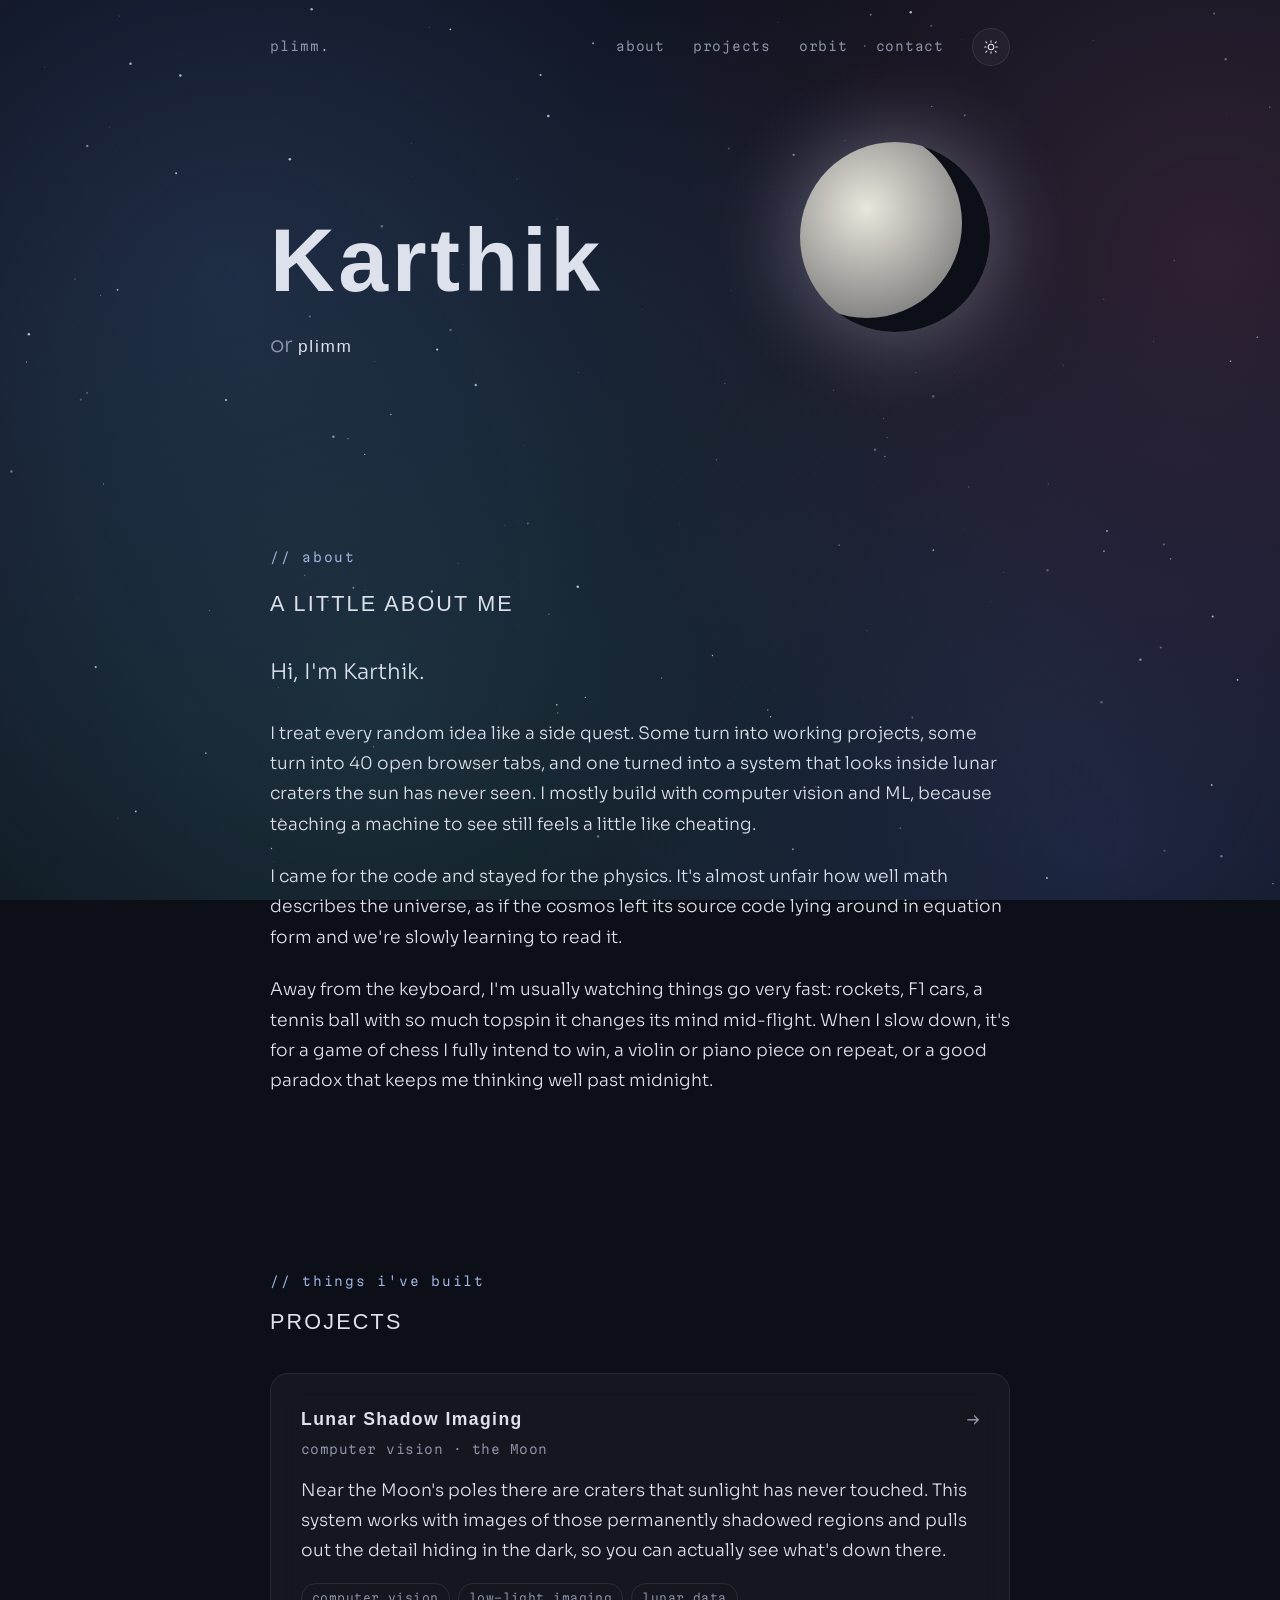
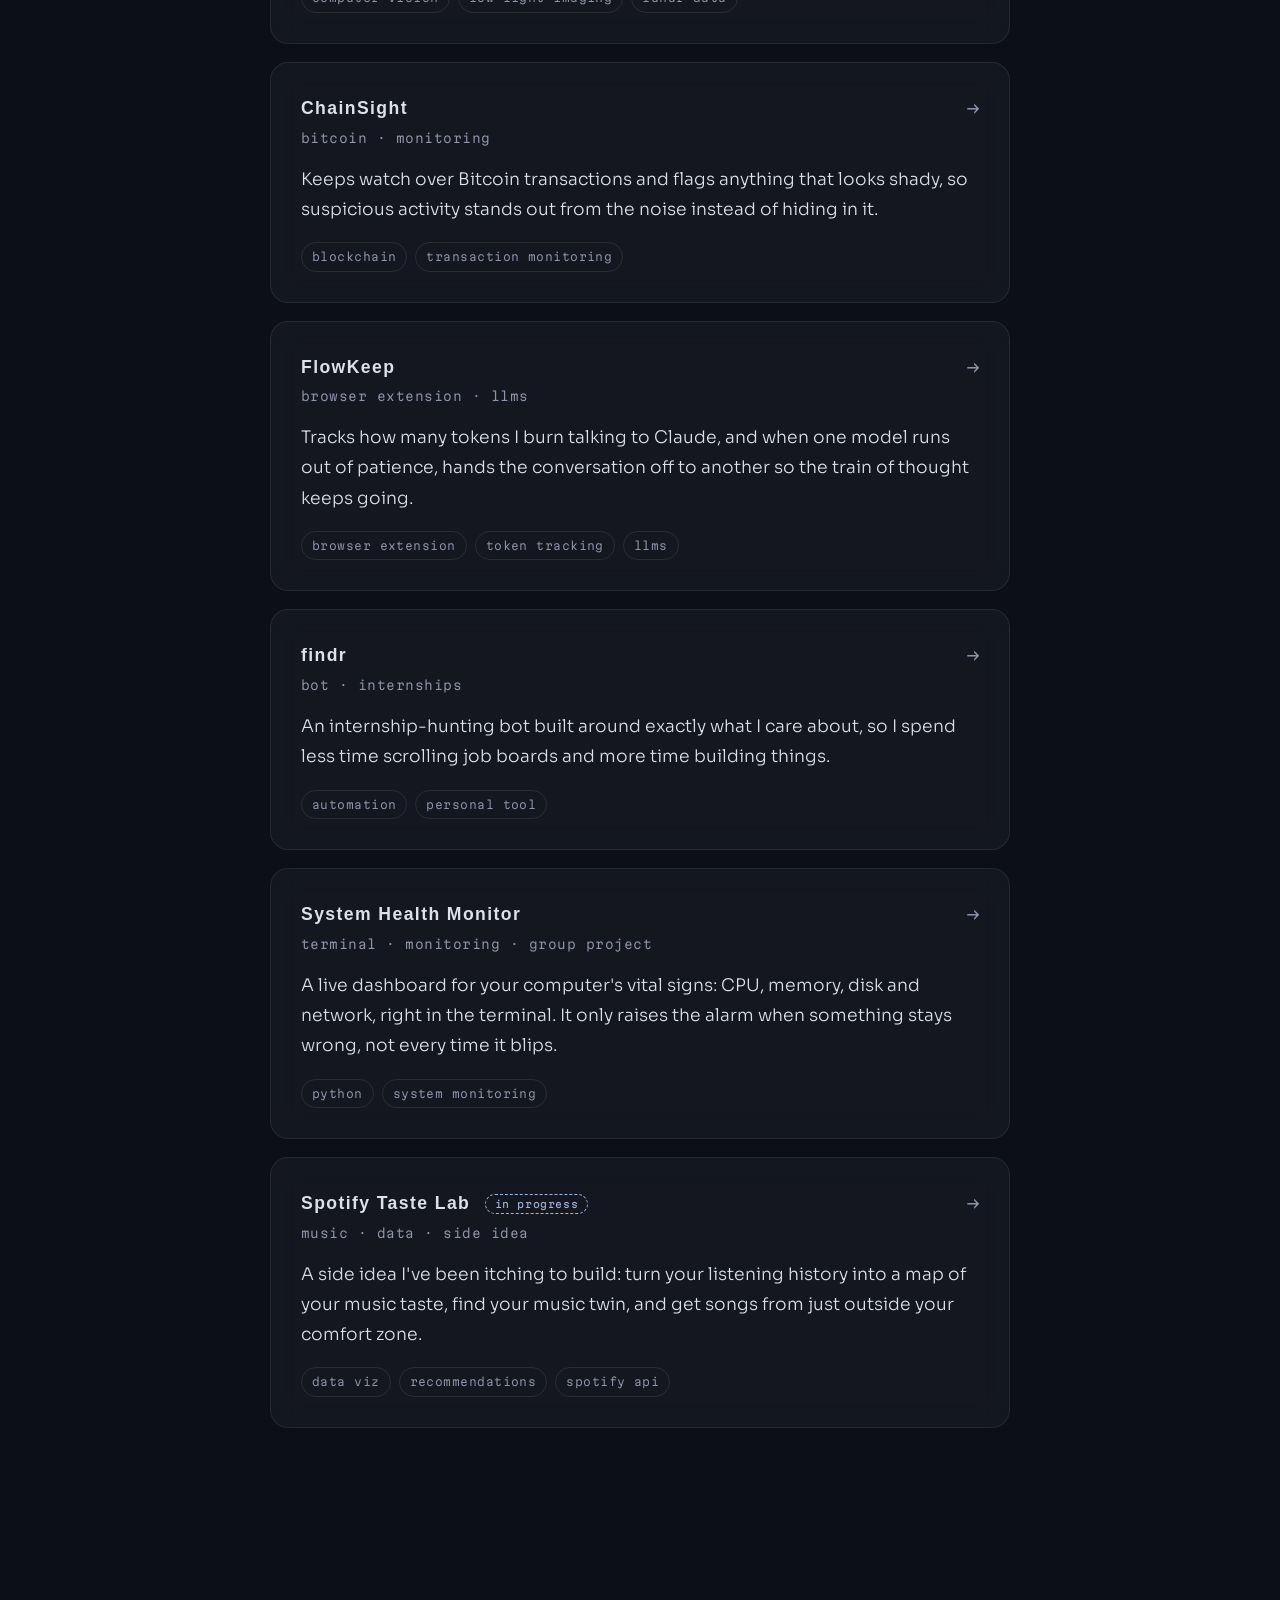
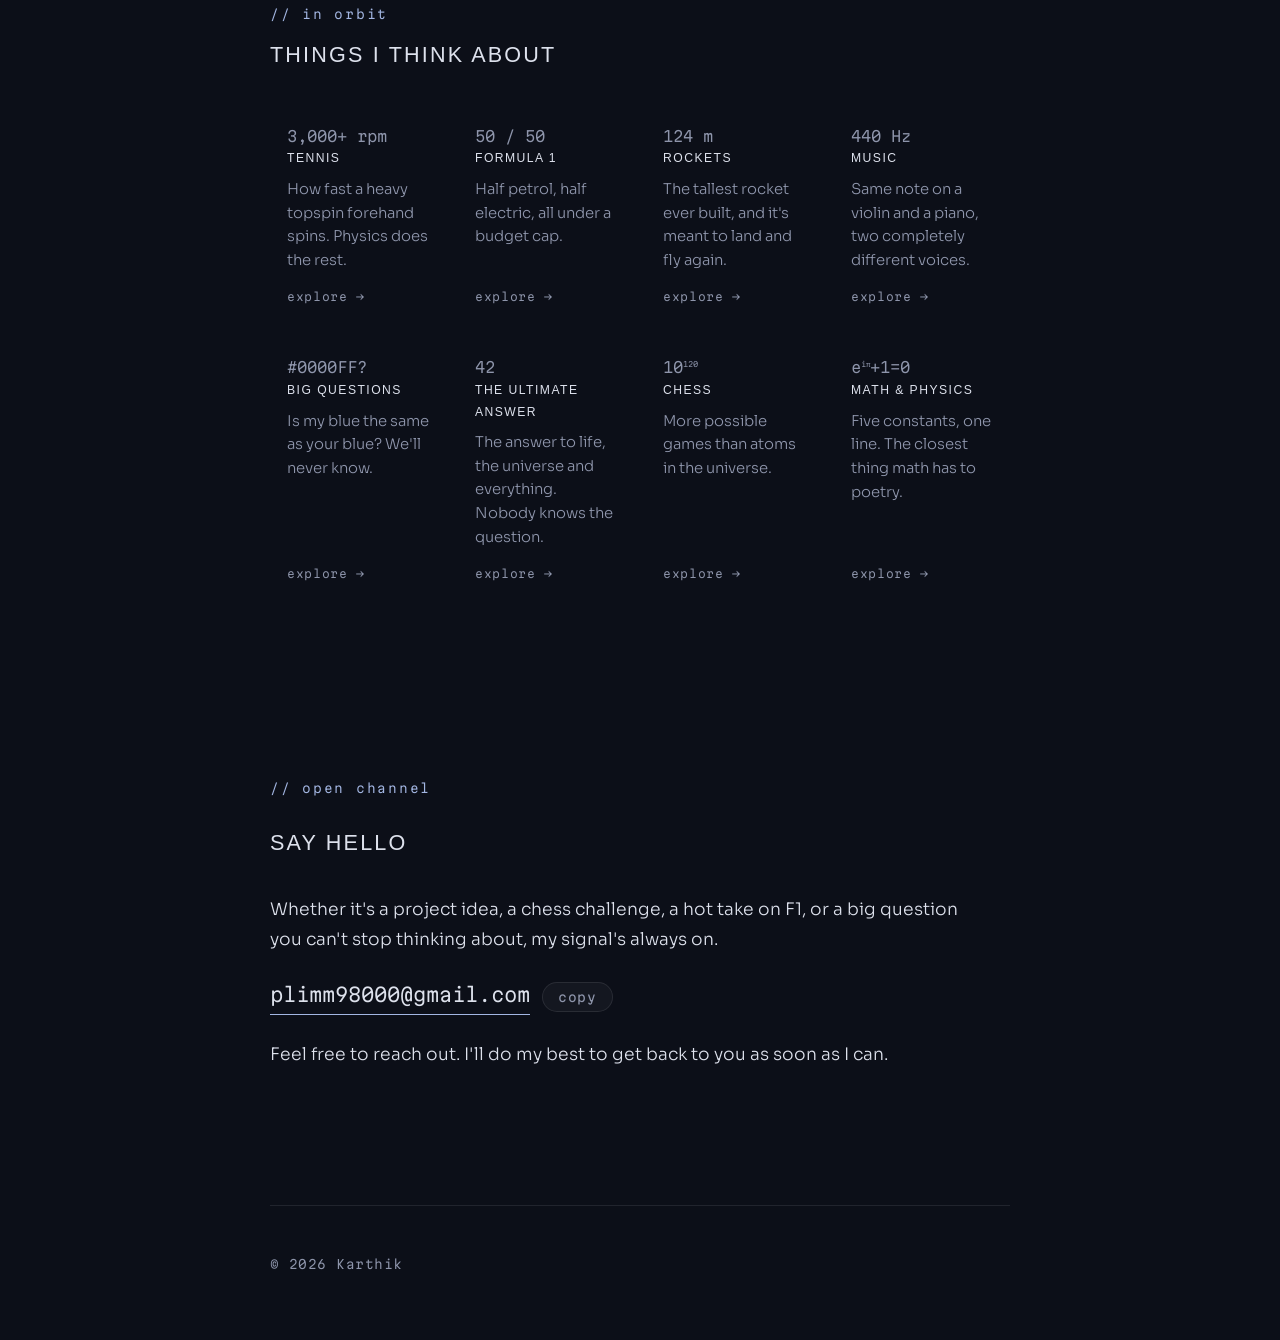
<file: index.html>
<!doctype html>
<html lang="en" data-theme="dark">
<head>
<meta charset="utf-8">
<meta name="viewport" content="width=device-width, initial-scale=1, viewport-fit=cover">
<title>Karthik · plimm</title>
<meta name="claude:viewport-fit-sides" content="cover">
<meta name="description" content="Karthik (plimm). Projects in computer vision and ML, and a few things I can't stop thinking about.">
<link rel="preconnect" href="https://fonts.googleapis.com">
<link rel="preconnect" href="https://fonts.gstatic.com" crossorigin>
<link rel="stylesheet" href="https://fonts.googleapis.com/css2?family=Syncopate:wght@400;700&family=Sora:wght@300;400;500&family=Martian+Mono:wght@300;400&display=swap">
<link rel="stylesheet" href="style.css">
</head>
<body>
<canvas id="haze" aria-hidden="true"></canvas>
<div class="wrap">
  <nav class="top" aria-label="Main">
    <a class="mark" href="#top">plimm<span>.</span></a>
    <div class="links">
      <a href="#about" class="hide-sm">about</a>
      <a href="#projects">projects</a>
      <a href="#orbit">orbit</a>
      <a href="#contact">contact</a>
      <button id="theme" type="button" aria-label="Switch to light mode">
        <svg class="i-sun" viewBox="0 0 24 24" fill="none" stroke="currentColor" stroke-width="1.6" stroke-linecap="round"><circle cx="12" cy="12" r="4.2"/><path d="M12 2.5v2.2M12 19.3v2.2M4.2 4.2l1.6 1.6M18.2 18.2l1.6 1.6M2.5 12h2.2M19.3 12h2.2M4.2 19.8l1.6-1.6M18.2 5.8l1.6-1.6"/></svg>
        <svg class="i-moon" viewBox="0 0 24 24" fill="none" stroke="currentColor" stroke-width="1.6" stroke-linecap="round" stroke-linejoin="round"><path d="M20 14.5A8 8 0 1 1 9.5 4a6.5 6.5 0 0 0 10.5 10.5z"/></svg>
      </button>
    </div>
  </nav>
<header class="hero" id="top">
    <div class="moon" aria-hidden="true"></div>
    <h1 class="name">Karthik</h1>
    <p class="aka">or <b>plimm</b></p>
  </header>

  <main>
    <section class="about prose" id="about">
      <p class="label">// about</p>
      <h2>A little about me</h2>
      <p>Hi, I'm Karthik.</p>
      <p>I treat every random idea like a side quest. Some turn into working projects, some turn into 40 open browser tabs, and one turned into a system that looks inside lunar craters the sun has never seen. I mostly build with computer vision and ML, because teaching a machine to see still feels a little like cheating.</p>
      <p>I came for the code and stayed for the physics. It's almost unfair how well math describes the universe, as if the cosmos left its source code lying around in equation form and we're slowly learning to read it.</p>
      <p>Away from the keyboard, I'm usually watching things go very fast: rockets, F1 cars, a tennis ball with so much topspin it changes its mind mid-flight. When I slow down, it's for a game of chess I fully intend to win, a violin or piano piece on repeat, or a good paradox that keeps me thinking well past midnight.</p>
    </section>

    <section id="projects">
      <p class="label">// things i've built</p>
      <h2>Projects</h2>
      <div class="projects">
        <a class="card" href="project-lunar.html">
          <span class="arrow" aria-hidden="true">&rarr;</span>
          <h3>Lunar Shadow Imaging</h3>
          <p class="kind">computer vision · the Moon</p>
          <p>Near the Moon's poles there are craters that sunlight has never touched. This system works with images of those permanently shadowed regions and pulls out the detail hiding in the dark, so you can actually see what's down there.</p>
          <ul class="tags"><li>computer vision</li><li>low-light imaging</li><li>lunar data</li></ul>
        </a>
        <a class="card" href="project-chainsight.html">
          <span class="arrow" aria-hidden="true">&rarr;</span>
          <h3>ChainSight</h3>
          <p class="kind">bitcoin · monitoring</p>
          <p>Keeps watch over Bitcoin transactions and flags anything that looks shady, so suspicious activity stands out from the noise instead of hiding in it.</p>
          <ul class="tags"><li>blockchain</li><li>transaction monitoring</li></ul>
        </a>
        <a class="card" href="project-flowkeep.html">
          <span class="arrow" aria-hidden="true">&rarr;</span>
          <h3>FlowKeep</h3>
          <p class="kind">browser extension · llms</p>
          <p>Tracks how many tokens I burn talking to Claude, and when one model runs out of patience, hands the conversation off to another so the train of thought keeps going.</p>
          <ul class="tags"><li>browser extension</li><li>token tracking</li><li>llms</li></ul>
        </a>
        <a class="card" href="project-findr.html">
          <span class="arrow" aria-hidden="true">&rarr;</span>
          <h3>findr</h3>
          <p class="kind">bot · internships</p>
          <p>An internship-hunting bot built around exactly what I care about, so I spend less time scrolling job boards and more time building things.</p>
          <ul class="tags"><li>automation</li><li>personal tool</li></ul>
        </a>
        <a class="card" href="project-health.html">
          <span class="arrow" aria-hidden="true">&rarr;</span>
          <h3>System Health Monitor</h3>
          <p class="kind">terminal · monitoring · group project</p>
          <p>A live dashboard for your computer's vital signs: CPU, memory, disk and network, right in the terminal. It only raises the alarm when something stays wrong, not every time it blips.</p>
          <ul class="tags"><li>python</li><li>system monitoring</li></ul>
        </a>
        <a class="card" href="project-tastelab.html">
          <span class="arrow" aria-hidden="true">&rarr;</span>
          <h3>Spotify Taste Lab <span class="wip">in progress</span></h3>
          <p class="kind">music · data · side idea</p>
          <p>A side idea I've been itching to build: turn your listening history into a map of your music taste, find your music twin, and get songs from just outside your comfort zone.</p>
          <ul class="tags"><li>data viz</li><li>recommendations</li><li>spotify api</li></ul>
        </a>
      </div>
    </section>

    <section id="orbit">
      <p class="label">// in orbit</p>
      <h2>Things I think about</h2>
      <div class="orbit">
        <a class="orb" href="orbit-sports.html">
          <p class="fig">3,000+ rpm</p>
          <h3>Tennis</h3>
          <p>How fast a heavy topspin forehand spins. Physics does the rest.</p>
          <span class="more">explore &rarr;</span>
        </a>
        <a class="orb" href="orbit-f1.html">
          <p class="fig">50 / 50</p>
          <h3>Formula 1</h3>
          <p>Half petrol, half electric, all under a budget cap.</p>
          <span class="more">explore &rarr;</span>
        </a>
        <a class="orb" href="orbit-space.html">
          <p class="fig">124 m</p>
          <h3>Rockets</h3>
          <p>The tallest rocket ever built, and it's meant to land and fly again.</p>
          <span class="more">explore &rarr;</span>
        </a>
        <a class="orb" href="orbit-music.html">
          <p class="fig">440 Hz</p>
          <h3>Music</h3>
          <p>Same note on a violin and a piano, two completely different voices.</p>
          <span class="more">explore &rarr;</span>
        </a>
        <a class="orb" href="orbit-questions.html#blue">
          <p class="fig">#0000FF?</p>
          <h3>Big questions</h3>
          <p>Is my blue the same as your blue? We'll never know.</p>
          <span class="more">explore &rarr;</span>
        </a>
        <a class="orb" href="orbit-questions.html#fortytwo">
          <p class="fig">42</p>
          <h3>The ultimate answer</h3>
          <p>The answer to life, the universe and everything. Nobody knows the question.</p>
          <span class="more">explore &rarr;</span>
        </a>
        <a class="orb" href="orbit-chess.html">
          <p class="fig">10<sup>120</sup></p>
          <h3>Chess</h3>
          <p>More possible games than atoms in the universe.</p>
          <span class="more">explore &rarr;</span>
        </a>
        <a class="orb" href="orbit-math.html">
          <p class="fig">e<sup>i&pi;</sup>+1=0</p>
          <h3>Math &amp; physics</h3>
          <p>Five constants, one line. The closest thing math has to poetry.</p>
          <span class="more">explore &rarr;</span>
        </a>
      </div>
    </section>

    <section class="contact" id="contact">
      <p class="label">// open channel</p>
      <h2>Say hello</h2>
      <p>Whether it's a project idea, a chess challenge, a hot take on F1, or a big question you can't stop thinking about, my signal's always on.</p>
      <div class="mail">
        <a id="email" href="mailto:plimm98000@gmail.com">plimm98000@gmail.com</a>
        <button id="copy" class="btn" type="button">copy</button>
      </div>
      <p>Feel free to reach out. I'll do my best to get back to you as soon as I can.</p>
    </section>
  </main>

  <footer>
    
    <span>&copy; 2026 Karthik</span>
  </footer>
</div>
<script src="site.js"></script>
</body>
</html>
</file>
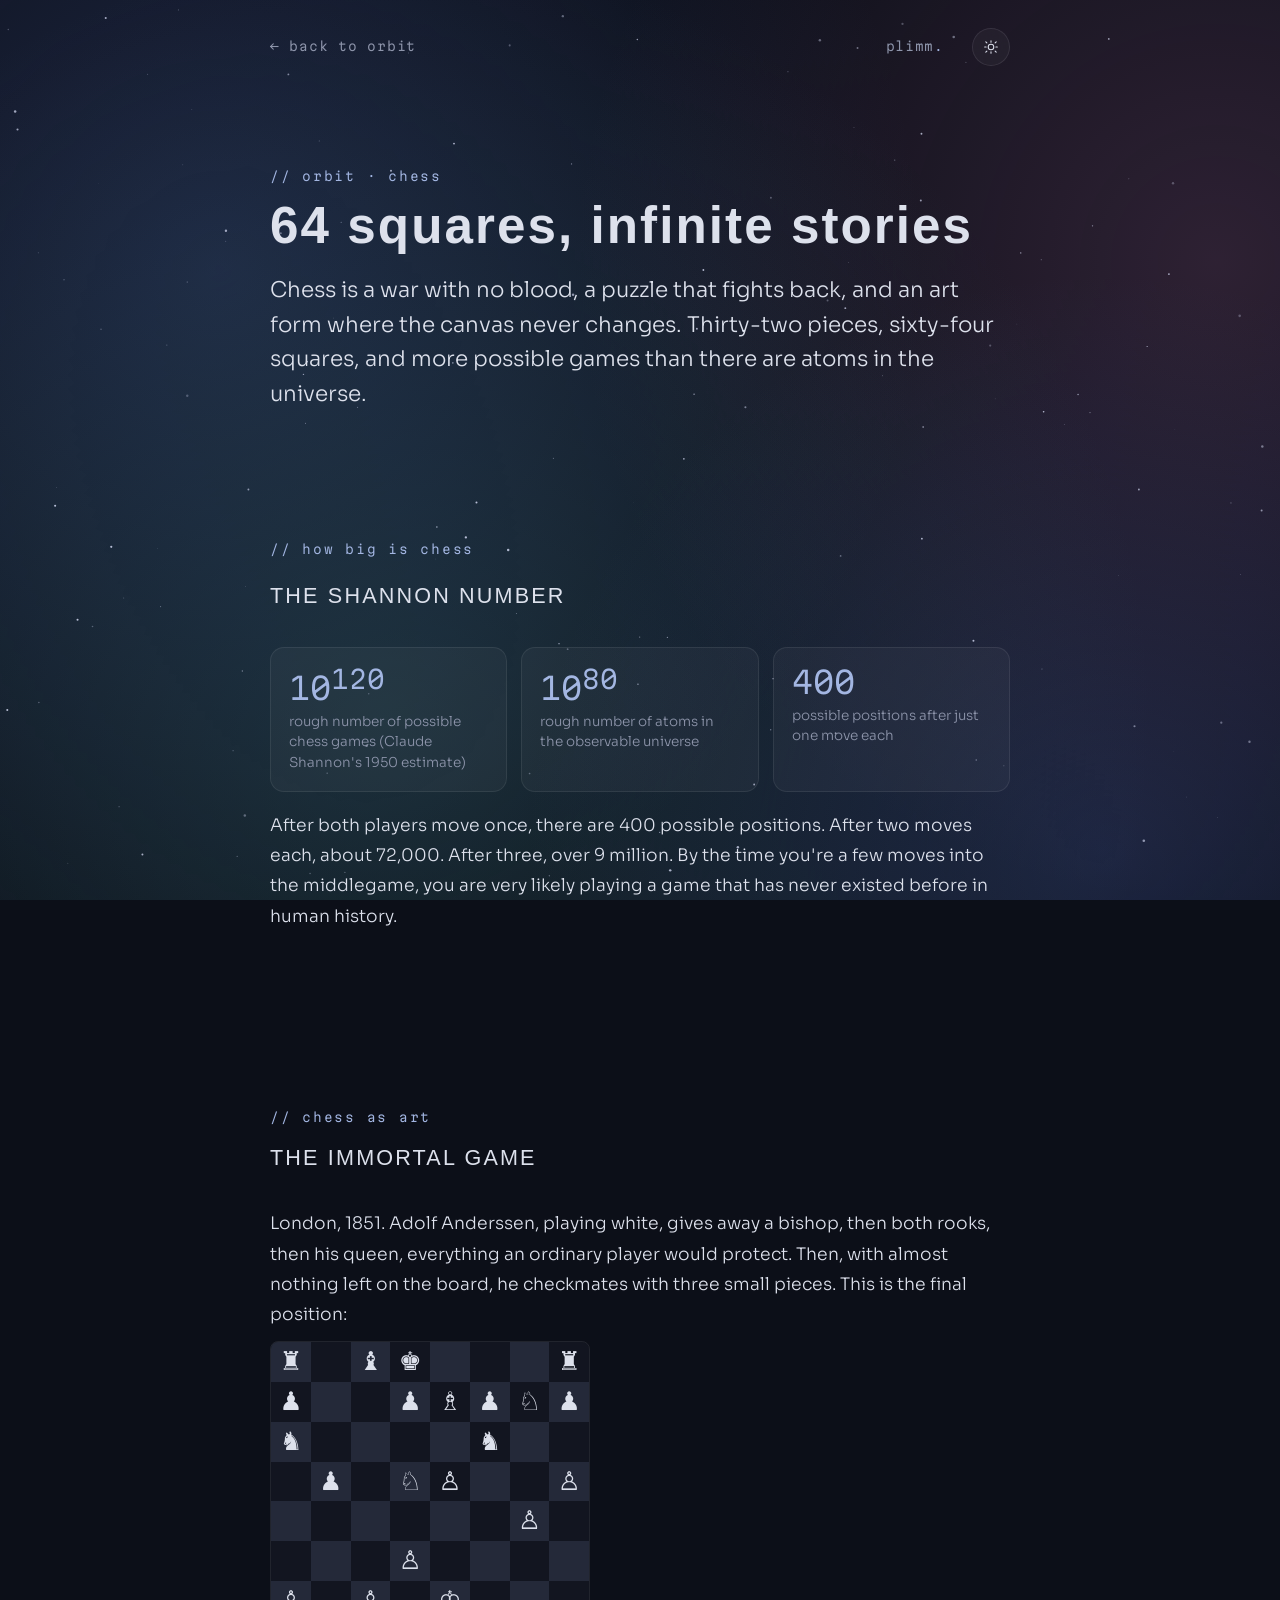
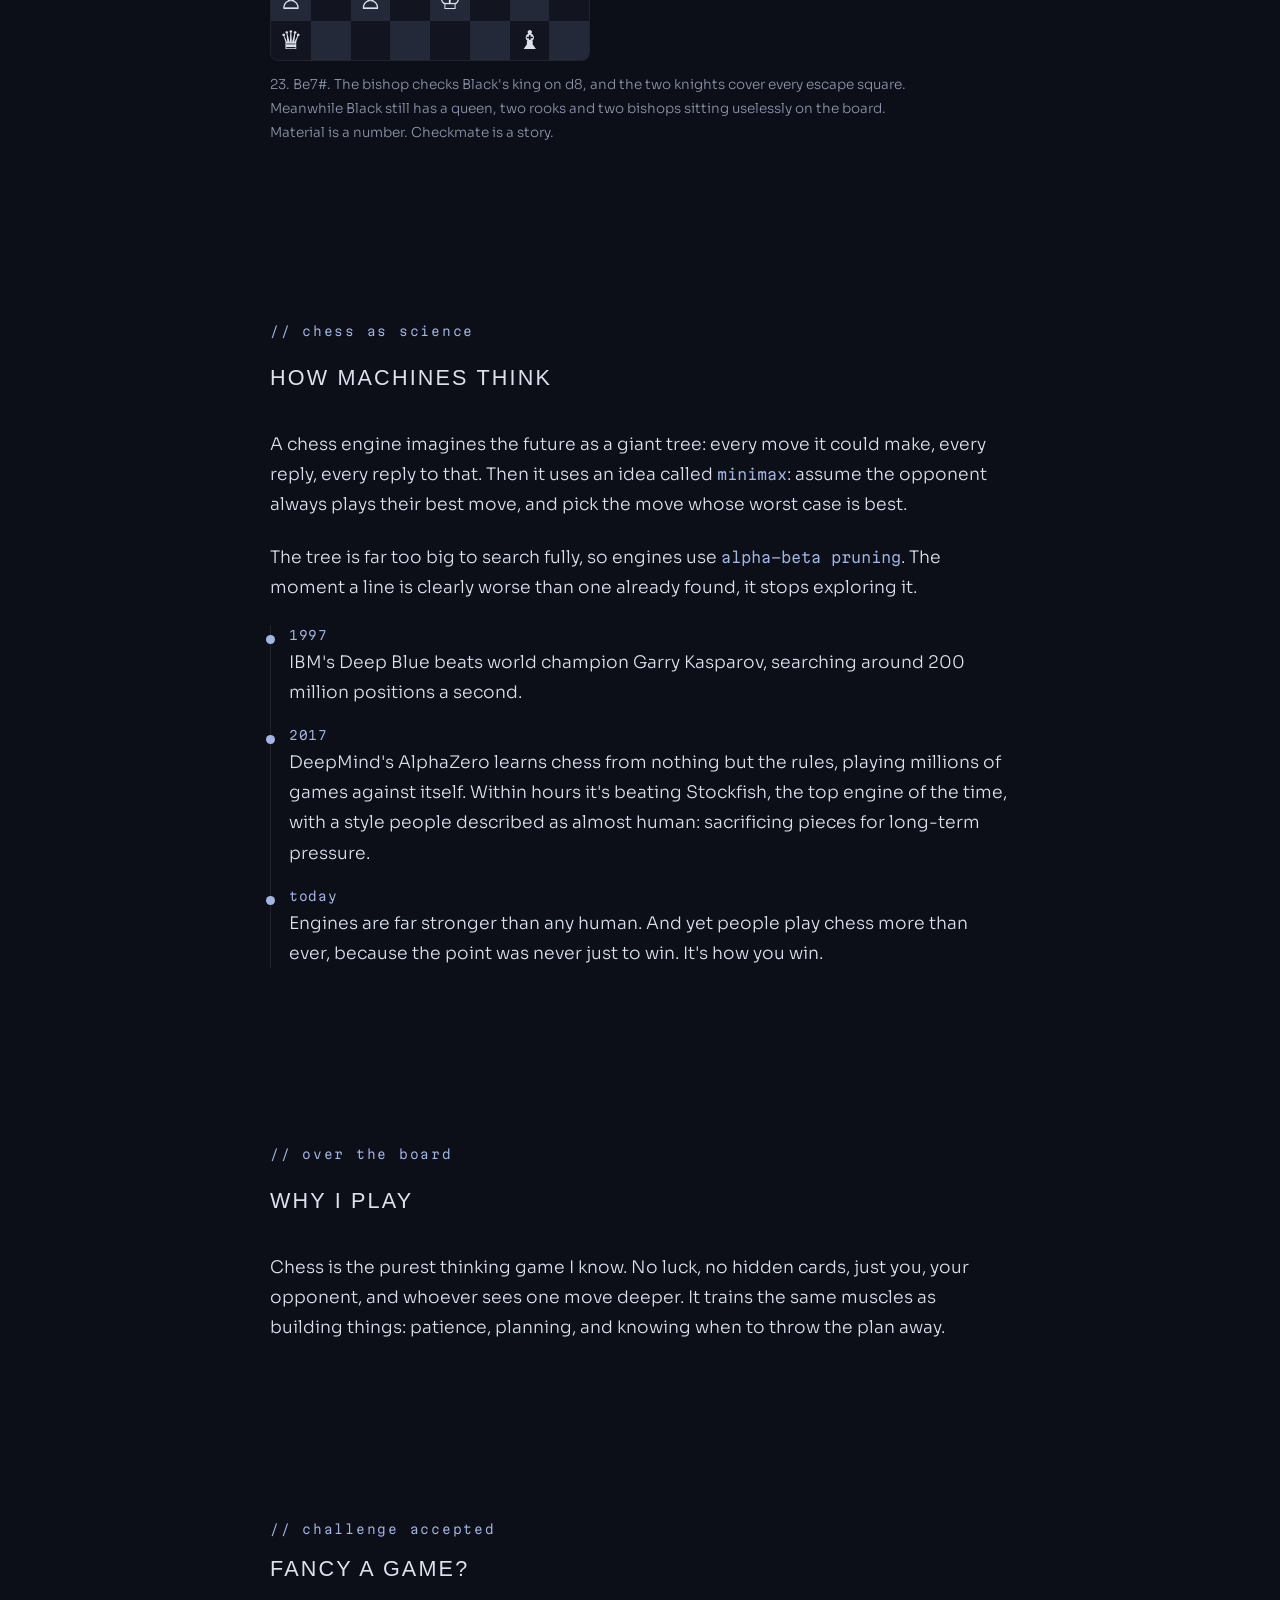
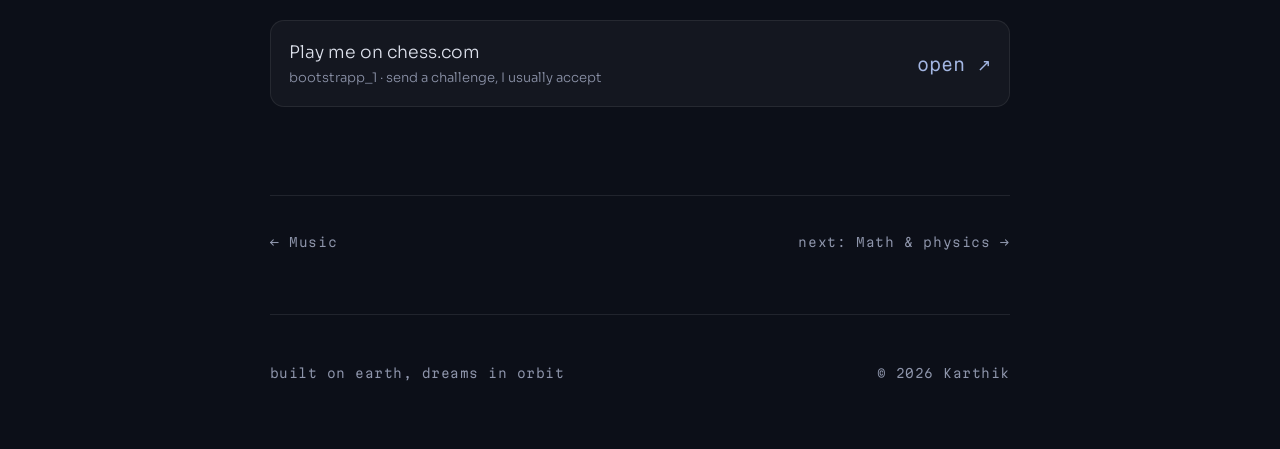
<file: orbit-chess.html>
<!doctype html>
<html lang="en" data-theme="dark">
<head>
<meta charset="utf-8">
<meta name="viewport" content="width=device-width, initial-scale=1, viewport-fit=cover">
<title>64 Squares</title>
<meta name="claude:viewport-fit-sides" content="cover">
<meta name="description" content="Chess as art and science: the Shannon number, the Immortal Game, and how engines and AlphaZero think.">
<link rel="preconnect" href="https://fonts.googleapis.com">
<link rel="preconnect" href="https://fonts.gstatic.com" crossorigin>
<link rel="stylesheet" href="https://fonts.googleapis.com/css2?family=Syncopate:wght@400;700&family=Sora:wght@300;400;500&family=Martian+Mono:wght@300;400&display=swap">
<link rel="stylesheet" href="style.css">
</head>
<body>
<canvas id="haze" aria-hidden="true"></canvas>
<div class="wrap" class="page">
  <nav class="top" aria-label="Main">
    <a class="back" href="index.html#orbit">&larr; back to orbit</a>
    <div class="links">
      <a href="index.html" class="mark">plimm<span>.</span></a>
      <button id="theme" type="button" aria-label="Switch to light mode">
        <svg class="i-sun" viewBox="0 0 24 24" fill="none" stroke="currentColor" stroke-width="1.6" stroke-linecap="round"><circle cx="12" cy="12" r="4.2"/><path d="M12 2.5v2.2M12 19.3v2.2M4.2 4.2l1.6 1.6M18.2 18.2l1.6 1.6M2.5 12h2.2M19.3 12h2.2M4.2 19.8l1.6-1.6M18.2 5.8l1.6-1.6"/></svg>
        <svg class="i-moon" viewBox="0 0 24 24" fill="none" stroke="currentColor" stroke-width="1.6" stroke-linecap="round" stroke-linejoin="round"><path d="M20 14.5A8 8 0 1 1 9.5 4a6.5 6.5 0 0 0 10.5 10.5z"/></svg>
      </button>
    </div>
  </nav>
<header class="page-head">
    <p class="label">// orbit · chess</p>
    <h1>64 squares, infinite stories</h1>
    <p class="lede">Chess is a war with no blood, a puzzle that fights back, and an art form where the canvas never changes. Thirty-two pieces, sixty-four squares, and more possible games than there are atoms in the universe.</p>
  </header>

  <main>
    <section class="prose">
      <p class="label">// how big is chess</p>
      <h2>The Shannon number</h2>
      <div class="stats">
        <div class="stat"><div class="n">10<sup>120</sup></div><div class="t">rough number of possible chess games (Claude Shannon's 1950 estimate)</div></div>
        <div class="stat"><div class="n">10<sup>80</sup></div><div class="t">rough number of atoms in the observable universe</div></div>
        <div class="stat"><div class="n">400</div><div class="t">possible positions after just one move each</div></div>
      </div>
      <p>After both players move once, there are 400 possible positions. After two moves each, about 72,000. After three, over 9 million. By the time you're a few moves into the middlegame, you are very likely playing a game that has never existed before in human history.</p>
    </section>

    <section>
      <p class="label">// chess as art</p>
      <h2>The Immortal Game</h2>
      <div class="prose">
        <p>London, 1851. Adolf Anderssen, playing white, gives away a bishop, then both rooks, then his queen, everything an ordinary player would protect. Then, with almost nothing left on the board, he checkmates with three small pieces. This is the final position:</p>
      </div>
      <div class="board" id="board" role="img" aria-label="Final position of the Immortal Game: white's bishop on e7 checkmates the black king on d8, supported by knights on d5 and g7"></div>
      <div class="prose">
        <p class="note">23. Be7#. The bishop checks Black's king on d8, and the two knights cover every escape square. Meanwhile Black still has a queen, two rooks and two bishops sitting uselessly on the board. Material is a number. Checkmate is a story.</p>
      </div>
    </section>

    <section class="prose">
      <p class="label">// chess as science</p>
      <h2>How machines think</h2>
      <p>A chess engine imagines the future as a giant tree: every move it could make, every reply, every reply to that. Then it uses an idea called <span class="term">minimax</span>: assume the opponent always plays their best move, and pick the move whose worst case is best.</p>
      <p>The tree is far too big to search fully, so engines use <span class="term">alpha-beta pruning</span>. The moment a line is clearly worse than one already found, it stops exploring it.</p>
      <ol class="timeline">
        <li><span class="yr">1997</span>IBM's Deep Blue beats world champion Garry Kasparov, searching around 200 million positions a second.</li>
        <li><span class="yr">2017</span>DeepMind's AlphaZero learns chess from nothing but the rules, playing millions of games against itself. Within hours it's beating Stockfish, the top engine of the time, with a style people described as almost human: sacrificing pieces for long-term pressure.</li>
        <li><span class="yr">today</span>Engines are far stronger than any human. And yet people play chess more than ever, because the point was never just to win. It's how you win.</li>
      </ol>
    </section>

    <section class="prose">
      <p class="label">// over the board</p>
      <h2>Why I play</h2>
      <p>Chess is the purest thinking game I know. No luck, no hidden cards, just you, your opponent, and whoever sees one move deeper. It trains the same muscles as building things: patience, planning, and knowing when to throw the plan away.</p>
    </section>

    <section>
      <p class="label">// challenge accepted</p>
      <h2>Fancy a game?</h2>
      <div class="linkrow">
        <a href="https://www.chess.com/member/bootstrapp_1" target="_blank" rel="noopener">
          <span>Play me on chess.com<small>bootstrapp_1 &middot; send a challenge, I usually accept</small></span>
          <span class="go">open &#8599;</span>
        </a>
      </div>
    </section>
  </main>

  <nav class="nextpage" aria-label="More">
    <a href="orbit-music.html">&larr; Music</a>
    <a href="orbit-math.html">next: Math &amp; physics &rarr;</a>
  </nav>

<script>
(function () {
  // Final position of Anderssen–Kieseritzky, 1851, after 23.Be7#
  var fen = 'r1bk3r/p2pBpNp/n4n2/1p1NP2P/6P1/3P4/P1P1K3/q5b1';
  var map = { K: '♔', Q: '♕', R: '♖', B: '♗', N: '♘', P: '♙', k: '♚', q: '♛', r: '♜', b: '♝', n: '♞', p: '♟' };
  var el = document.getElementById('board'), html = '';
  fen.split('/').forEach(function (row, r) {
    var c = 0;
    row.split('').forEach(function (ch) {
      if (/\d/.test(ch)) { for (var k = 0; k < +ch; k++) { html += '<div class="' + ((r + c) % 2 ? 'd' : 'l') + '"></div>'; c++; } }
      else { html += '<div class="' + ((r + c) % 2 ? 'd' : 'l') + '">' + map[ch] + '</div>'; c++; }
    });
  });
  el.innerHTML = html;
})();
</script>

  <footer>
    <span>built on earth, dreams in orbit</span>
    <span>&copy; 2026 Karthik</span>
  </footer>
</div>
<script src="site.js"></script>
</body>
</html>
</file>
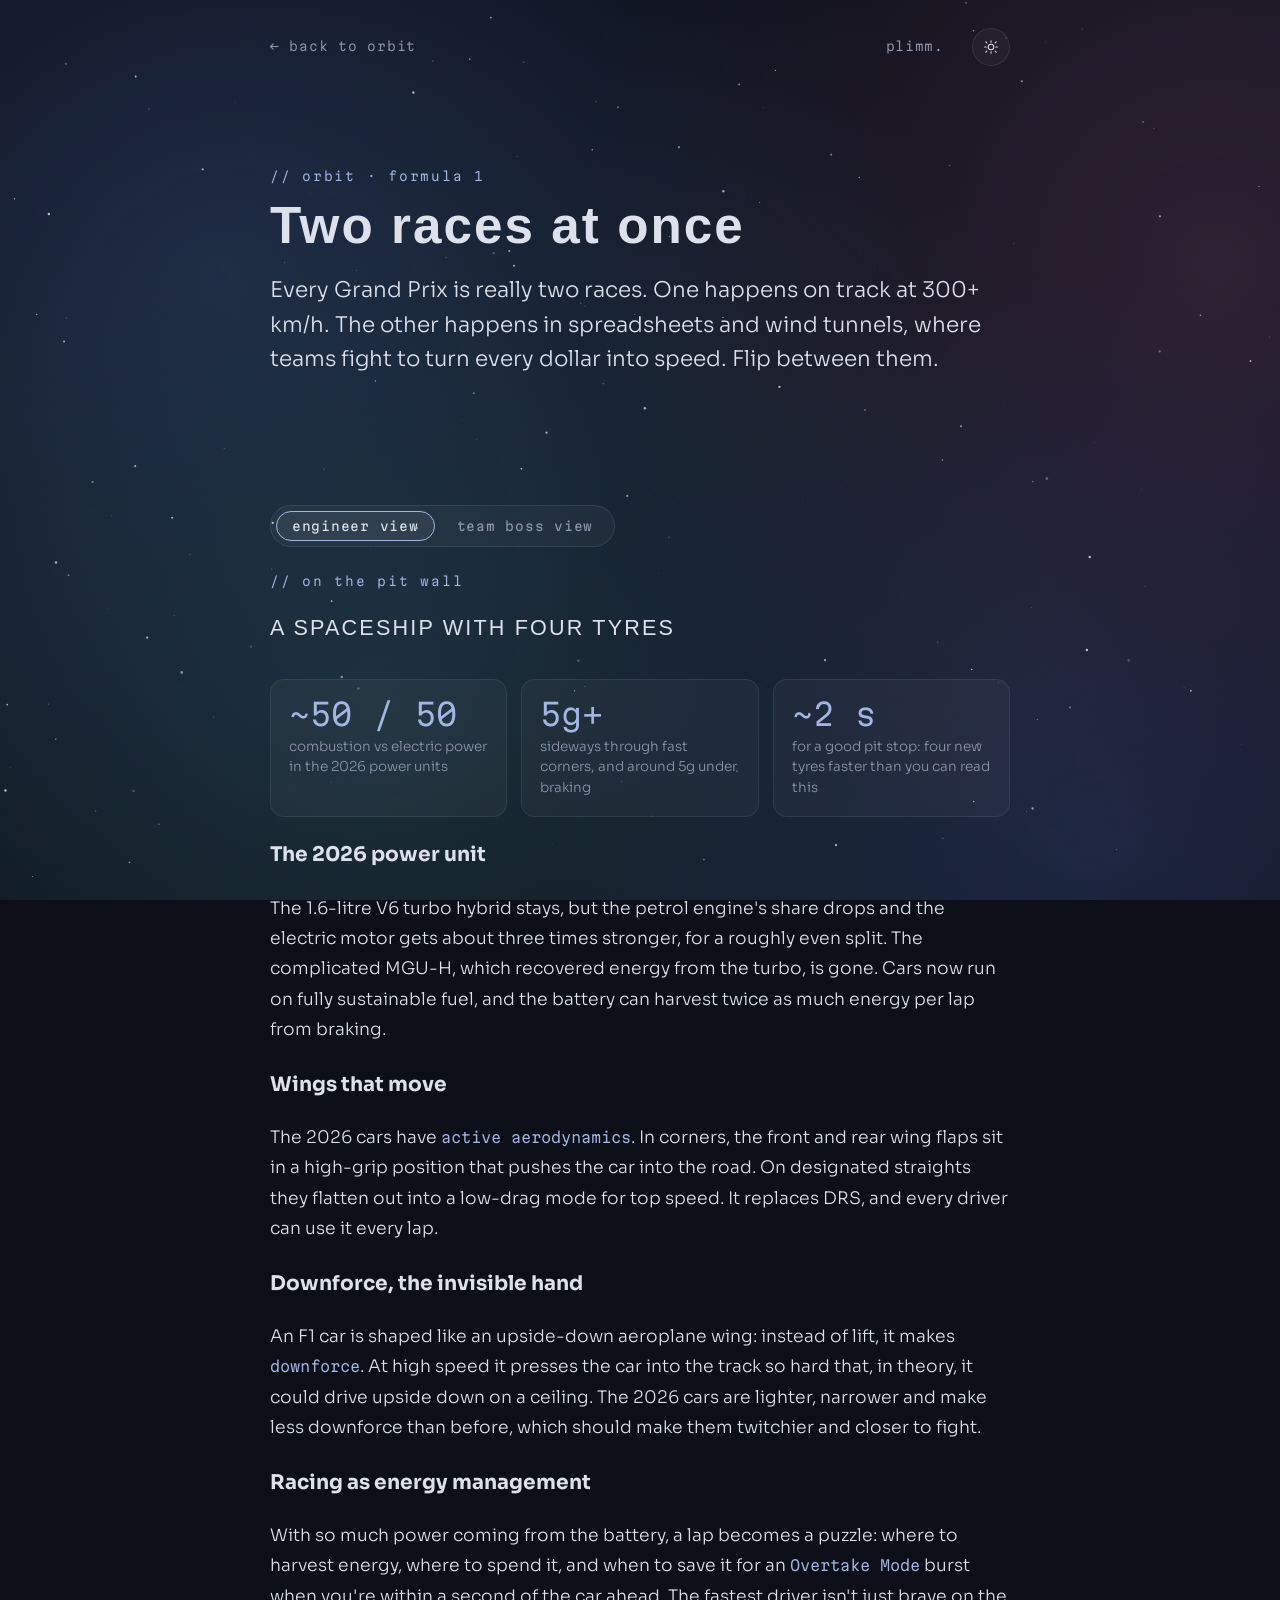
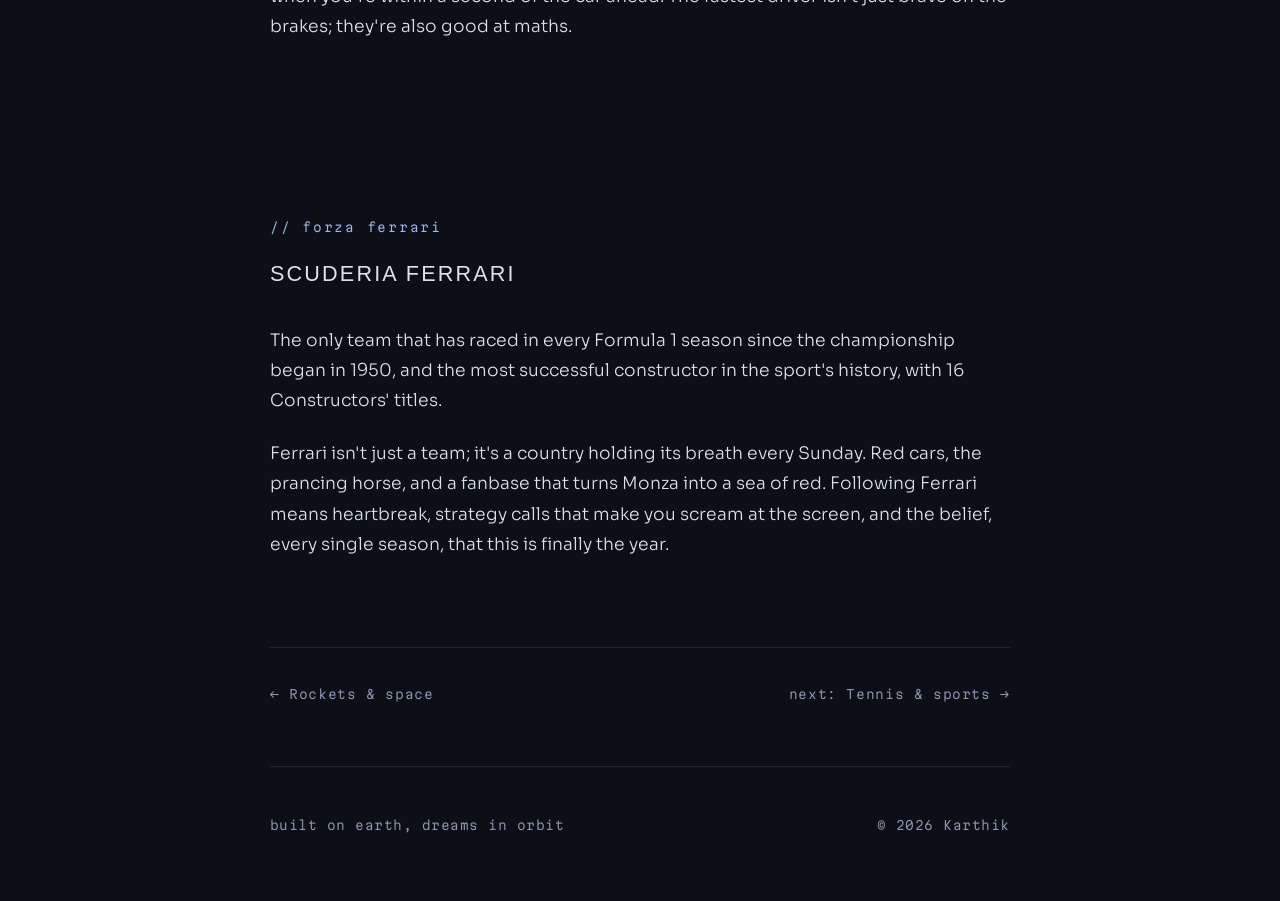
<file: orbit-f1.html>
<!doctype html>
<html lang="en" data-theme="dark">
<head>
<meta charset="utf-8">
<meta name="viewport" content="width=device-width, initial-scale=1, viewport-fit=cover">
<title>Two Races at Once</title>
<meta name="claude:viewport-fit-sides" content="cover">
<meta name="description" content="Formula 1 seen two ways: the engineering of the 2026 cars and the business of running a team under a budget cap.">
<link rel="preconnect" href="https://fonts.googleapis.com">
<link rel="preconnect" href="https://fonts.gstatic.com" crossorigin>
<link rel="stylesheet" href="https://fonts.googleapis.com/css2?family=Syncopate:wght@400;700&family=Sora:wght@300;400;500&family=Martian+Mono:wght@300;400&display=swap">
<link rel="stylesheet" href="style.css">
</head>
<body>
<canvas id="haze" aria-hidden="true"></canvas>
<div class="wrap" class="page">
  <nav class="top" aria-label="Main">
    <a class="back" href="index.html#orbit">&larr; back to orbit</a>
    <div class="links">
      <a href="index.html" class="mark">plimm<span>.</span></a>
      <button id="theme" type="button" aria-label="Switch to light mode">
        <svg class="i-sun" viewBox="0 0 24 24" fill="none" stroke="currentColor" stroke-width="1.6" stroke-linecap="round"><circle cx="12" cy="12" r="4.2"/><path d="M12 2.5v2.2M12 19.3v2.2M4.2 4.2l1.6 1.6M18.2 18.2l1.6 1.6M2.5 12h2.2M19.3 12h2.2M4.2 19.8l1.6-1.6M18.2 5.8l1.6-1.6"/></svg>
        <svg class="i-moon" viewBox="0 0 24 24" fill="none" stroke="currentColor" stroke-width="1.6" stroke-linecap="round" stroke-linejoin="round"><path d="M20 14.5A8 8 0 1 1 9.5 4a6.5 6.5 0 0 0 10.5 10.5z"/></svg>
      </button>
    </div>
  </nav>
<header class="page-head">
    <p class="label">// orbit · formula 1</p>
    <h1>Two races at once</h1>
    <p class="lede">Every Grand Prix is really two races. One happens on track at 300+ km/h. The other happens in spreadsheets and wind tunnels, where teams fight to turn every dollar into speed. Flip between them.</p>
  </header>

  <main>
    <section>
      <div class="toggle" role="group" aria-label="Choose a view">
        <button class="btn" type="button" data-show="eng" aria-pressed="true">engineer view</button>
        <button class="btn" type="button" data-show="boss" aria-pressed="false">team boss view</button>
      </div>

      <div id="eng" class="prose">
        <p class="label">// on the pit wall</p>
        <h2>A spaceship with four tyres</h2>
        <div class="stats">
          <div class="stat"><div class="n">~50 / 50</div><div class="t">combustion vs electric power in the 2026 power units</div></div>
          <div class="stat"><div class="n">5g+</div><div class="t">sideways through fast corners, and around 5g under braking</div></div>
          <div class="stat"><div class="n">~2 s</div><div class="t">for a good pit stop: four new tyres faster than you can read this</div></div>
        </div>
        <h3>The 2026 power unit</h3>
        <p>The 1.6-litre V6 turbo hybrid stays, but the petrol engine's share drops and the electric motor gets about three times stronger, for a roughly even split. The complicated MGU-H, which recovered energy from the turbo, is gone. Cars now run on fully sustainable fuel, and the battery can harvest twice as much energy per lap from braking.</p>
        <h3>Wings that move</h3>
        <p>The 2026 cars have <span class="term">active aerodynamics</span>. In corners, the front and rear wing flaps sit in a high-grip position that pushes the car into the road. On designated straights they flatten out into a low-drag mode for top speed. It replaces DRS, and every driver can use it every lap.</p>
        <h3>Downforce, the invisible hand</h3>
        <p>An F1 car is shaped like an upside-down aeroplane wing: instead of lift, it makes <span class="term">downforce</span>. At high speed it presses the car into the track so hard that, in theory, it could drive upside down on a ceiling. The 2026 cars are lighter, narrower and make less downforce than before, which should make them twitchier and closer to fight.</p>
        <h3>Racing as energy management</h3>
        <p>With so much power coming from the battery, a lap becomes a puzzle: where to harvest energy, where to spend it, and when to save it for an <span class="term">Overtake Mode</span> burst when you're within a second of the car ahead. The fastest driver isn't just brave on the brakes; they're also good at maths.</p>
      </div>

      <div id="boss" class="prose" hidden>
        <p class="label">// in the boardroom</p>
        <h2>The fastest car per dollar</h2>
        <div class="stats">
          <div class="stat"><div class="n">$215M</div><div class="t">2026 cost cap per team, up from $135M after an accounting reset</div></div>
          <div class="stat"><div class="n">11 teams</div><div class="t">fighting over prize money paid by championship position</div></div>
          <div class="stat"><div class="n">0.1 s</div><div class="t">a lap can be worth millions in prize money and sponsor value</div></div>
        </div>
        <h3>The budget cap</h3>
        <p>Before 2021, the richest teams simply outspent everyone. Now there's a <span class="term">cost cap</span> on what teams can spend on making the car fast: design, R&amp;D, parts, upgrades. The jump to $215M in 2026 is mostly bookkeeping. Things that used to sit outside the cap, like factory equipment, now count inside it.</p>
        <p>Some things are left out entirely: driver salaries, the three highest-paid staff, marketing, and travel. So a team boss's real job is deciding where each dollar buys the most lap time. Is it a new floor, a better simulator, or one more engineer?</p>
        <h3>Where the money comes from</h3>
        <ul class="dots">
          <li><b>Prize money</b> from the sport's commercial revenue, paid out by where you finish in the Constructors' Championship. Every position is worth millions.</li>
          <li><b>Sponsors</b> who pay to put their name on a car that hundreds of millions of people watch.</li>
          <li><b>Team value.</b> F1 teams used to lose money. Under the cap, with spending controlled, they're now some of the most valuable sports franchises in the world.</li>
        </ul>
        <h3>Engineering meets economics</h3>
        <p>With spending capped, F1 has become an optimisation problem with a budget constraint. The winners are the teams that spend smartest, not the ones that spend most. That's the part I find most interesting: it's research, engineering and strategy all fighting over the same finite pile of money.</p>
      </div>
    </section>

    <section class="prose">
      <p class="label">// forza ferrari</p>
      <h2>Scuderia Ferrari</h2>
      <p>The only team that has raced in every Formula 1 season since the championship began in 1950, and the most successful constructor in the sport's history, with 16 Constructors' titles.</p>
      <p>Ferrari isn't just a team; it's a country holding its breath every Sunday. Red cars, the prancing horse, and a fanbase that turns Monza into a sea of red. Following Ferrari means heartbreak, strategy calls that make you scream at the screen, and the belief, every single season, that this is finally the year.</p>
    </section>
  </main>

  <nav class="nextpage" aria-label="More">
    <a href="orbit-space.html">&larr; Rockets &amp; space</a>
    <a href="orbit-sports.html">next: Tennis &amp; sports &rarr;</a>
  </nav>

  <footer>
    <span>built on earth, dreams in orbit</span>
    <span>&copy; 2026 Karthik</span>
  </footer>
</div>
<script src="site.js"></script>
</body>
</html>
</file>
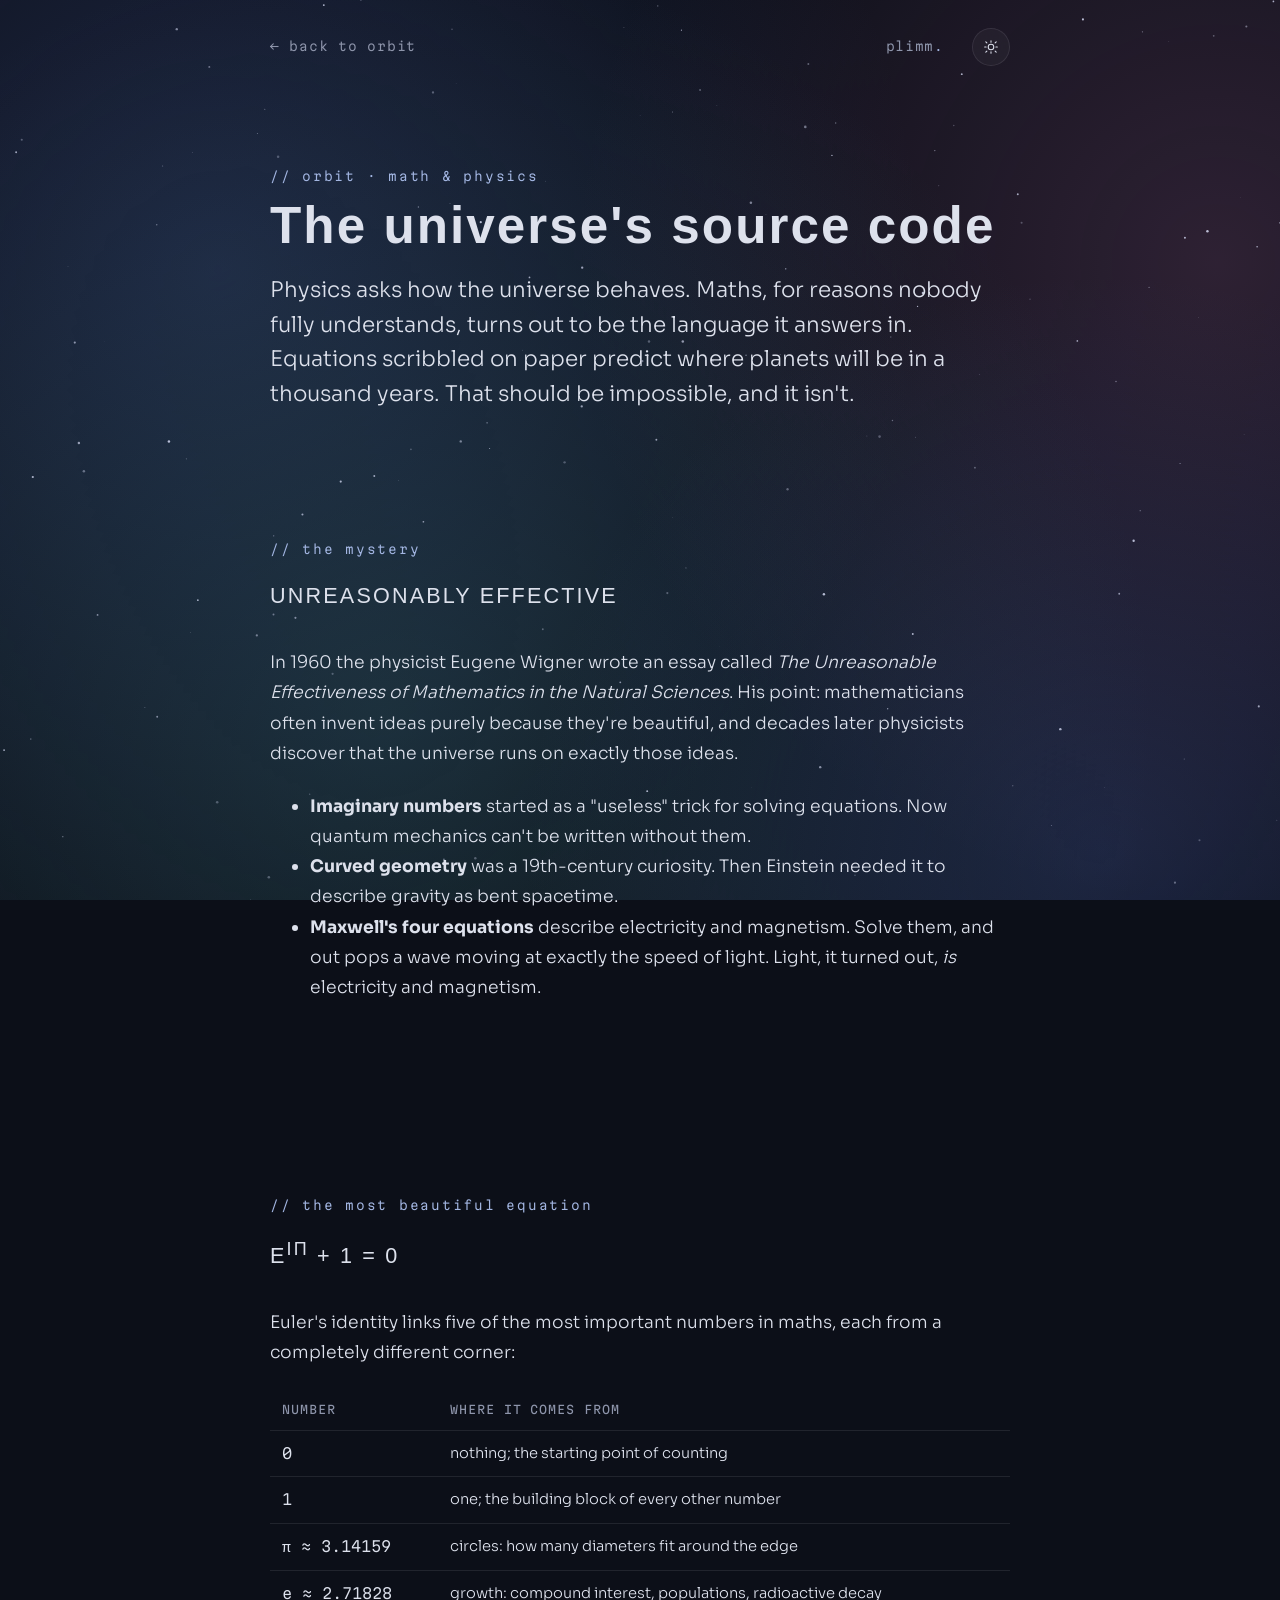
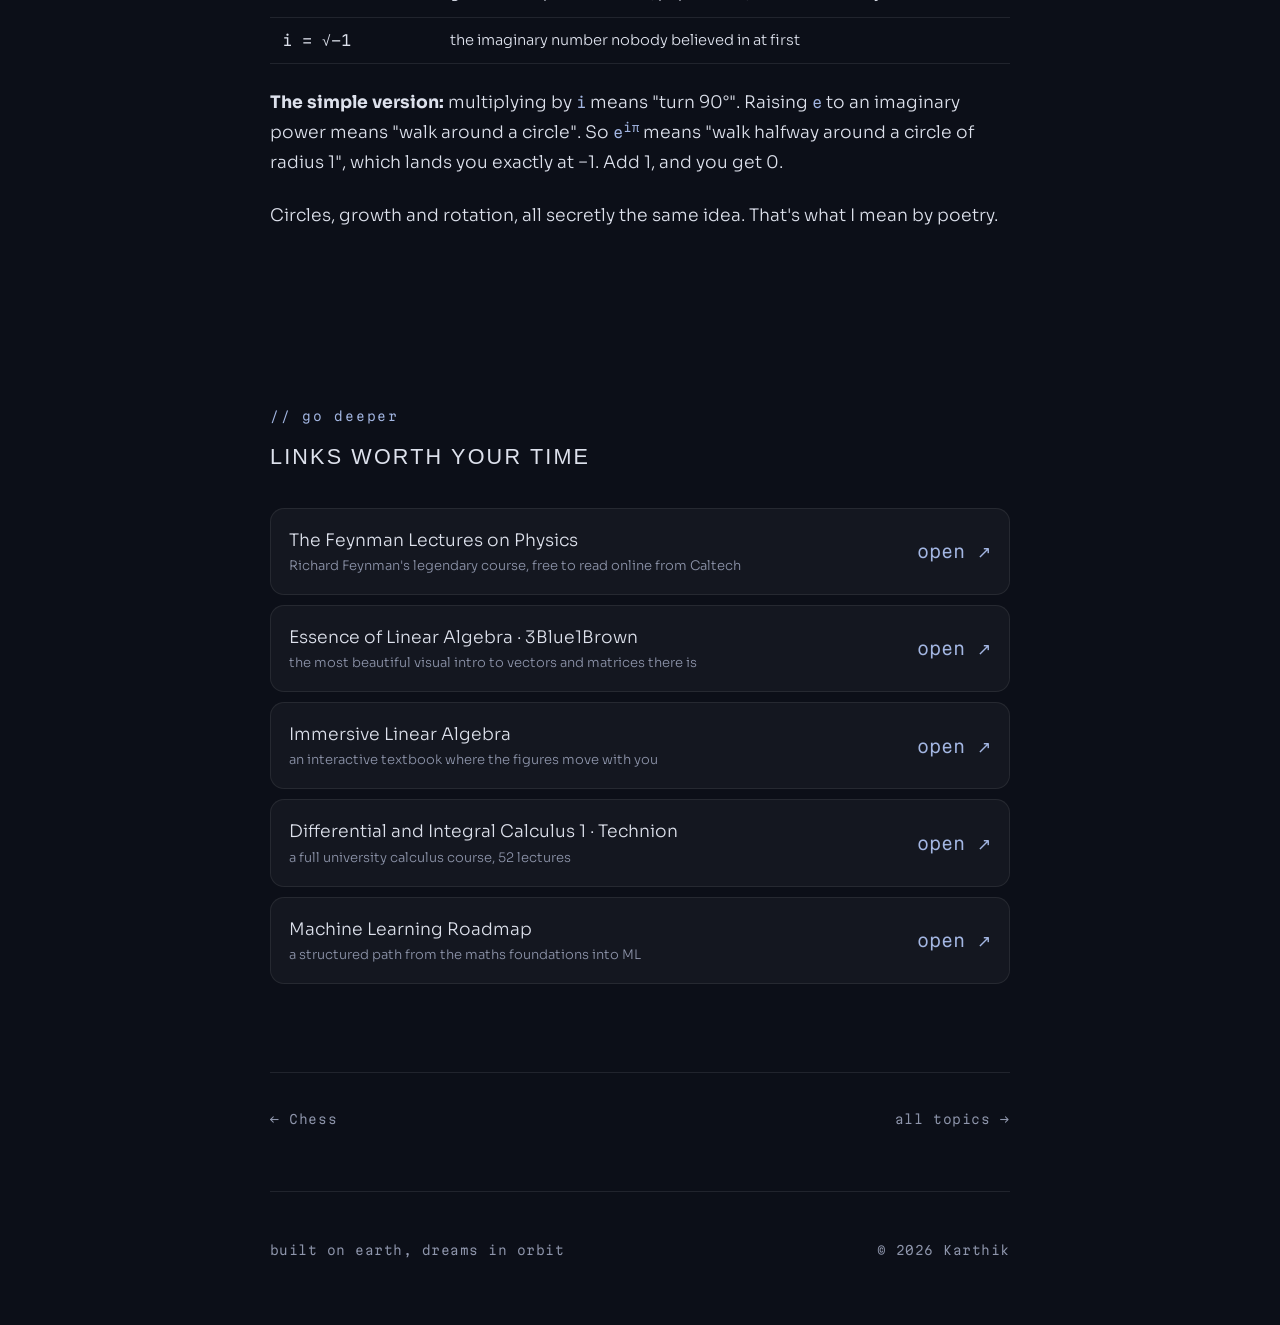
<file: orbit-math.html>
<!doctype html>
<html lang="en" data-theme="dark">
<head>
<meta charset="utf-8">
<meta name="viewport" content="width=device-width, initial-scale=1, viewport-fit=cover">
<title>The Universe's Source Code</title>
<meta name="claude:viewport-fit-sides" content="cover">
<meta name="description" content="Why maths describes the universe so well, Euler's identity explained simply, and links worth your time.">
<link rel="preconnect" href="https://fonts.googleapis.com">
<link rel="preconnect" href="https://fonts.gstatic.com" crossorigin>
<link rel="stylesheet" href="https://fonts.googleapis.com/css2?family=Syncopate:wght@400;700&family=Sora:wght@300;400;500&family=Martian+Mono:wght@300;400&display=swap">
<link rel="stylesheet" href="style.css">
</head>
<body>
<canvas id="haze" aria-hidden="true"></canvas>
<div class="wrap" class="page">
  <nav class="top" aria-label="Main">
    <a class="back" href="index.html#orbit">&larr; back to orbit</a>
    <div class="links">
      <a href="index.html" class="mark">plimm<span>.</span></a>
      <button id="theme" type="button" aria-label="Switch to light mode">
        <svg class="i-sun" viewBox="0 0 24 24" fill="none" stroke="currentColor" stroke-width="1.6" stroke-linecap="round"><circle cx="12" cy="12" r="4.2"/><path d="M12 2.5v2.2M12 19.3v2.2M4.2 4.2l1.6 1.6M18.2 18.2l1.6 1.6M2.5 12h2.2M19.3 12h2.2M4.2 19.8l1.6-1.6M18.2 5.8l1.6-1.6"/></svg>
        <svg class="i-moon" viewBox="0 0 24 24" fill="none" stroke="currentColor" stroke-width="1.6" stroke-linecap="round" stroke-linejoin="round"><path d="M20 14.5A8 8 0 1 1 9.5 4a6.5 6.5 0 0 0 10.5 10.5z"/></svg>
      </button>
    </div>
  </nav>
<header class="page-head">
    <p class="label">// orbit · math &amp; physics</p>
    <h1>The universe's source code</h1>
    <p class="lede">Physics asks how the universe behaves. Maths, for reasons nobody fully understands, turns out to be the language it answers in. Equations scribbled on paper predict where planets will be in a thousand years. That should be impossible, and it isn't.</p>
  </header>

  <main>
    <section class="prose">
      <p class="label">// the mystery</p>
      <h2>Unreasonably effective</h2>
      <p>In 1960 the physicist Eugene Wigner wrote an essay called <em>The Unreasonable Effectiveness of Mathematics in the Natural Sciences</em>. His point: mathematicians often invent ideas purely because they're beautiful, and decades later physicists discover that the universe runs on exactly those ideas.</p>
      <ul class="dots">
        <li><b>Imaginary numbers</b> started as a "useless" trick for solving equations. Now quantum mechanics can't be written without them.</li>
        <li><b>Curved geometry</b> was a 19th-century curiosity. Then Einstein needed it to describe gravity as bent spacetime.</li>
        <li><b>Maxwell's four equations</b> describe electricity and magnetism. Solve them, and out pops a wave moving at exactly the speed of light. Light, it turned out, <em>is</em> electricity and magnetism.</li>
      </ul>
    </section>

    <section class="prose">
      <p class="label">// the most beautiful equation</p>
      <h2>e<sup>i&pi;</sup> + 1 = 0</h2>
      <p>Euler's identity links five of the most important numbers in maths, each from a completely different corner:</p>
      <div class="tablewrap">
        <table>
          <thead><tr><th>number</th><th>where it comes from</th></tr></thead>
          <tbody>
            <tr><td class="num">0</td><td>nothing; the starting point of counting</td></tr>
            <tr><td class="num">1</td><td>one; the building block of every other number</td></tr>
            <tr><td class="num">&pi; &asymp; 3.14159</td><td>circles: how many diameters fit around the edge</td></tr>
            <tr><td class="num">e &asymp; 2.71828</td><td>growth: compound interest, populations, radioactive decay</td></tr>
            <tr><td class="num">i = &radic;&minus;1</td><td>the imaginary number nobody believed in at first</td></tr>
          </tbody>
        </table>
      </div>
      <p><b>The simple version:</b> multiplying by <span class="term">i</span> means "turn 90&deg;". Raising <span class="term">e</span> to an imaginary power means "walk around a circle". So <span class="term">e<sup>i&pi;</sup></span> means "walk halfway around a circle of radius 1", which lands you exactly at &minus;1. Add 1, and you get 0.</p>
      <p>Circles, growth and rotation, all secretly the same idea. That's what I mean by poetry.</p>
    </section>


    <section>
      <p class="label">// go deeper</p>
      <h2>Links worth your time</h2>
      <div class="linkrow">
        <a href="https://www.feynmanlectures.caltech.edu/" target="_blank" rel="noopener">
          <span>The Feynman Lectures on Physics<small>Richard Feynman's legendary course, free to read online from Caltech</small></span>
          <span class="go">open &#8599;</span>
        </a>
        <a href="https://www.youtube.com/playlist?list=PLZHQObOWTQDPD3MizzM2xVFitgF8hE_ab" target="_blank" rel="noopener">
          <span>Essence of Linear Algebra &middot; 3Blue1Brown<small>the most beautiful visual intro to vectors and matrices there is</small></span>
          <span class="go">open &#8599;</span>
        </a>
        <a href="https://immersivemath.com/ila/index.html" target="_blank" rel="noopener">
          <span>Immersive Linear Algebra<small>an interactive textbook where the figures move with you</small></span>
          <span class="go">open &#8599;</span>
        </a>
        <a href="https://www.youtube.com/playlist?list=PLW3u28VuDAHJymExTBCNnaI6TymzRGsUV" target="_blank" rel="noopener">
          <span>Differential and Integral Calculus 1 &middot; Technion<small>a full university calculus course, 52 lectures</small></span>
          <span class="go">open &#8599;</span>
        </a>
        <a href="https://rentry.org/machine-learning-roadmap" target="_blank" rel="noopener">
          <span>Machine Learning Roadmap<small>a structured path from the maths foundations into ML</small></span>
          <span class="go">open &#8599;</span>
        </a>
      </div>
    </section>
  </main>

  <nav class="nextpage" aria-label="More">
    <a href="orbit-chess.html">&larr; Chess</a>
    <a href="index.html#orbit">all topics &rarr;</a>
  </nav>

  <footer>
    <span>built on earth, dreams in orbit</span>
    <span>&copy; 2026 Karthik</span>
  </footer>
</div>
<script src="site.js"></script>
</body>
</html>
</file>
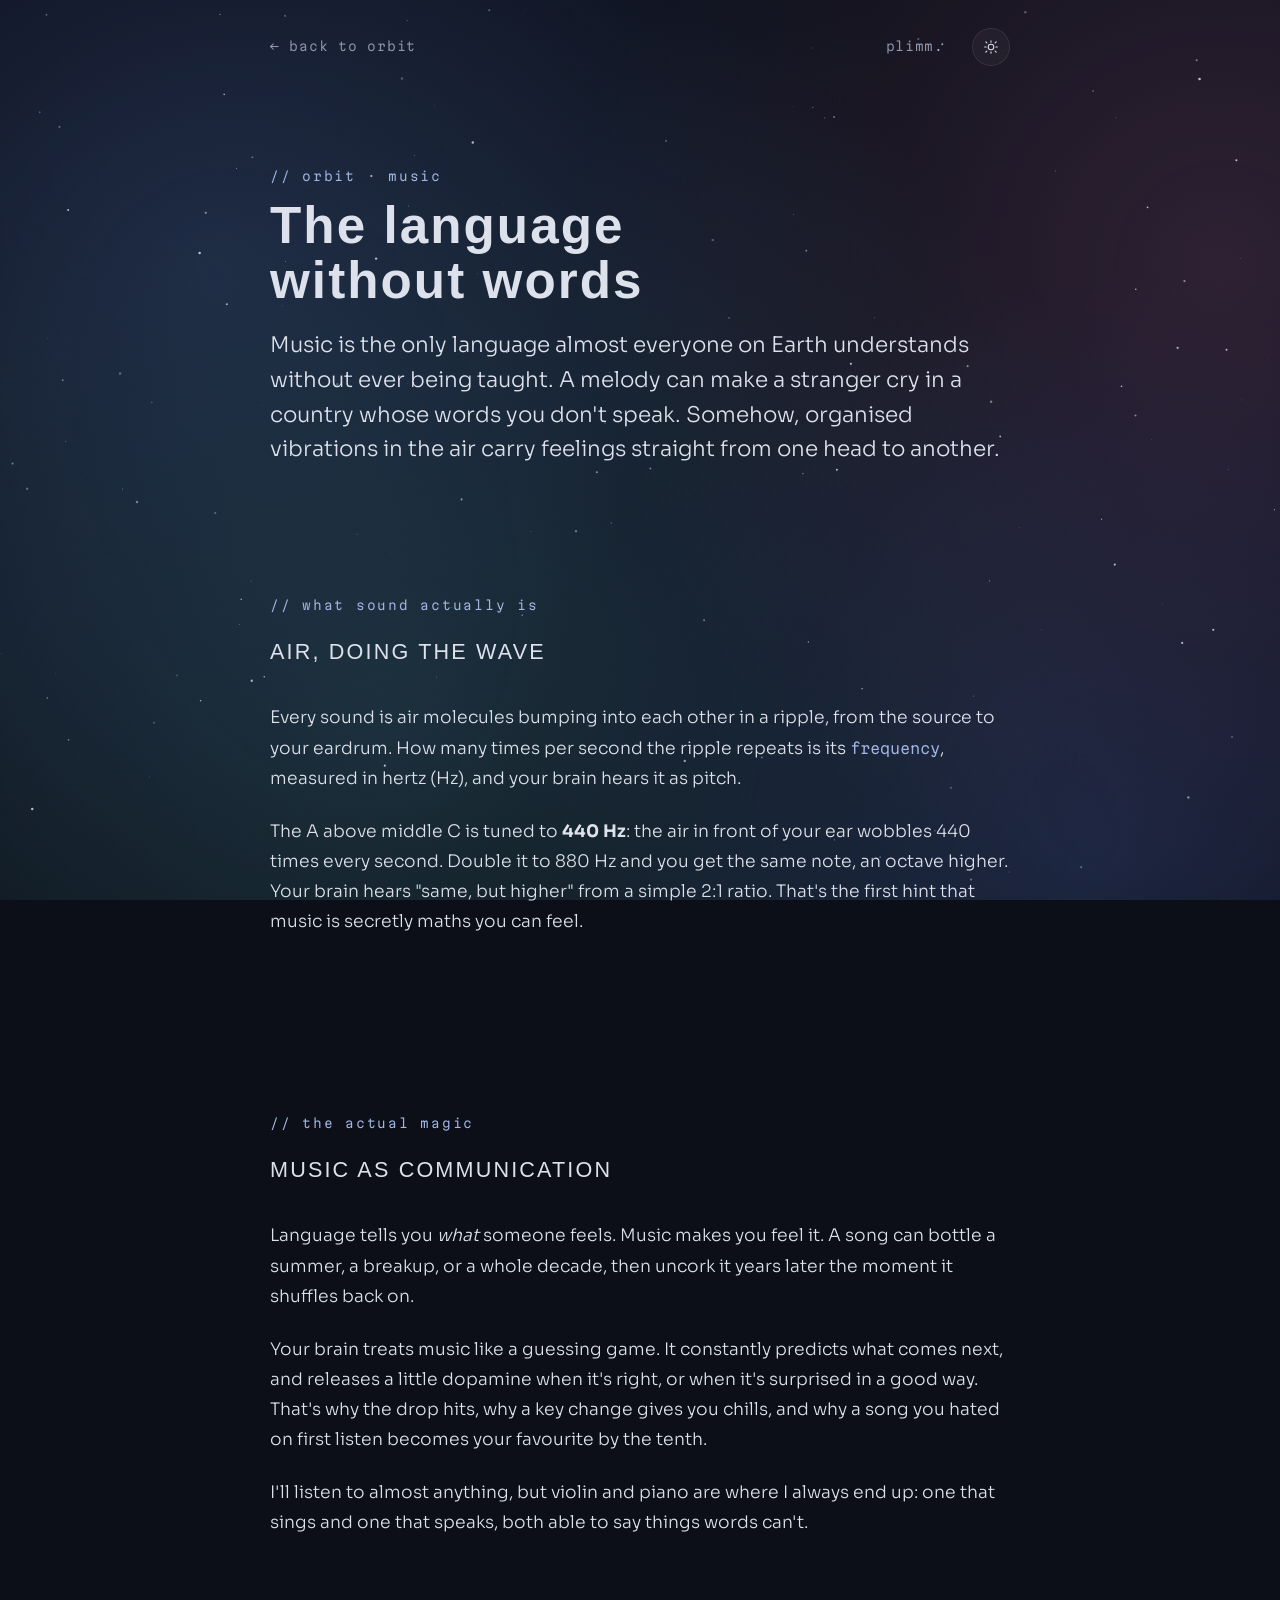
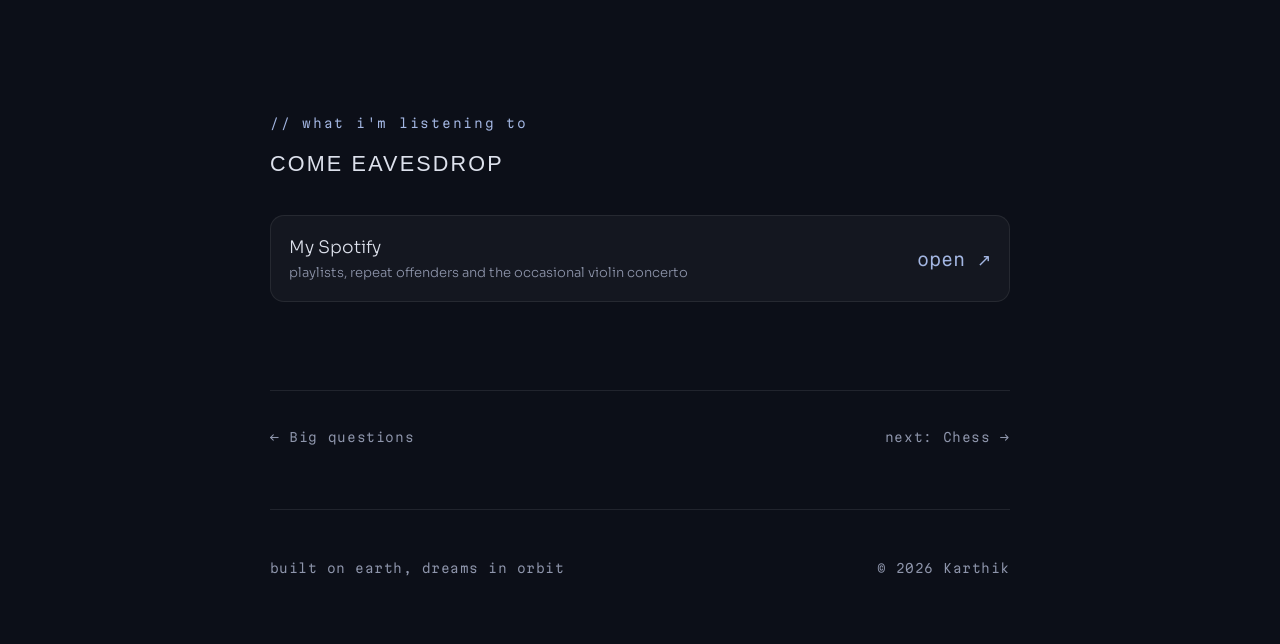
<file: orbit-music.html>
<!doctype html>
<html lang="en" data-theme="dark">
<head>
<meta charset="utf-8">
<meta name="viewport" content="width=device-width, initial-scale=1, viewport-fit=cover">
<title>The Language Without Words</title>
<meta name="claude:viewport-fit-sides" content="cover">
<meta name="description" content="Why music moves us: what sound actually is, and music as a language everyone understands.">
<link rel="preconnect" href="https://fonts.googleapis.com">
<link rel="preconnect" href="https://fonts.gstatic.com" crossorigin>
<link rel="stylesheet" href="https://fonts.googleapis.com/css2?family=Syncopate:wght@400;700&family=Sora:wght@300;400;500&family=Martian+Mono:wght@300;400&display=swap">
<link rel="stylesheet" href="style.css">
</head>
<body>
<canvas id="haze" aria-hidden="true"></canvas>
<div class="wrap" class="page">
  <nav class="top" aria-label="Main">
    <a class="back" href="index.html#orbit">&larr; back to orbit</a>
    <div class="links">
      <a href="index.html" class="mark">plimm<span>.</span></a>
      <button id="theme" type="button" aria-label="Switch to light mode">
        <svg class="i-sun" viewBox="0 0 24 24" fill="none" stroke="currentColor" stroke-width="1.6" stroke-linecap="round"><circle cx="12" cy="12" r="4.2"/><path d="M12 2.5v2.2M12 19.3v2.2M4.2 4.2l1.6 1.6M18.2 18.2l1.6 1.6M2.5 12h2.2M19.3 12h2.2M4.2 19.8l1.6-1.6M18.2 5.8l1.6-1.6"/></svg>
        <svg class="i-moon" viewBox="0 0 24 24" fill="none" stroke="currentColor" stroke-width="1.6" stroke-linecap="round" stroke-linejoin="round"><path d="M20 14.5A8 8 0 1 1 9.5 4a6.5 6.5 0 0 0 10.5 10.5z"/></svg>
      </button>
    </div>
  </nav>
<header class="page-head">
    <p class="label">// orbit · music</p>
    <h1>The language without words</h1>
    <p class="lede">Music is the only language almost everyone on Earth understands without ever being taught. A melody can make a stranger cry in a country whose words you don't speak. Somehow, organised vibrations in the air carry feelings straight from one head to another.</p>
  </header>

  <main>
    <section class="prose">
      <p class="label">// what sound actually is</p>
      <h2>Air, doing the wave</h2>
      <p>Every sound is air molecules bumping into each other in a ripple, from the source to your eardrum. How many times per second the ripple repeats is its <span class="term">frequency</span>, measured in hertz (Hz), and your brain hears it as pitch.</p>
      <p>The A above middle C is tuned to <b>440 Hz</b>: the air in front of your ear wobbles 440 times every second. Double it to 880 Hz and you get the same note, an octave higher. Your brain hears "same, but higher" from a simple 2:1 ratio. That's the first hint that music is secretly maths you can feel.</p>
    </section>



    <section class="prose">
      <p class="label">// the actual magic</p>
      <h2>Music as communication</h2>
      <p>Language tells you <em>what</em> someone feels. Music makes you feel it. A song can bottle a summer, a breakup, or a whole decade, then uncork it years later the moment it shuffles back on.</p>
      <p>Your brain treats music like a guessing game. It constantly predicts what comes next, and releases a little dopamine when it's right, or when it's surprised in a good way. That's why the drop hits, why a key change gives you chills, and why a song you hated on first listen becomes your favourite by the tenth.</p>
      <p>I'll listen to almost anything, but violin and piano are where I always end up: one that sings and one that speaks, both able to say things words can't.</p>
    </section>

    <section>
      <p class="label">// what i'm listening to</p>
      <h2>Come eavesdrop</h2>
      <div class="linkrow">
        <a href="https://open.spotify.com/user/4fzkgv7vv9yqndlfug1dz5zz1" target="_blank" rel="noopener">
          <span>My Spotify<small>playlists, repeat offenders and the occasional violin concerto</small></span>
          <span class="go">open &#8599;</span>
        </a>
      </div>
    </section>
  </main>

  <nav class="nextpage" aria-label="More">
    <a href="orbit-questions.html">&larr; Big questions</a>
    <a href="orbit-chess.html">next: Chess &rarr;</a>
  </nav>


  <footer>
    <span>built on earth, dreams in orbit</span>
    <span>&copy; 2026 Karthik</span>
  </footer>
</div>
<script src="site.js"></script>
</body>
</html>
</file>
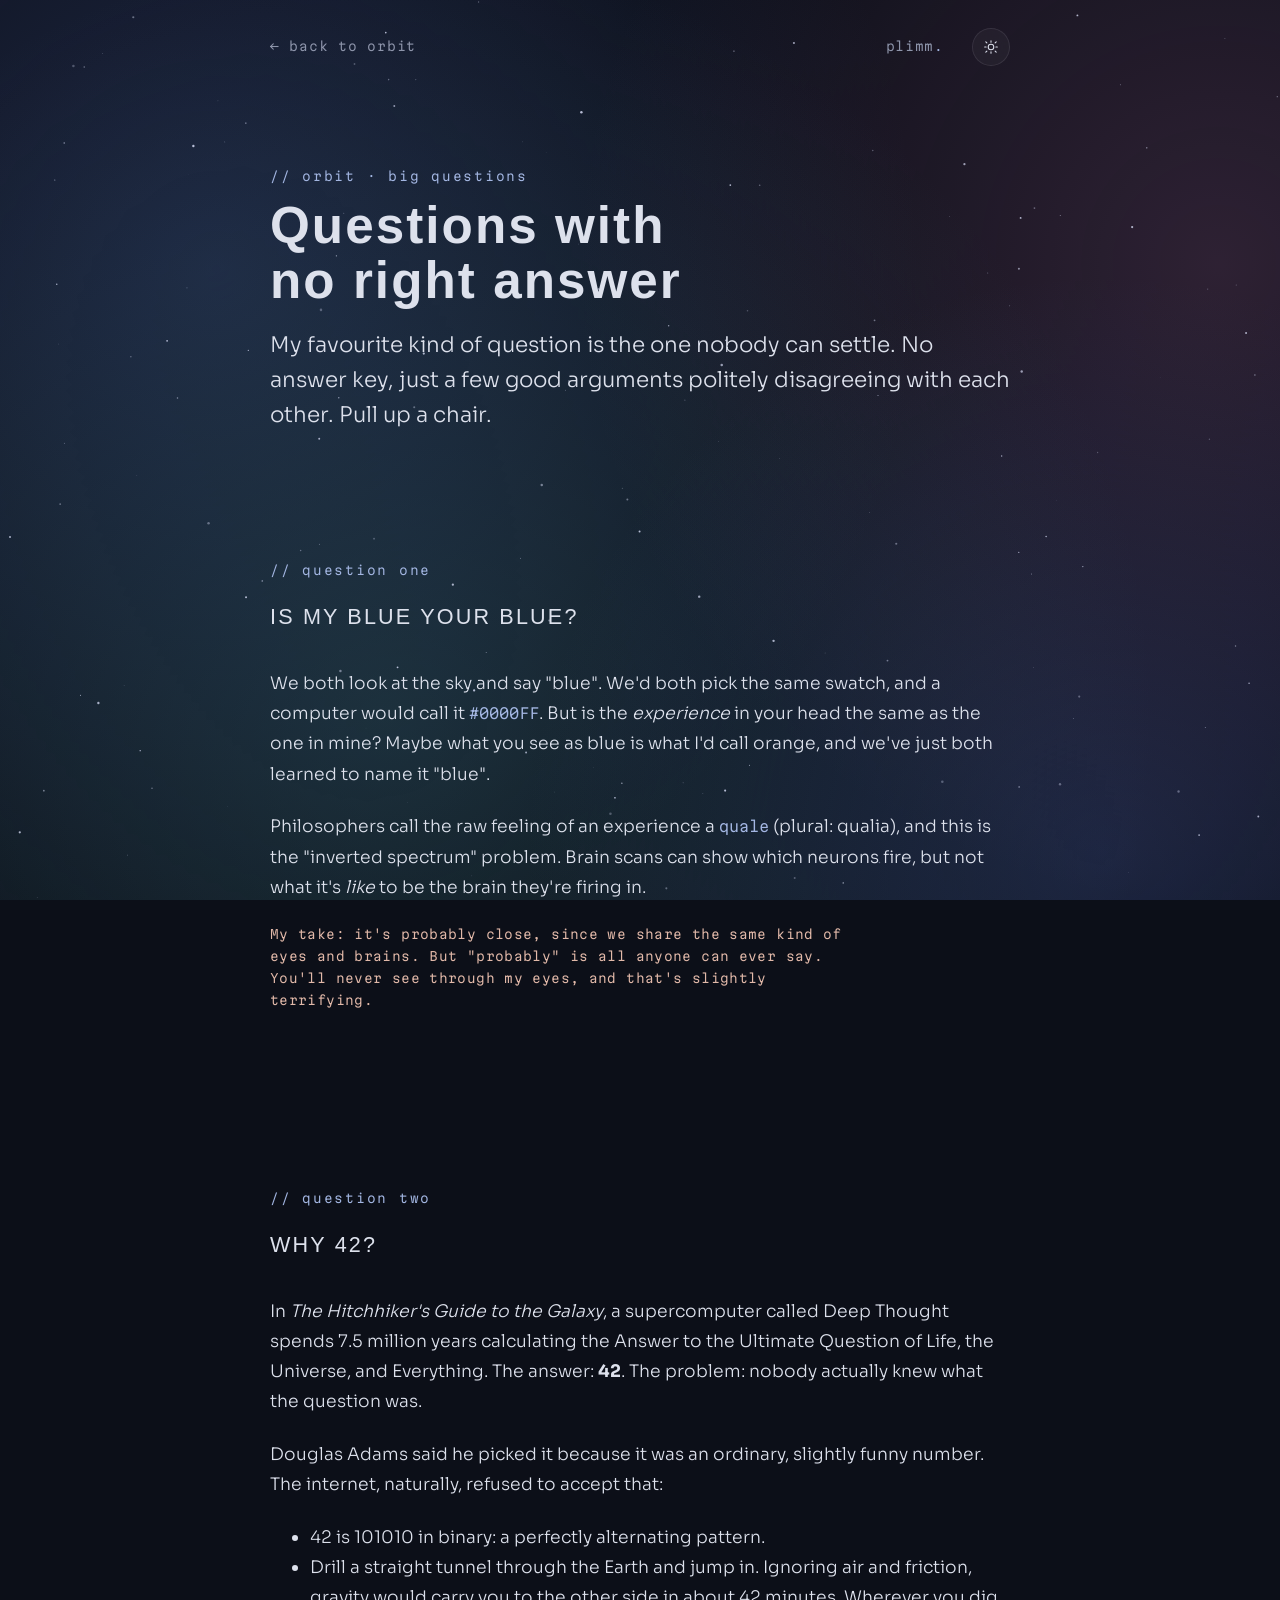
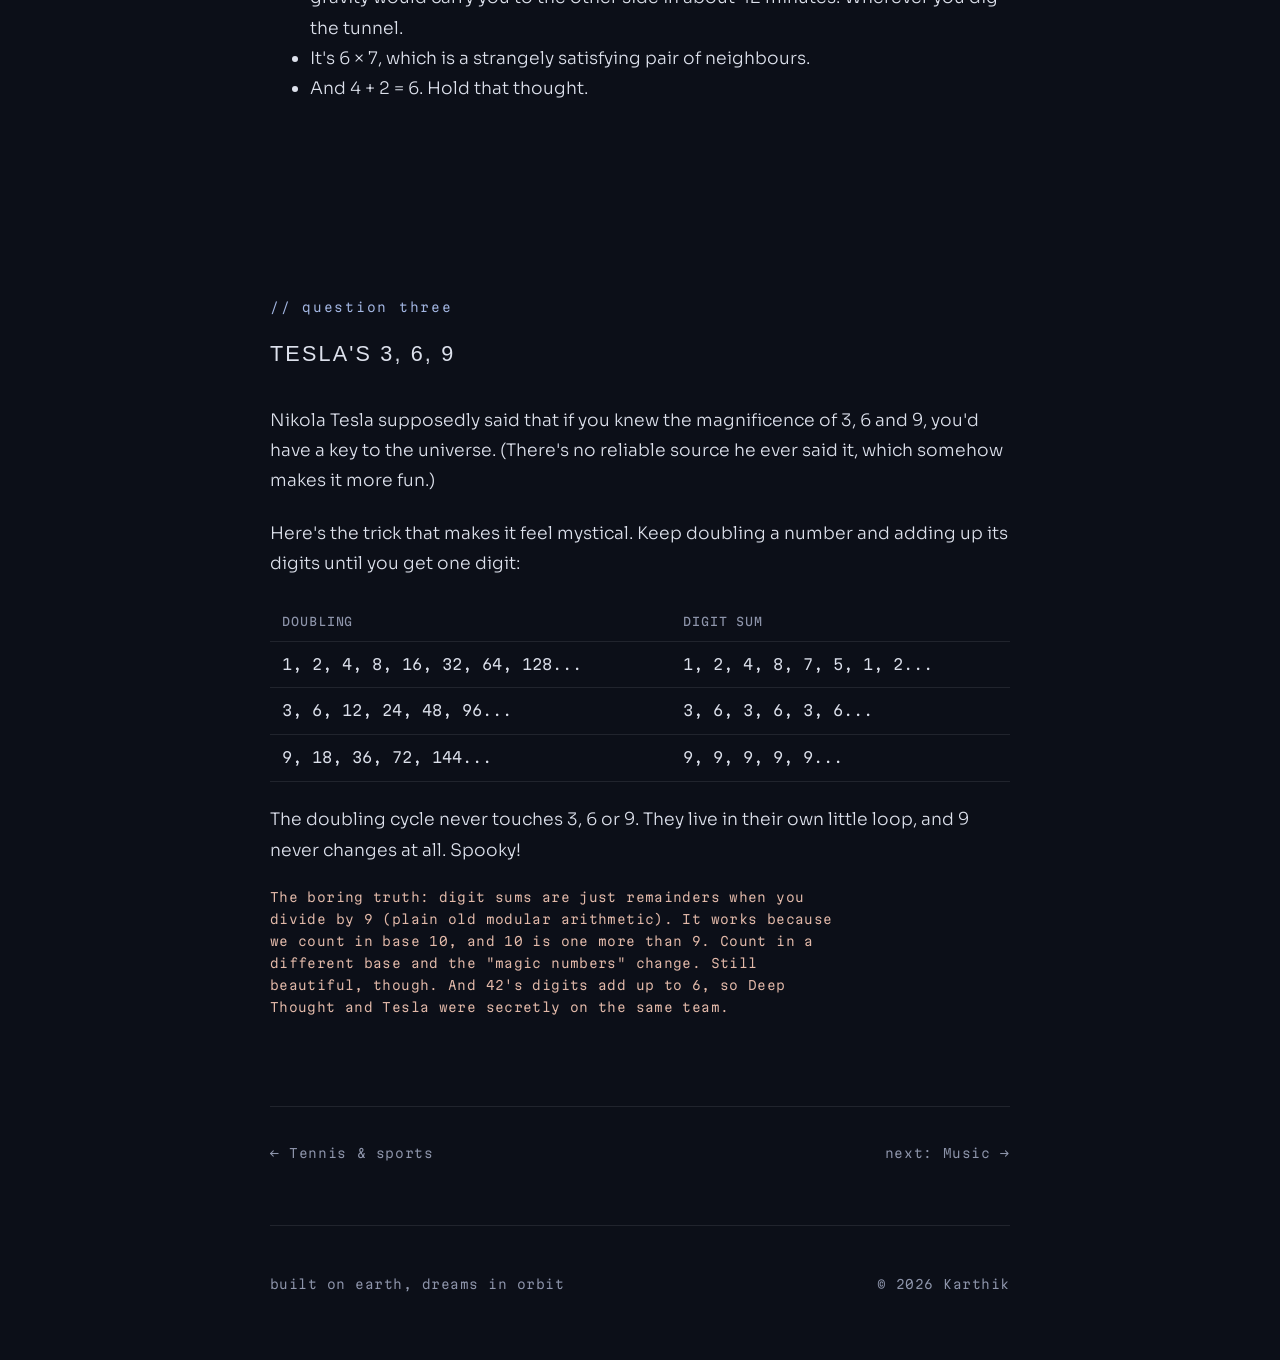
<file: orbit-questions.html>
<!doctype html>
<html lang="en" data-theme="dark">
<head>
<meta charset="utf-8">
<meta name="viewport" content="width=device-width, initial-scale=1, viewport-fit=cover">
<title>Big Questions & 42</title>
<meta name="claude:viewport-fit-sides" content="cover">
<meta name="description" content="Is my blue your blue, why 42, Tesla's 3-6-9, and other questions with no right answer.">
<link rel="preconnect" href="https://fonts.googleapis.com">
<link rel="preconnect" href="https://fonts.gstatic.com" crossorigin>
<link rel="stylesheet" href="https://fonts.googleapis.com/css2?family=Syncopate:wght@400;700&family=Sora:wght@300;400;500&family=Martian+Mono:wght@300;400&display=swap">
<link rel="stylesheet" href="style.css">
</head>
<body>
<canvas id="haze" aria-hidden="true"></canvas>
<div class="wrap" class="page">
  <nav class="top" aria-label="Main">
    <a class="back" href="index.html#orbit">&larr; back to orbit</a>
    <div class="links">
      <a href="index.html" class="mark">plimm<span>.</span></a>
      <button id="theme" type="button" aria-label="Switch to light mode">
        <svg class="i-sun" viewBox="0 0 24 24" fill="none" stroke="currentColor" stroke-width="1.6" stroke-linecap="round"><circle cx="12" cy="12" r="4.2"/><path d="M12 2.5v2.2M12 19.3v2.2M4.2 4.2l1.6 1.6M18.2 18.2l1.6 1.6M2.5 12h2.2M19.3 12h2.2M4.2 19.8l1.6-1.6M18.2 5.8l1.6-1.6"/></svg>
        <svg class="i-moon" viewBox="0 0 24 24" fill="none" stroke="currentColor" stroke-width="1.6" stroke-linecap="round" stroke-linejoin="round"><path d="M20 14.5A8 8 0 1 1 9.5 4a6.5 6.5 0 0 0 10.5 10.5z"/></svg>
      </button>
    </div>
  </nav>
<header class="page-head">
    <p class="label">// orbit · big questions</p>
    <h1>Questions with no right answer</h1>
    <p class="lede">My favourite kind of question is the one nobody can settle. No answer key, just a few good arguments politely disagreeing with each other. Pull up a chair.</p>
  </header>

  <main>
    <section class="prose" id="blue">
      <p class="label">// question one</p>
      <h2>Is my blue your blue?</h2>
      <p>We both look at the sky and say "blue". We'd both pick the same swatch, and a computer would call it <span class="term">#0000FF</span>. But is the <em>experience</em> in your head the same as the one in mine? Maybe what you see as blue is what I'd call orange, and we've just both learned to name it "blue".</p>
      <p>Philosophers call the raw feeling of an experience a <span class="term">quale</span> (plural: qualia), and this is the "inverted spectrum" problem. Brain scans can show which neurons fire, but not what it's <em>like</em> to be the brain they're firing in.</p>
      <p class="verdict">My take: it's probably close, since we share the same kind of eyes and brains. But "probably" is all anyone can ever say. You'll never see through my eyes, and that's slightly terrifying.</p>
    </section>

    <section class="prose" id="fortytwo">
      <p class="label">// question two</p>
      <h2>Why 42?</h2>
      <p>In <em>The Hitchhiker's Guide to the Galaxy</em>, a supercomputer called Deep Thought spends 7.5 million years calculating the Answer to the Ultimate Question of Life, the Universe, and Everything. The answer: <b>42</b>. The problem: nobody actually knew what the question was.</p>
      <p>Douglas Adams said he picked it because it was an ordinary, slightly funny number. The internet, naturally, refused to accept that:</p>
      <ul class="dots">
        <li>42 is 101010 in binary: a perfectly alternating pattern.</li>
        <li>Drill a straight tunnel through the Earth and jump in. Ignoring air and friction, gravity would carry you to the other side in about 42 minutes. Wherever you dig the tunnel.</li>
        <li>It's 6 &times; 7, which is a strangely satisfying pair of neighbours.</li>
        <li>And 4 + 2 = 6. Hold that thought.</li>
      </ul>
    </section>

    <section class="prose">
      <p class="label">// question three</p>
      <h2>Tesla's 3, 6, 9</h2>
      <p>Nikola Tesla supposedly said that if you knew the magnificence of 3, 6 and 9, you'd have a key to the universe. (There's no reliable source he ever said it, which somehow makes it more fun.)</p>
      <p>Here's the trick that makes it feel mystical. Keep doubling a number and adding up its digits until you get one digit:</p>
      <div class="tablewrap">
        <table>
          <thead><tr><th>doubling</th><th>digit sum</th></tr></thead>
          <tbody>
            <tr><td class="num">1, 2, 4, 8, 16, 32, 64, 128...</td><td class="num">1, 2, 4, 8, 7, 5, 1, 2...</td></tr>
            <tr><td class="num">3, 6, 12, 24, 48, 96...</td><td class="num">3, 6, 3, 6, 3, 6...</td></tr>
            <tr><td class="num">9, 18, 36, 72, 144...</td><td class="num">9, 9, 9, 9, 9...</td></tr>
          </tbody>
        </table>
      </div>
      <p>The doubling cycle never touches 3, 6 or 9. They live in their own little loop, and 9 never changes at all. Spooky!</p>
      <p class="verdict">The boring truth: digit sums are just remainders when you divide by 9 (plain old modular arithmetic). It works because we count in base 10, and 10 is one more than 9. Count in a different base and the "magic numbers" change. Still beautiful, though. And 42's digits add up to 6, so Deep Thought and Tesla were secretly on the same team.</p>
    </section>

  </main>

  <nav class="nextpage" aria-label="More">
    <a href="orbit-sports.html">&larr; Tennis &amp; sports</a>
    <a href="orbit-music.html">next: Music &rarr;</a>
  </nav>

  <footer>
    <span>built on earth, dreams in orbit</span>
    <span>&copy; 2026 Karthik</span>
  </footer>
</div>
<script src="site.js"></script>
</body>
</html>
</file>
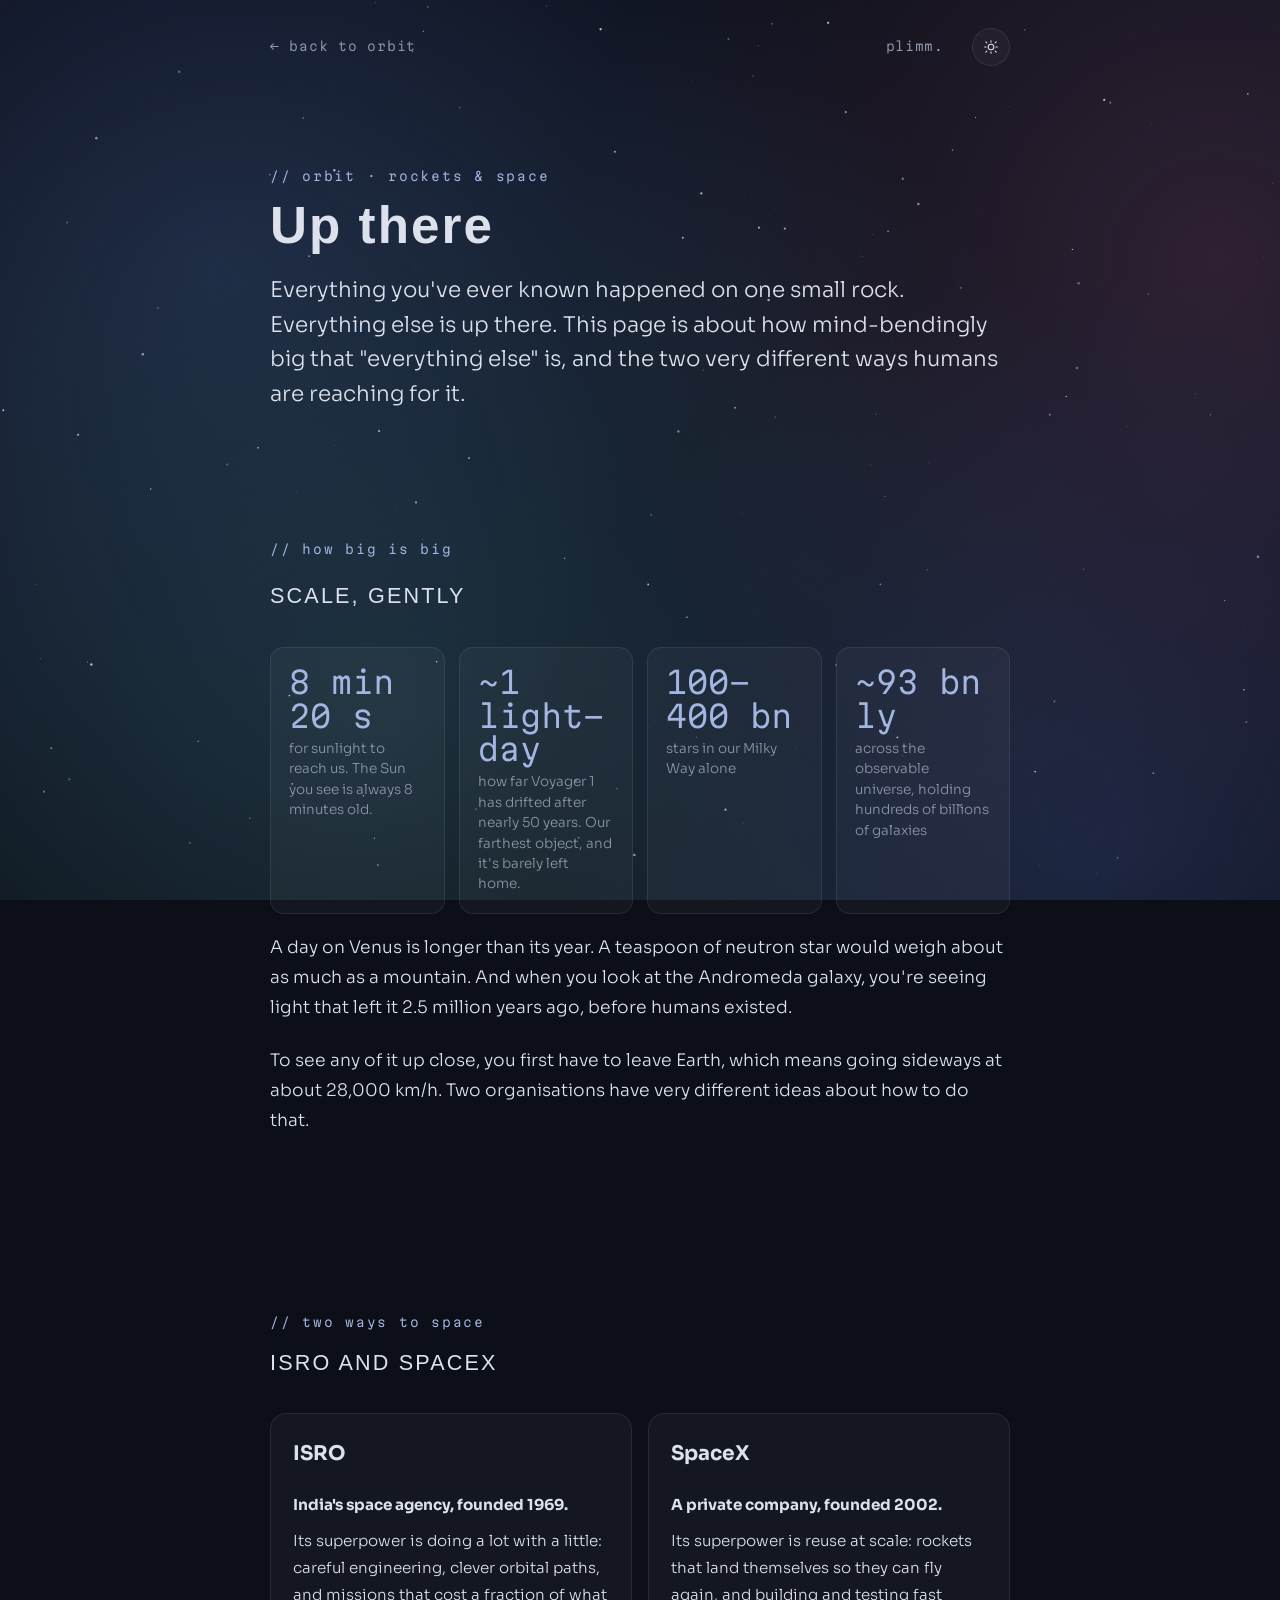
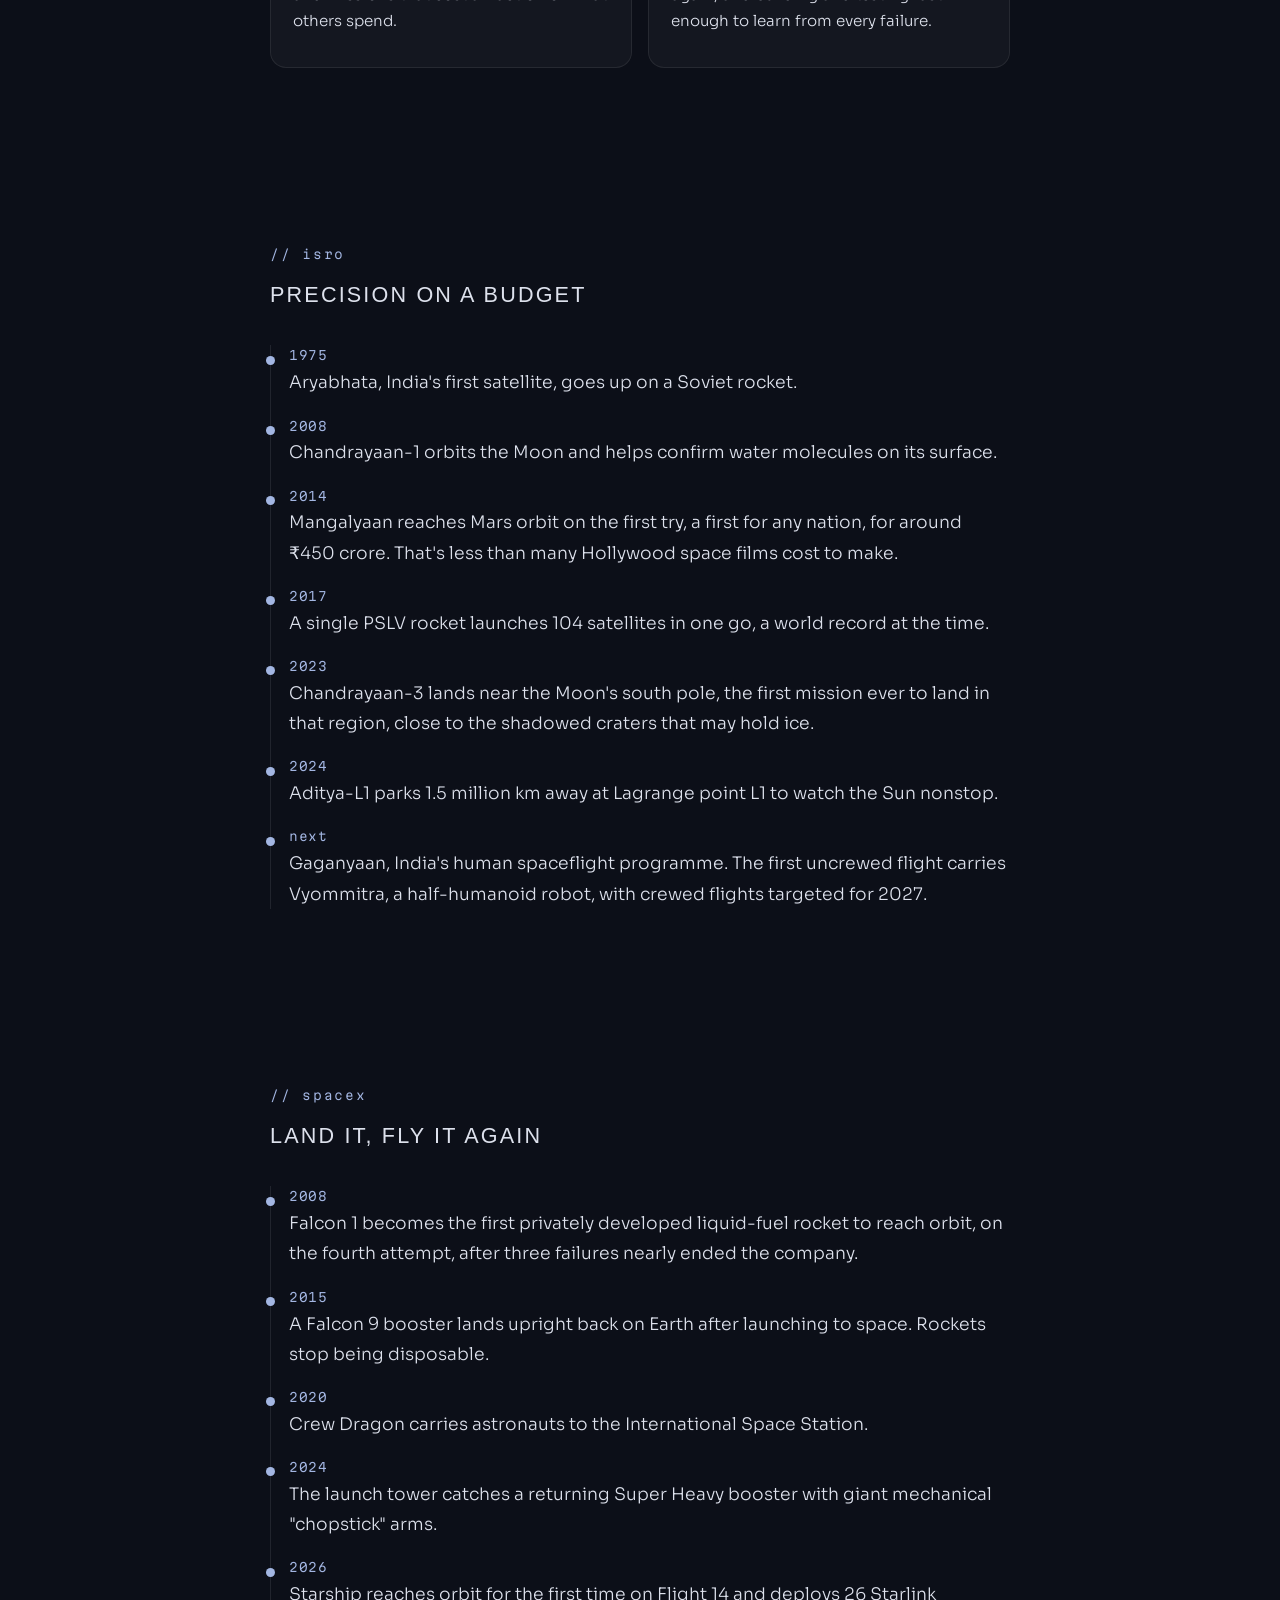
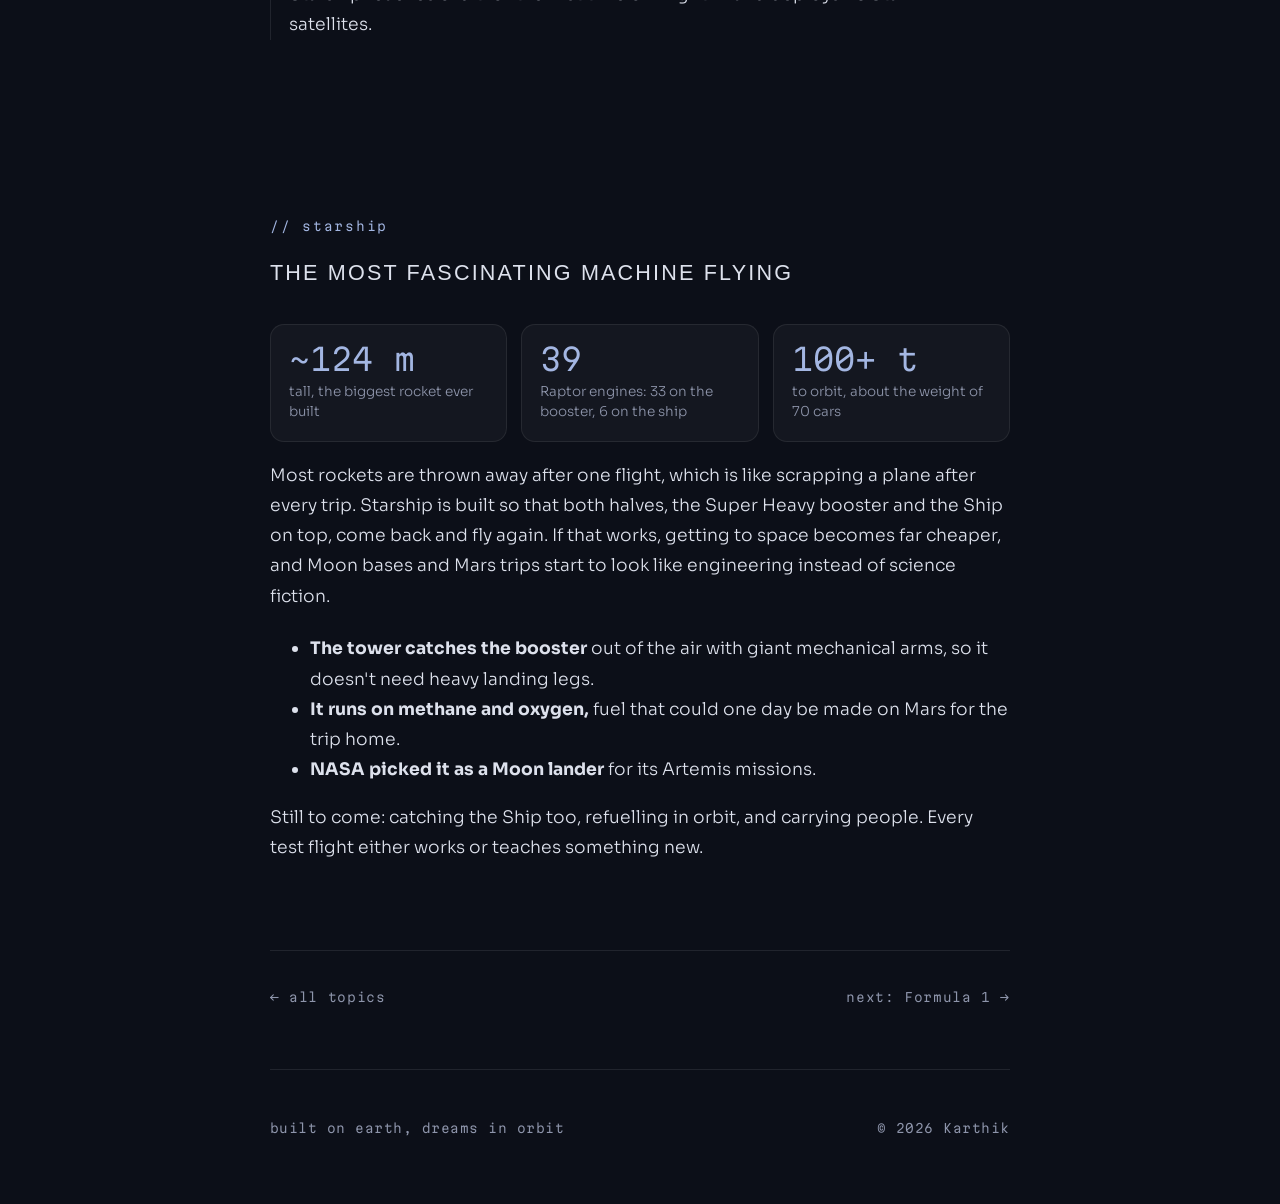
<file: orbit-space.html>
<!doctype html>
<html lang="en" data-theme="dark">
<head>
<meta charset="utf-8">
<meta name="viewport" content="width=device-width, initial-scale=1, viewport-fit=cover">
<title>Rockets & Space</title>
<meta name="claude:viewport-fit-sides" content="cover">
<meta name="description" content="How big the universe is, how ISRO and SpaceX reach it, and why Starship is the most fascinating machine flying today.">
<link rel="preconnect" href="https://fonts.googleapis.com">
<link rel="preconnect" href="https://fonts.gstatic.com" crossorigin>
<link rel="stylesheet" href="https://fonts.googleapis.com/css2?family=Syncopate:wght@400;700&family=Sora:wght@300;400;500&family=Martian+Mono:wght@300;400&display=swap">
<link rel="stylesheet" href="style.css">
</head>
<body>
<canvas id="haze" aria-hidden="true"></canvas>
<div class="wrap" class="page">
  <nav class="top" aria-label="Main">
    <a class="back" href="index.html#orbit">&larr; back to orbit</a>
    <div class="links">
      <a href="index.html" class="mark">plimm<span>.</span></a>
      <button id="theme" type="button" aria-label="Switch to light mode">
        <svg class="i-sun" viewBox="0 0 24 24" fill="none" stroke="currentColor" stroke-width="1.6" stroke-linecap="round"><circle cx="12" cy="12" r="4.2"/><path d="M12 2.5v2.2M12 19.3v2.2M4.2 4.2l1.6 1.6M18.2 18.2l1.6 1.6M2.5 12h2.2M19.3 12h2.2M4.2 19.8l1.6-1.6M18.2 5.8l1.6-1.6"/></svg>
        <svg class="i-moon" viewBox="0 0 24 24" fill="none" stroke="currentColor" stroke-width="1.6" stroke-linecap="round" stroke-linejoin="round"><path d="M20 14.5A8 8 0 1 1 9.5 4a6.5 6.5 0 0 0 10.5 10.5z"/></svg>
      </button>
    </div>
  </nav>
<header class="page-head">
    <p class="label">// orbit · rockets &amp; space</p>
    <h1>Up there</h1>
    <p class="lede">Everything you've ever known happened on one small rock. Everything else is up there. This page is about how mind-bendingly big that "everything else" is, and the two very different ways humans are reaching for it.</p>
  </header>

  <main>
    <section class="prose">
      <p class="label">// how big is big</p>
      <h2>Scale, gently</h2>
      <div class="stats">
        <div class="stat"><div class="n">8 min 20 s</div><div class="t">for sunlight to reach us. The Sun you see is always 8 minutes old.</div></div>
        <div class="stat"><div class="n">~1 light-day</div><div class="t">how far Voyager 1 has drifted after nearly 50 years. Our farthest object, and it's barely left home.</div></div>
        <div class="stat"><div class="n">100&ndash;400 bn</div><div class="t">stars in our Milky Way alone</div></div>
        <div class="stat"><div class="n">~93 bn ly</div><div class="t">across the observable universe, holding hundreds of billions of galaxies</div></div>
      </div>
      <p>A day on Venus is longer than its year. A teaspoon of neutron star would weigh about as much as a mountain. And when you look at the Andromeda galaxy, you're seeing light that left it 2.5 million years ago, before humans existed.</p>
      <p>To see any of it up close, you first have to leave Earth, which means going sideways at about 28,000 km/h. Two organisations have very different ideas about how to do that.</p>
    </section>


    <section>
      <p class="label">// two ways to space</p>
      <h2>ISRO and SpaceX</h2>
      <div class="split">
        <div>
          <h3>ISRO</h3>
          <p><b>India's space agency, founded 1969.</b></p>
          <p>Its superpower is doing a lot with a little: careful engineering, clever orbital paths, and missions that cost a fraction of what others spend.</p>
        </div>
        <div>
          <h3>SpaceX</h3>
          <p><b>A private company, founded 2002.</b></p>
          <p>Its superpower is reuse at scale: rockets that land themselves so they can fly again, and building and testing fast enough to learn from every failure.</p>
        </div>
      </div>
    </section>

    <section>
      <p class="label">// isro</p>
      <h2>Precision on a budget</h2>
      <ol class="timeline">
        <li><span class="yr">1975</span>Aryabhata, India's first satellite, goes up on a Soviet rocket.</li>
        <li><span class="yr">2008</span>Chandrayaan-1 orbits the Moon and helps confirm water molecules on its surface.</li>
        <li><span class="yr">2014</span>Mangalyaan reaches Mars orbit on the first try, a first for any nation, for around &#8377;450 crore. That's less than many Hollywood space films cost to make.</li>
        <li><span class="yr">2017</span>A single PSLV rocket launches 104 satellites in one go, a world record at the time.</li>
        <li><span class="yr">2023</span>Chandrayaan-3 lands near the Moon's south pole, the first mission ever to land in that region, close to the shadowed craters that may hold ice.</li>
        <li><span class="yr">2024</span>Aditya-L1 parks 1.5 million km away at Lagrange point L1 to watch the Sun nonstop.</li>
        <li><span class="yr">next</span>Gaganyaan, India's human spaceflight programme. The first uncrewed flight carries Vyommitra, a half-humanoid robot, with crewed flights targeted for 2027.</li>
      </ol>
    </section>

    <section>
      <p class="label">// spacex</p>
      <h2>Land it, fly it again</h2>
      <ol class="timeline">
        <li><span class="yr">2008</span>Falcon 1 becomes the first privately developed liquid-fuel rocket to reach orbit, on the fourth attempt, after three failures nearly ended the company.</li>
        <li><span class="yr">2015</span>A Falcon 9 booster lands upright back on Earth after launching to space. Rockets stop being disposable.</li>
        <li><span class="yr">2020</span>Crew Dragon carries astronauts to the International Space Station.</li>
        <li><span class="yr">2024</span>The launch tower catches a returning Super Heavy booster with giant mechanical "chopstick" arms.</li>
        <li><span class="yr">2026</span>Starship reaches orbit for the first time on Flight 14 and deploys 26 Starlink satellites.</li>
      </ol>
    </section>

    <section class="prose">
      <p class="label">// starship</p>
      <h2>The most fascinating machine flying</h2>
      <div class="stats">
        <div class="stat"><div class="n">~124 m</div><div class="t">tall, the biggest rocket ever built</div></div>
        <div class="stat"><div class="n">39</div><div class="t">Raptor engines: 33 on the booster, 6 on the ship</div></div>
        <div class="stat"><div class="n">100+ t</div><div class="t">to orbit, about the weight of 70 cars</div></div>
      </div>
      <p>Most rockets are thrown away after one flight, which is like scrapping a plane after every trip. Starship is built so that both halves, the Super Heavy booster and the Ship on top, come back and fly again. If that works, getting to space becomes far cheaper, and Moon bases and Mars trips start to look like engineering instead of science fiction.</p>
      <ul class="dots">
        <li><b>The tower catches the booster</b> out of the air with giant mechanical arms, so it doesn't need heavy landing legs.</li>
        <li><b>It runs on methane and oxygen,</b> fuel that could one day be made on Mars for the trip home.</li>
        <li><b>NASA picked it as a Moon lander</b> for its Artemis missions.</li>
      </ul>
      <p>Still to come: catching the Ship too, refuelling in orbit, and carrying people. Every test flight either works or teaches something new.</p>
    </section>
  </main>

  <nav class="nextpage" aria-label="More">
    <a href="index.html#orbit">&larr; all topics</a>
    <a href="orbit-f1.html">next: Formula 1 &rarr;</a>
  </nav>

  <footer>
    <span>built on earth, dreams in orbit</span>
    <span>&copy; 2026 Karthik</span>
  </footer>
</div>
<script src="site.js"></script>
</body>
</html>
</file>
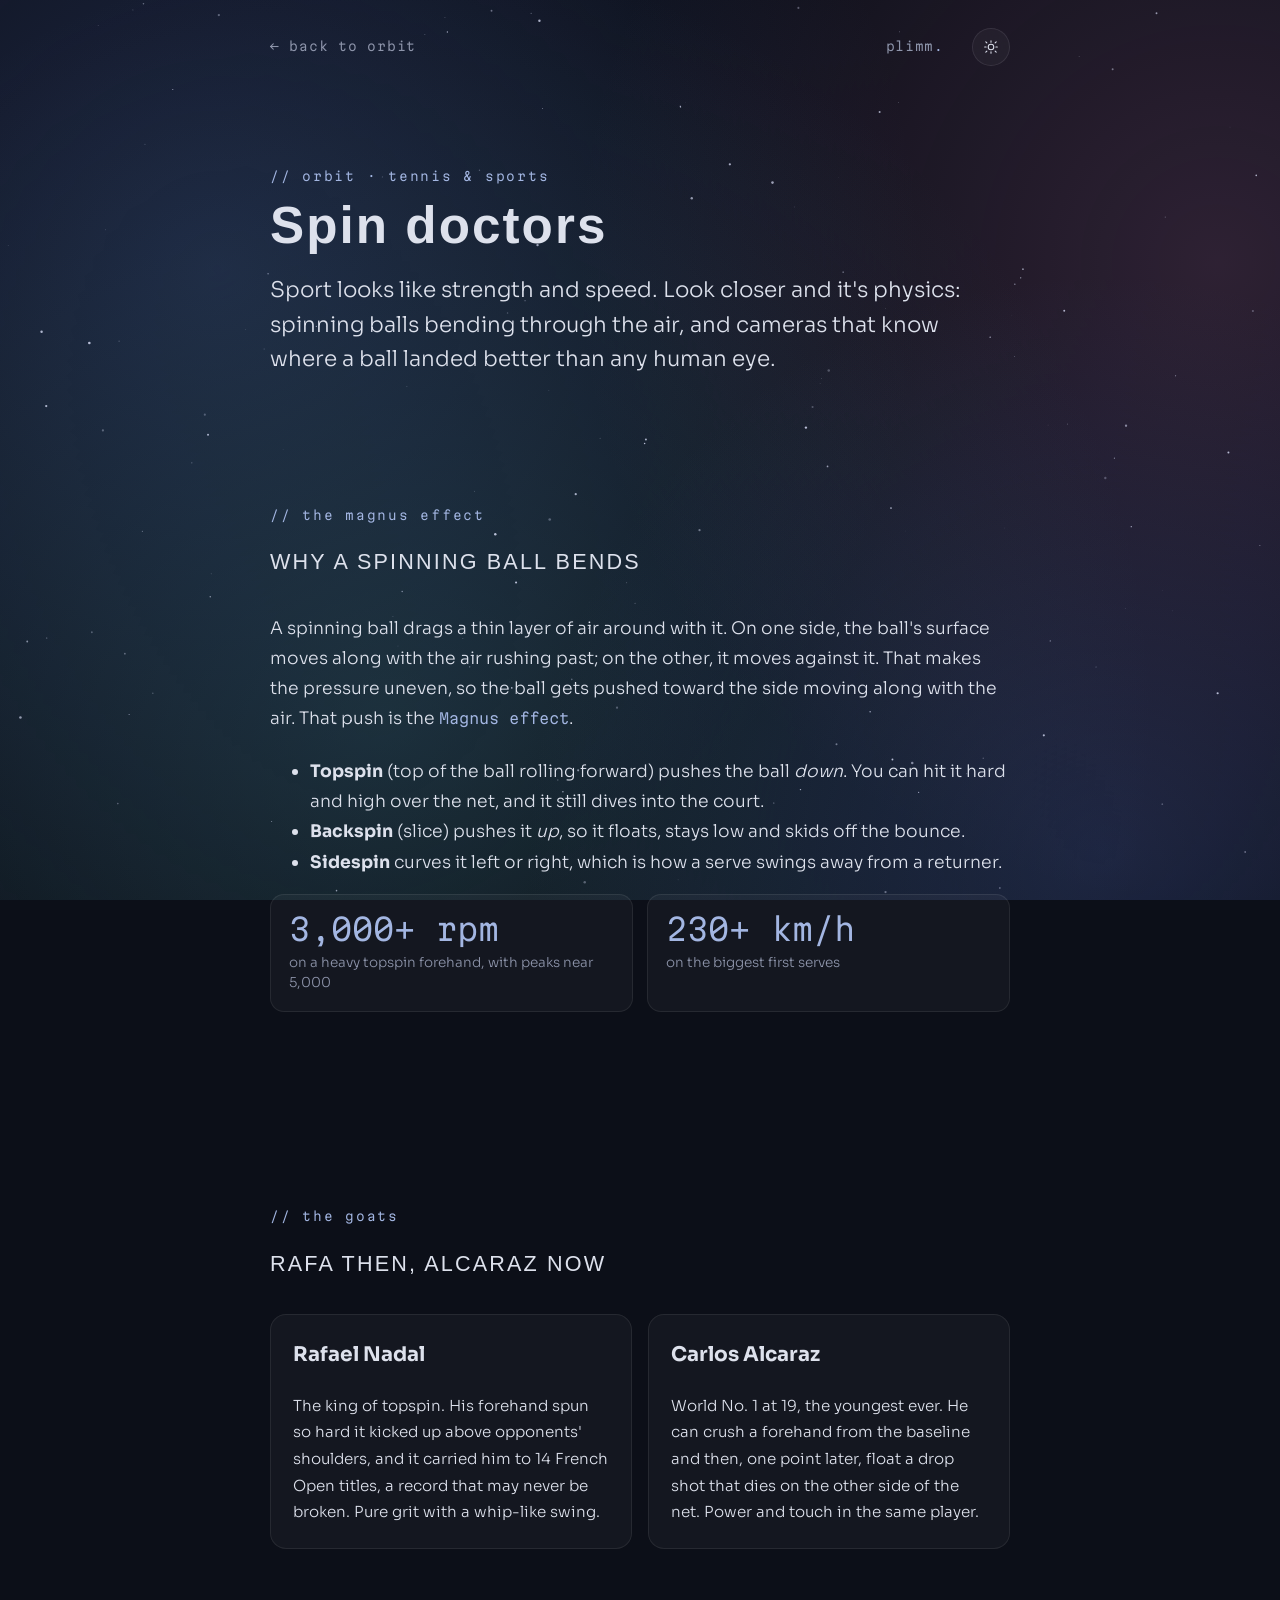
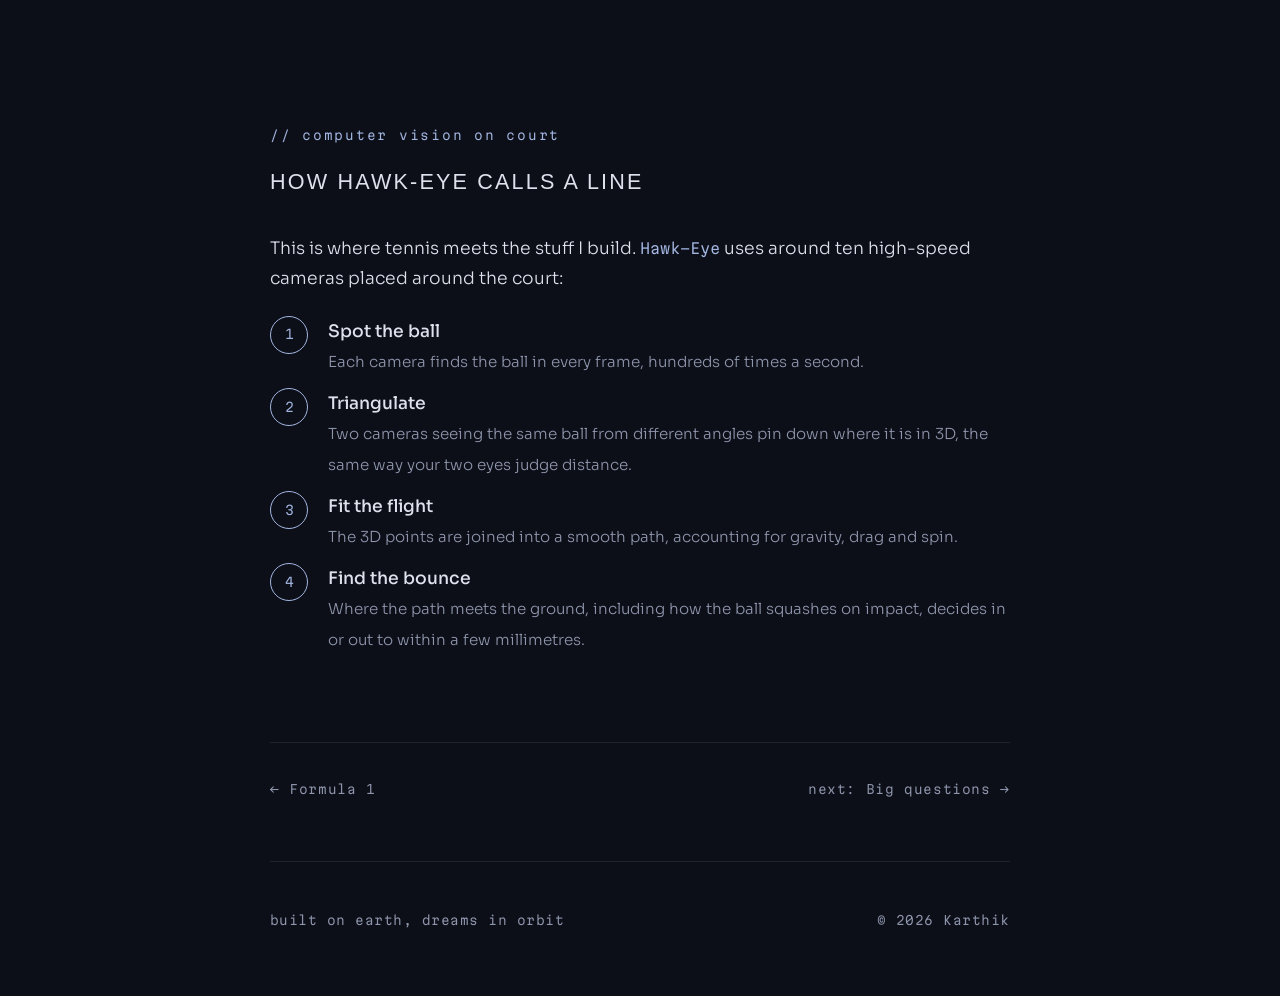
<file: orbit-sports.html>
<!doctype html>
<html lang="en" data-theme="dark">
<head>
<meta charset="utf-8">
<meta name="viewport" content="width=device-width, initial-scale=1, viewport-fit=cover">
<title>Spin Doctors</title>
<meta name="claude:viewport-fit-sides" content="cover">
<meta name="description" content="The physics of spin in tennis, how Hawk-Eye calls lines with cameras, and why Rafa and Alcaraz are magic.">
<link rel="preconnect" href="https://fonts.googleapis.com">
<link rel="preconnect" href="https://fonts.gstatic.com" crossorigin>
<link rel="stylesheet" href="https://fonts.googleapis.com/css2?family=Syncopate:wght@400;700&family=Sora:wght@300;400;500&family=Martian+Mono:wght@300;400&display=swap">
<link rel="stylesheet" href="style.css">
</head>
<body>
<canvas id="haze" aria-hidden="true"></canvas>
<div class="wrap" class="page">
  <nav class="top" aria-label="Main">
    <a class="back" href="index.html#orbit">&larr; back to orbit</a>
    <div class="links">
      <a href="index.html" class="mark">plimm<span>.</span></a>
      <button id="theme" type="button" aria-label="Switch to light mode">
        <svg class="i-sun" viewBox="0 0 24 24" fill="none" stroke="currentColor" stroke-width="1.6" stroke-linecap="round"><circle cx="12" cy="12" r="4.2"/><path d="M12 2.5v2.2M12 19.3v2.2M4.2 4.2l1.6 1.6M18.2 18.2l1.6 1.6M2.5 12h2.2M19.3 12h2.2M4.2 19.8l1.6-1.6M18.2 5.8l1.6-1.6"/></svg>
        <svg class="i-moon" viewBox="0 0 24 24" fill="none" stroke="currentColor" stroke-width="1.6" stroke-linecap="round" stroke-linejoin="round"><path d="M20 14.5A8 8 0 1 1 9.5 4a6.5 6.5 0 0 0 10.5 10.5z"/></svg>
      </button>
    </div>
  </nav>
<header class="page-head">
    <p class="label">// orbit · tennis &amp; sports</p>
    <h1>Spin doctors</h1>
    <p class="lede">Sport looks like strength and speed. Look closer and it's physics: spinning balls bending through the air, and cameras that know where a ball landed better than any human eye.</p>
  </header>

  <main>
    <section class="prose">
      <p class="label">// the magnus effect</p>
      <h2>Why a spinning ball bends</h2>
      <p>A spinning ball drags a thin layer of air around with it. On one side, the ball's surface moves along with the air rushing past; on the other, it moves against it. That makes the pressure uneven, so the ball gets pushed toward the side moving along with the air. That push is the <span class="term">Magnus effect</span>.</p>
      <ul class="dots">
        <li><b>Topspin</b> (top of the ball rolling forward) pushes the ball <em>down</em>. You can hit it hard and high over the net, and it still dives into the court.</li>
        <li><b>Backspin</b> (slice) pushes it <em>up</em>, so it floats, stays low and skids off the bounce.</li>
        <li><b>Sidespin</b> curves it left or right, which is how a serve swings away from a returner.</li>
      </ul>
      <div class="stats">
        <div class="stat"><div class="n">3,000+ rpm</div><div class="t">on a heavy topspin forehand, with peaks near 5,000</div></div>
        <div class="stat"><div class="n">230+ km/h</div><div class="t">on the biggest first serves</div></div>
      </div>
    </section>

    <section class="prose">
      <p class="label">// the goats</p>
      <h2>Rafa then, Alcaraz now</h2>
      <div class="split">
        <div>
          <h3>Rafael Nadal</h3>
          <p>The king of topspin. His forehand spun so hard it kicked up above opponents' shoulders, and it carried him to 14 French Open titles, a record that may never be broken. Pure grit with a whip-like swing.</p>
        </div>
        <div>
          <h3>Carlos Alcaraz</h3>
          <p>World No. 1 at 19, the youngest ever. He can crush a forehand from the baseline and then, one point later, float a drop shot that dies on the other side of the net. Power and touch in the same player.</p>
        </div>
      </div>
    </section>

    <section class="prose">
      <p class="label">// computer vision on court</p>
      <h2>How Hawk-Eye calls a line</h2>
      <p>This is where tennis meets the stuff I build. <span class="term">Hawk-Eye</span> uses around ten high-speed cameras placed around the court:</p>
      <ol class="pipe">
        <li><div><b>Spot the ball</b><span>Each camera finds the ball in every frame, hundreds of times a second.</span></div></li>
        <li><div><b>Triangulate</b><span>Two cameras seeing the same ball from different angles pin down where it is in 3D, the same way your two eyes judge distance.</span></div></li>
        <li><div><b>Fit the flight</b><span>The 3D points are joined into a smooth path, accounting for gravity, drag and spin.</span></div></li>
        <li><div><b>Find the bounce</b><span>Where the path meets the ground, including how the ball squashes on impact, decides in or out to within a few millimetres.</span></div></li>
      </ol>
    </section>

  </main>

  <nav class="nextpage" aria-label="More">
    <a href="orbit-f1.html">&larr; Formula 1</a>
    <a href="orbit-questions.html">next: Big questions &rarr;</a>
  </nav>

  <footer>
    <span>built on earth, dreams in orbit</span>
    <span>&copy; 2026 Karthik</span>
  </footer>
</div>
<script src="site.js"></script>
</body>
</html>
</file>
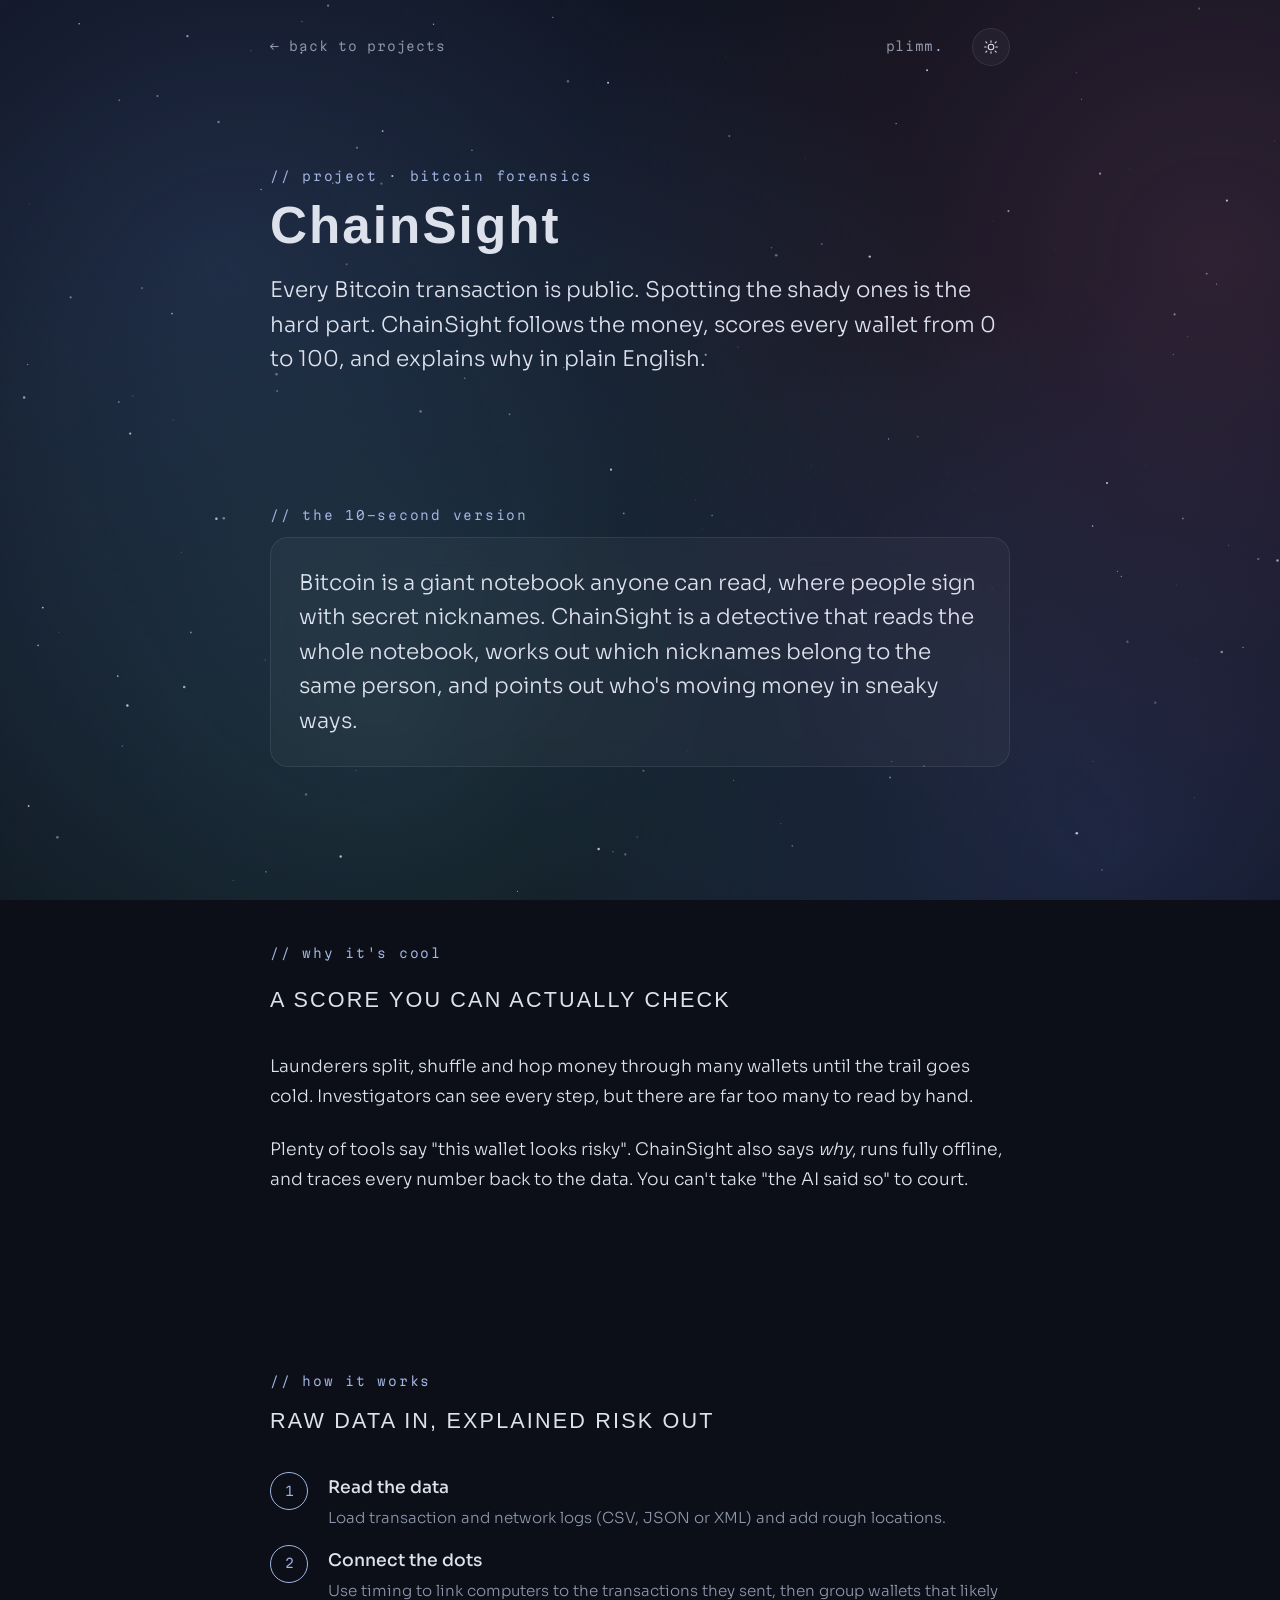
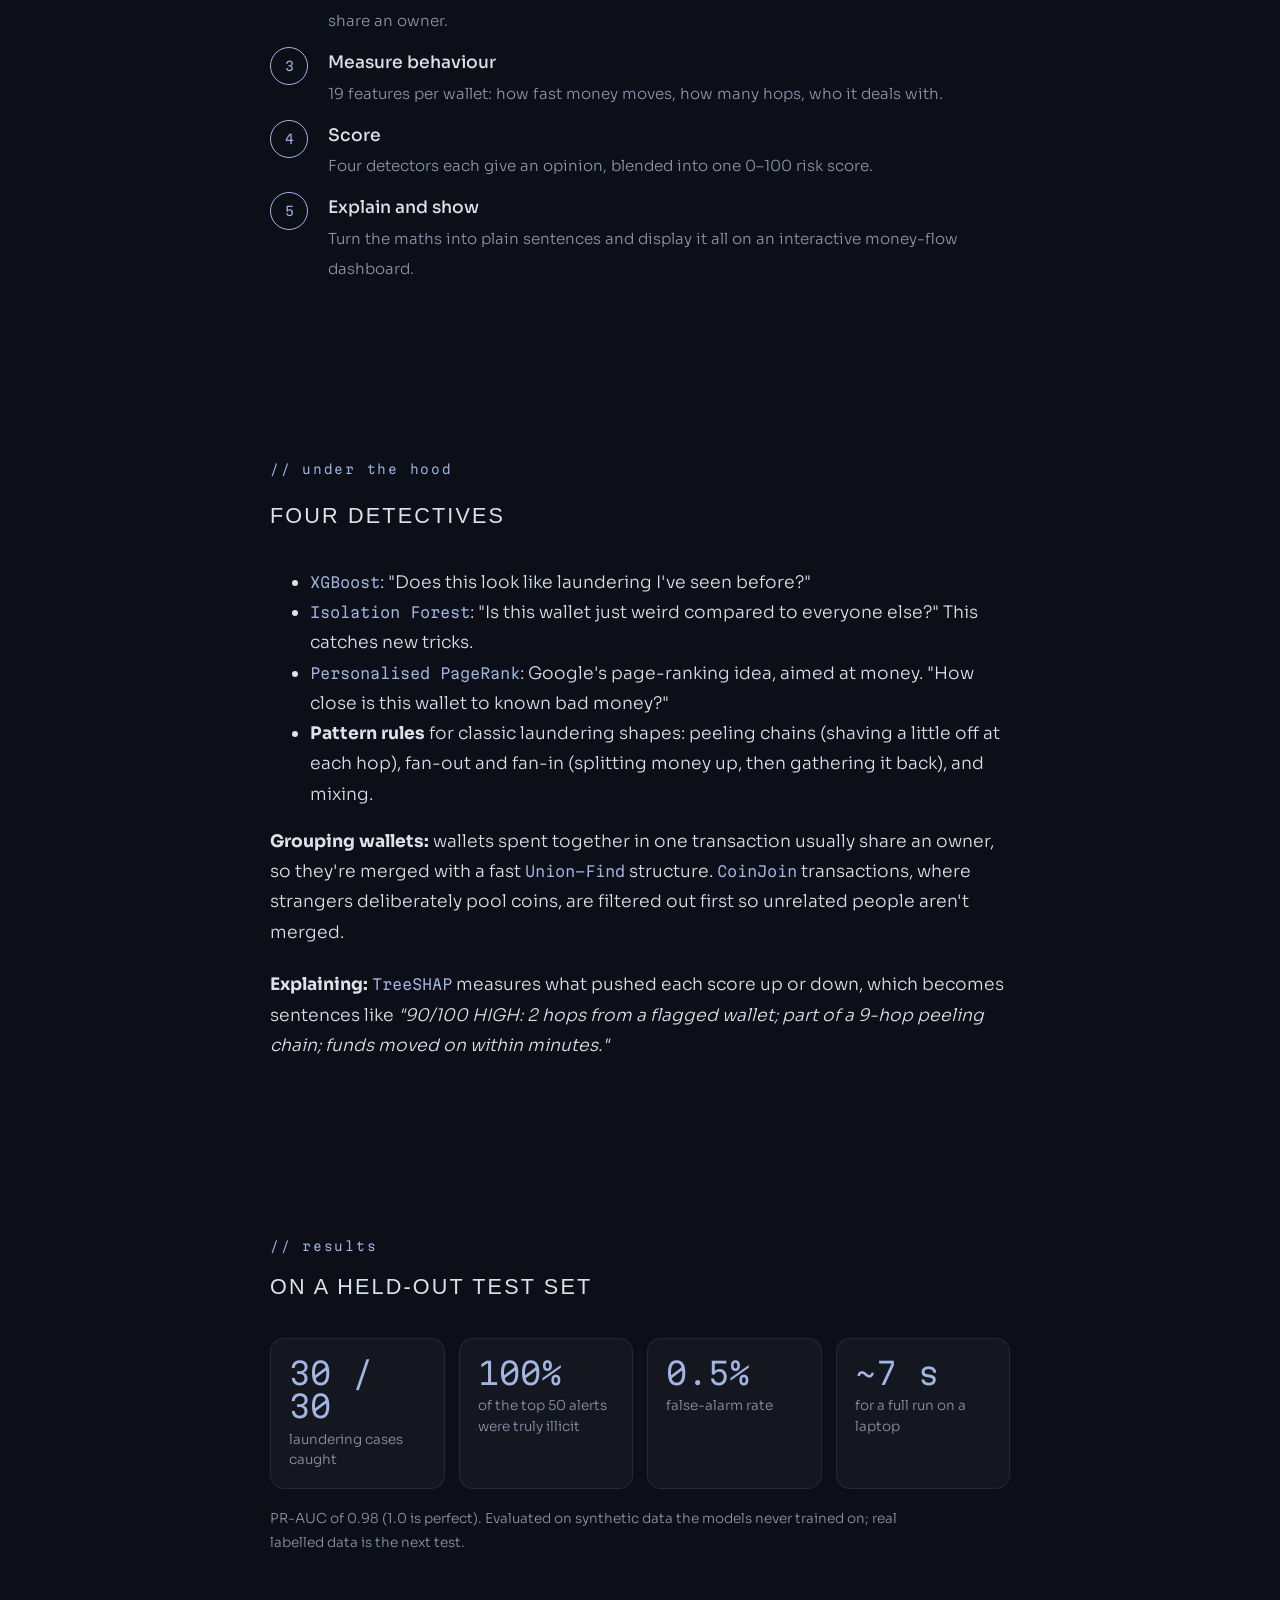
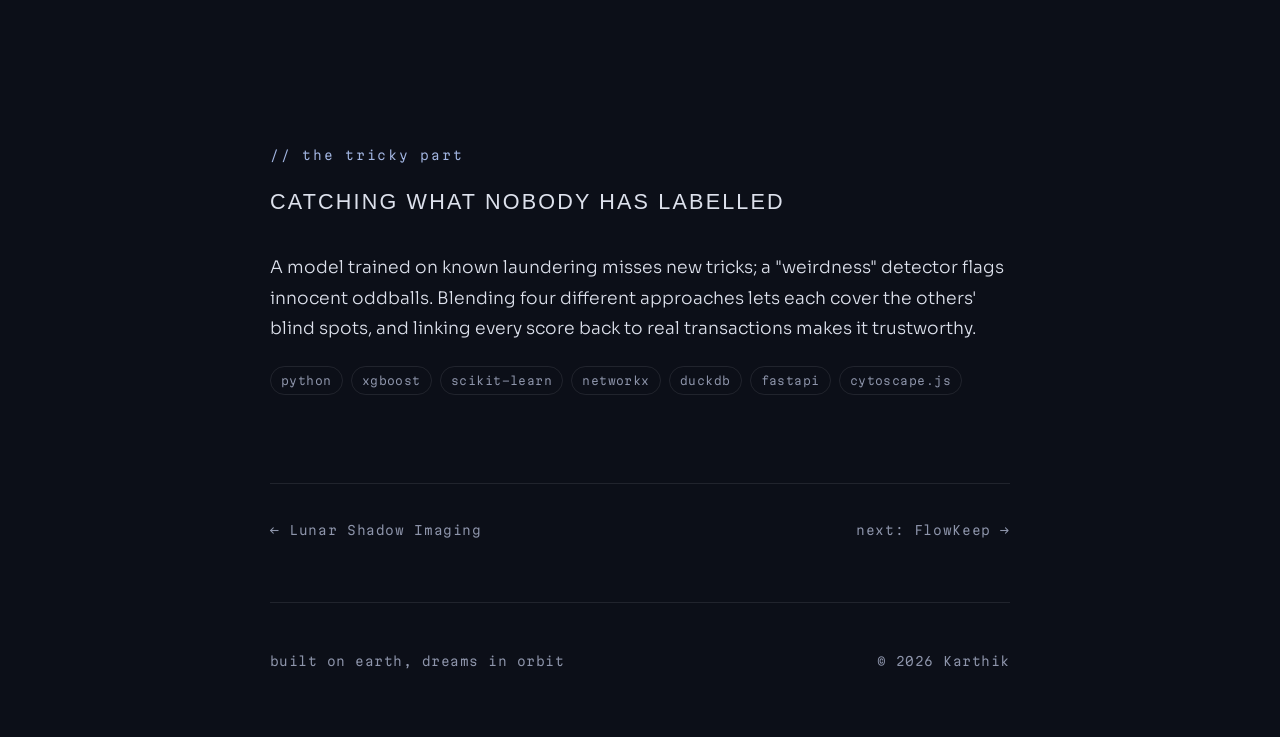
<file: project-chainsight.html>
<!doctype html>
<html lang="en" data-theme="dark">
<head>
<meta charset="utf-8">
<meta name="viewport" content="width=device-width, initial-scale=1, viewport-fit=cover">
<title>ChainSight</title>
<meta name="claude:viewport-fit-sides" content="cover">
<meta name="description" content="An offline, explainable Bitcoin forensics engine that scores wallet risk and explains every flag in plain English.">
<link rel="preconnect" href="https://fonts.googleapis.com">
<link rel="preconnect" href="https://fonts.gstatic.com" crossorigin>
<link rel="stylesheet" href="https://fonts.googleapis.com/css2?family=Syncopate:wght@400;700&family=Sora:wght@300;400;500&family=Martian+Mono:wght@300;400&display=swap">
<link rel="stylesheet" href="style.css">
</head>
<body>
<canvas id="haze" aria-hidden="true"></canvas>
<div class="wrap" class="page">
  <nav class="top" aria-label="Main">
    <a class="back" href="index.html#projects">&larr; back to projects</a>
    <div class="links">
      <a href="index.html" class="mark">plimm<span>.</span></a>
      <button id="theme" type="button" aria-label="Switch to light mode">
        <svg class="i-sun" viewBox="0 0 24 24" fill="none" stroke="currentColor" stroke-width="1.6" stroke-linecap="round"><circle cx="12" cy="12" r="4.2"/><path d="M12 2.5v2.2M12 19.3v2.2M4.2 4.2l1.6 1.6M18.2 18.2l1.6 1.6M2.5 12h2.2M19.3 12h2.2M4.2 19.8l1.6-1.6M18.2 5.8l1.6-1.6"/></svg>
        <svg class="i-moon" viewBox="0 0 24 24" fill="none" stroke="currentColor" stroke-width="1.6" stroke-linecap="round" stroke-linejoin="round"><path d="M20 14.5A8 8 0 1 1 9.5 4a6.5 6.5 0 0 0 10.5 10.5z"/></svg>
      </button>
    </div>
  </nav>
<header class="page-head">
    <p class="label">// project · bitcoin forensics</p>
    <h1>ChainSight</h1>
    <p class="lede">Every Bitcoin transaction is public. Spotting the shady ones is the hard part. ChainSight follows the money, scores every wallet from 0 to 100, and explains why in plain English.</p>
  </header>

  <main>
    <section>
      <p class="label">// the 10-second version</p>
      <div class="kid"><p>Bitcoin is a giant notebook anyone can read, where people sign with secret nicknames. ChainSight is a detective that reads the whole notebook, works out which nicknames belong to the same person, and points out who's moving money in sneaky ways.</p></div>
    </section>

    <section class="prose">
      <p class="label">// why it's cool</p>
      <h2>A score you can actually check</h2>
      <p>Launderers split, shuffle and hop money through many wallets until the trail goes cold. Investigators can see every step, but there are far too many to read by hand.</p>
      <p>Plenty of tools say "this wallet looks risky". ChainSight also says <em>why</em>, runs fully offline, and traces every number back to the data. You can't take "the AI said so" to court.</p>
    </section>

    <section>
      <p class="label">// how it works</p>
      <h2>Raw data in, explained risk out</h2>
      <ol class="pipe">
        <li><div><b>Read the data</b><span>Load transaction and network logs (CSV, JSON or XML) and add rough locations.</span></div></li>
        <li><div><b>Connect the dots</b><span>Use timing to link computers to the transactions they sent, then group wallets that likely share an owner.</span></div></li>
        <li><div><b>Measure behaviour</b><span>19 features per wallet: how fast money moves, how many hops, who it deals with.</span></div></li>
        <li><div><b>Score</b><span>Four detectors each give an opinion, blended into one 0&ndash;100 risk score.</span></div></li>
        <li><div><b>Explain and show</b><span>Turn the maths into plain sentences and display it all on an interactive money-flow dashboard.</span></div></li>
      </ol>
    </section>

    <section class="prose">
      <p class="label">// under the hood</p>
      <h2>Four detectives</h2>
      <ul class="dots">
        <li><span class="term">XGBoost</span>: "Does this look like laundering I've seen before?"</li>
        <li><span class="term">Isolation Forest</span>: "Is this wallet just weird compared to everyone else?" This catches new tricks.</li>
        <li><span class="term">Personalised PageRank</span>: Google's page-ranking idea, aimed at money. "How close is this wallet to known bad money?"</li>
        <li><b>Pattern rules</b> for classic laundering shapes: peeling chains (shaving a little off at each hop), fan-out and fan-in (splitting money up, then gathering it back), and mixing.</li>
      </ul>
      <p><b>Grouping wallets:</b> wallets spent together in one transaction usually share an owner, so they're merged with a fast <span class="term">Union-Find</span> structure. <span class="term">CoinJoin</span> transactions, where strangers deliberately pool coins, are filtered out first so unrelated people aren't merged.</p>
      <p><b>Explaining:</b> <span class="term">TreeSHAP</span> measures what pushed each score up or down, which becomes sentences like <em>"90/100 HIGH: 2 hops from a flagged wallet; part of a 9-hop peeling chain; funds moved on within minutes."</em></p>
    </section>

    <section>
      <p class="label">// results</p>
      <h2>On a held-out test set</h2>
      <div class="stats">
        <div class="stat"><div class="n">30 / 30</div><div class="t">laundering cases caught</div></div>
        <div class="stat"><div class="n">100%</div><div class="t">of the top 50 alerts were truly illicit</div></div>
        <div class="stat"><div class="n">0.5%</div><div class="t">false-alarm rate</div></div>
        <div class="stat"><div class="n">~7 s</div><div class="t">for a full run on a laptop</div></div>
      </div>
      <p class="note">PR-AUC of 0.98 (1.0 is perfect). Evaluated on synthetic data the models never trained on; real labelled data is the next test.</p>
    </section>

    <section class="prose">
      <p class="label">// the tricky part</p>
      <h2>Catching what nobody has labelled</h2>
      <p>A model trained on known laundering misses new tricks; a "weirdness" detector flags innocent oddballs. Blending four different approaches lets each cover the others' blind spots, and linking every score back to real transactions makes it trustworthy.</p>
      <ul class="tags"><li>python</li><li>xgboost</li><li>scikit-learn</li><li>networkx</li><li>duckdb</li><li>fastapi</li><li>cytoscape.js</li></ul>
    </section>
  </main>

  <nav class="nextpage" aria-label="More projects">
    <a href="project-lunar.html">&larr; Lunar Shadow Imaging</a>
    <a href="project-flowkeep.html">next: FlowKeep &rarr;</a>
  </nav>

  <footer>
    <span>built on earth, dreams in orbit</span>
    <span>&copy; 2026 Karthik</span>
  </footer>
</div>
<script src="site.js"></script>
</body>
</html>
</file>
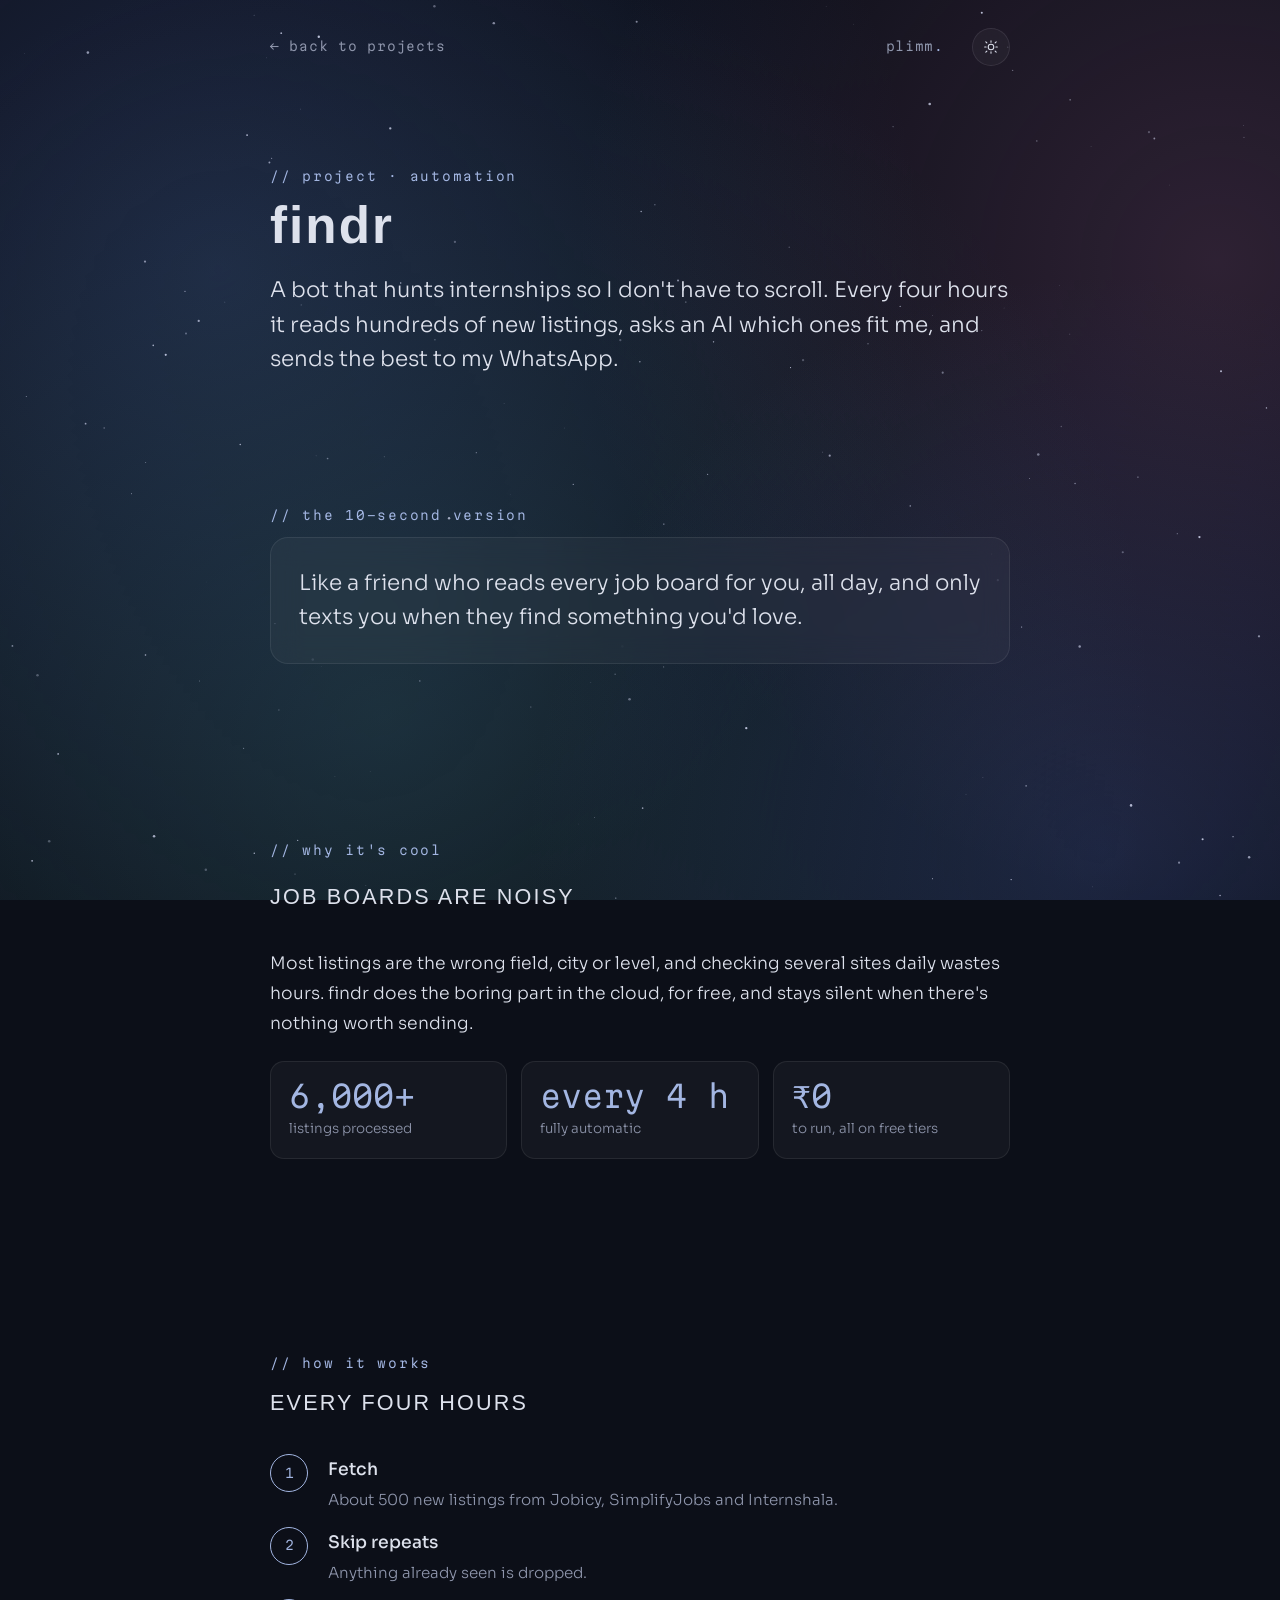
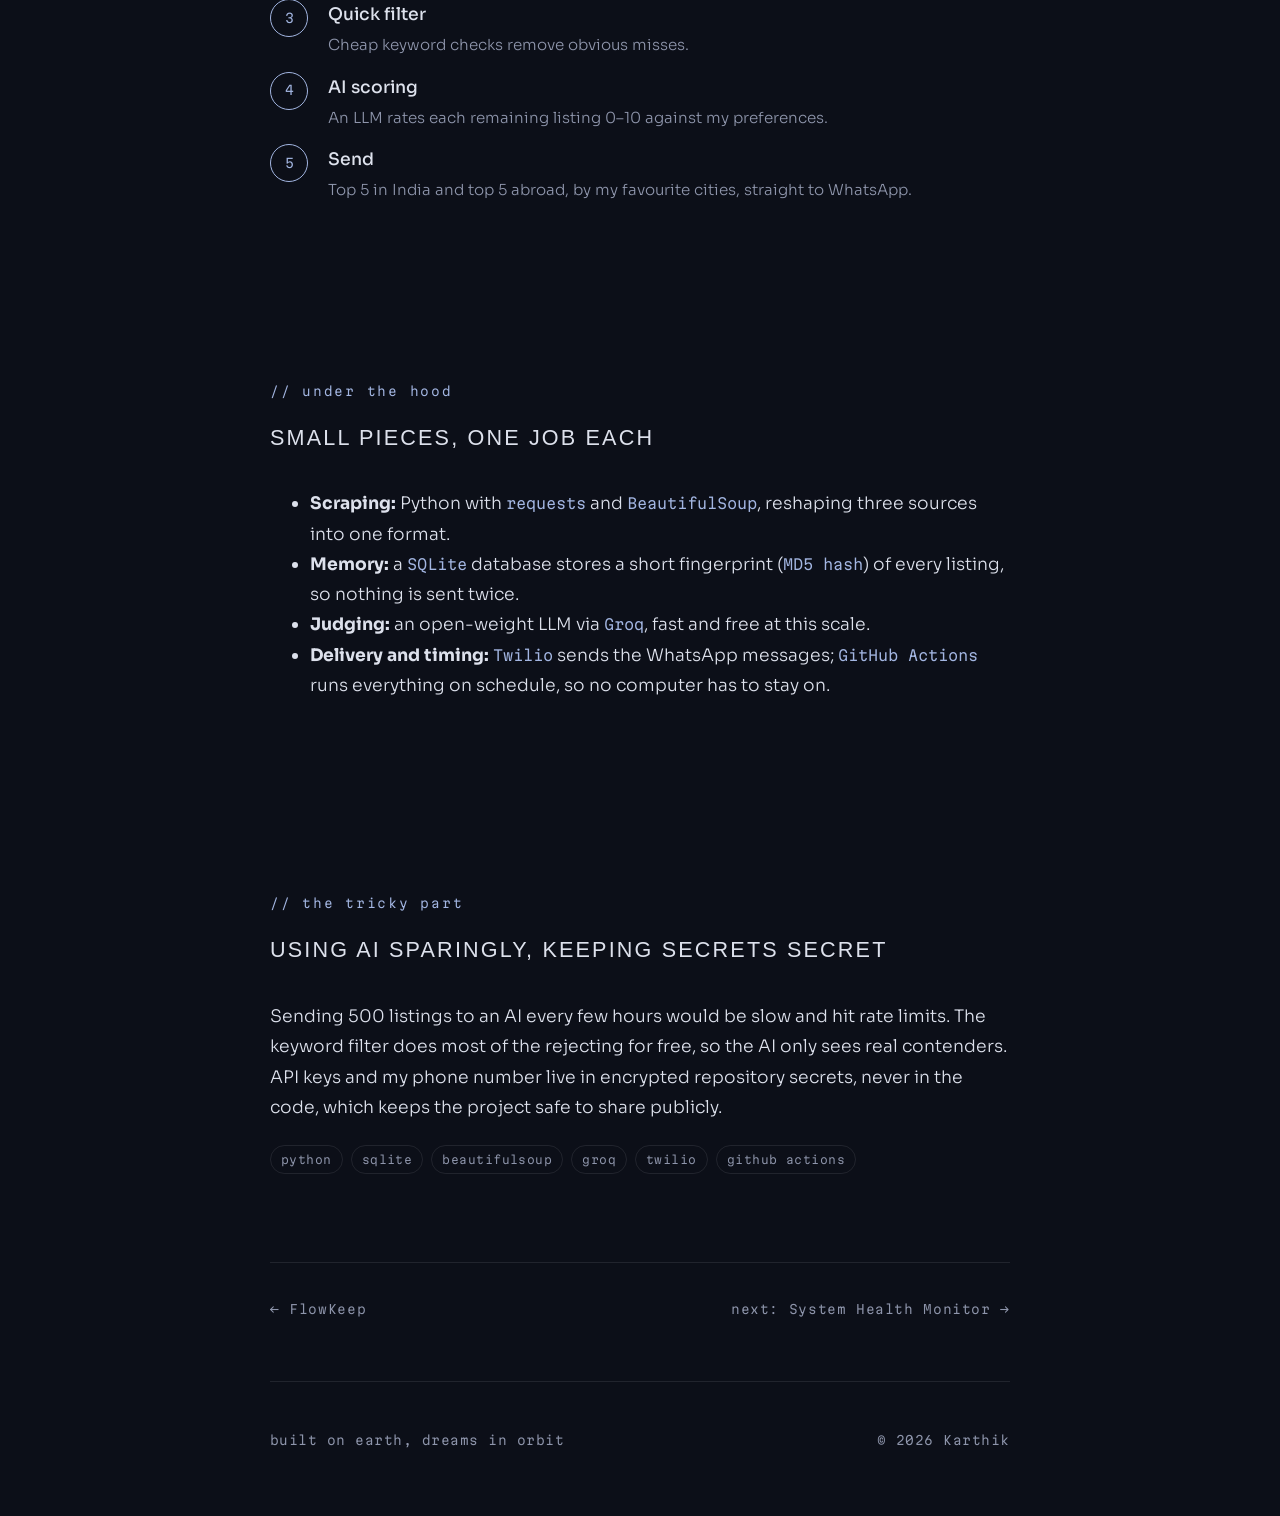
<file: project-findr.html>
<!doctype html>
<html lang="en" data-theme="dark">
<head>
<meta charset="utf-8">
<meta name="viewport" content="width=device-width, initial-scale=1, viewport-fit=cover">
<title>findr</title>
<meta name="claude:viewport-fit-sides" content="cover">
<meta name="description" content="An internship bot that scrapes listings, ranks them with an LLM against my preferences, and sends the best to WhatsApp every 4 hours.">
<link rel="preconnect" href="https://fonts.googleapis.com">
<link rel="preconnect" href="https://fonts.gstatic.com" crossorigin>
<link rel="stylesheet" href="https://fonts.googleapis.com/css2?family=Syncopate:wght@400;700&family=Sora:wght@300;400;500&family=Martian+Mono:wght@300;400&display=swap">
<link rel="stylesheet" href="style.css">
</head>
<body>
<canvas id="haze" aria-hidden="true"></canvas>
<div class="wrap" class="page">
  <nav class="top" aria-label="Main">
    <a class="back" href="index.html#projects">&larr; back to projects</a>
    <div class="links">
      <a href="index.html" class="mark">plimm<span>.</span></a>
      <button id="theme" type="button" aria-label="Switch to light mode">
        <svg class="i-sun" viewBox="0 0 24 24" fill="none" stroke="currentColor" stroke-width="1.6" stroke-linecap="round"><circle cx="12" cy="12" r="4.2"/><path d="M12 2.5v2.2M12 19.3v2.2M4.2 4.2l1.6 1.6M18.2 18.2l1.6 1.6M2.5 12h2.2M19.3 12h2.2M4.2 19.8l1.6-1.6M18.2 5.8l1.6-1.6"/></svg>
        <svg class="i-moon" viewBox="0 0 24 24" fill="none" stroke="currentColor" stroke-width="1.6" stroke-linecap="round" stroke-linejoin="round"><path d="M20 14.5A8 8 0 1 1 9.5 4a6.5 6.5 0 0 0 10.5 10.5z"/></svg>
      </button>
    </div>
  </nav>
<header class="page-head">
    <p class="label">// project · automation</p>
    <h1>findr</h1>
    <p class="lede">A bot that hunts internships so I don't have to scroll. Every four hours it reads hundreds of new listings, asks an AI which ones fit me, and sends the best to my WhatsApp.</p>
  </header>

  <main>
    <section>
      <p class="label">// the 10-second version</p>
      <div class="kid"><p>Like a friend who reads every job board for you, all day, and only texts you when they find something you'd love.</p></div>
    </section>

    <section class="prose">
      <p class="label">// why it's cool</p>
      <h2>Job boards are noisy</h2>
      <p>Most listings are the wrong field, city or level, and checking several sites daily wastes hours. findr does the boring part in the cloud, for free, and stays silent when there's nothing worth sending.</p>
      <div class="stats">
        <div class="stat"><div class="n">6,000+</div><div class="t">listings processed</div></div>
        <div class="stat"><div class="n">every 4 h</div><div class="t">fully automatic</div></div>
        <div class="stat"><div class="n">&#8377;0</div><div class="t">to run, all on free tiers</div></div>
      </div>
    </section>

    <section>
      <p class="label">// how it works</p>
      <h2>Every four hours</h2>
      <ol class="pipe">
        <li><div><b>Fetch</b><span>About 500 new listings from Jobicy, SimplifyJobs and Internshala.</span></div></li>
        <li><div><b>Skip repeats</b><span>Anything already seen is dropped.</span></div></li>
        <li><div><b>Quick filter</b><span>Cheap keyword checks remove obvious misses.</span></div></li>
        <li><div><b>AI scoring</b><span>An LLM rates each remaining listing 0&ndash;10 against my preferences.</span></div></li>
        <li><div><b>Send</b><span>Top 5 in India and top 5 abroad, by my favourite cities, straight to WhatsApp.</span></div></li>
      </ol>
    </section>

    <section class="prose">
      <p class="label">// under the hood</p>
      <h2>Small pieces, one job each</h2>
      <ul class="dots">
        <li><b>Scraping:</b> Python with <span class="term">requests</span> and <span class="term">BeautifulSoup</span>, reshaping three sources into one format.</li>
        <li><b>Memory:</b> a <span class="term">SQLite</span> database stores a short fingerprint (<span class="term">MD5 hash</span>) of every listing, so nothing is sent twice.</li>
        <li><b>Judging:</b> an open-weight LLM via <span class="term">Groq</span>, fast and free at this scale.</li>
        <li><b>Delivery and timing:</b> <span class="term">Twilio</span> sends the WhatsApp messages; <span class="term">GitHub Actions</span> runs everything on schedule, so no computer has to stay on.</li>
      </ul>
    </section>

    <section class="prose">
      <p class="label">// the tricky part</p>
      <h2>Using AI sparingly, keeping secrets secret</h2>
      <p>Sending 500 listings to an AI every few hours would be slow and hit rate limits. The keyword filter does most of the rejecting for free, so the AI only sees real contenders. API keys and my phone number live in encrypted repository secrets, never in the code, which keeps the project safe to share publicly.</p>
      <ul class="tags"><li>python</li><li>sqlite</li><li>beautifulsoup</li><li>groq</li><li>twilio</li><li>github actions</li></ul>
    </section>
  </main>

  <nav class="nextpage" aria-label="More projects">
    <a href="project-flowkeep.html">&larr; FlowKeep</a>
    <a href="project-health.html">next: System Health Monitor &rarr;</a>
  </nav>

  <footer>
    <span>built on earth, dreams in orbit</span>
    <span>&copy; 2026 Karthik</span>
  </footer>
</div>
<script src="site.js"></script>
</body>
</html>
</file>
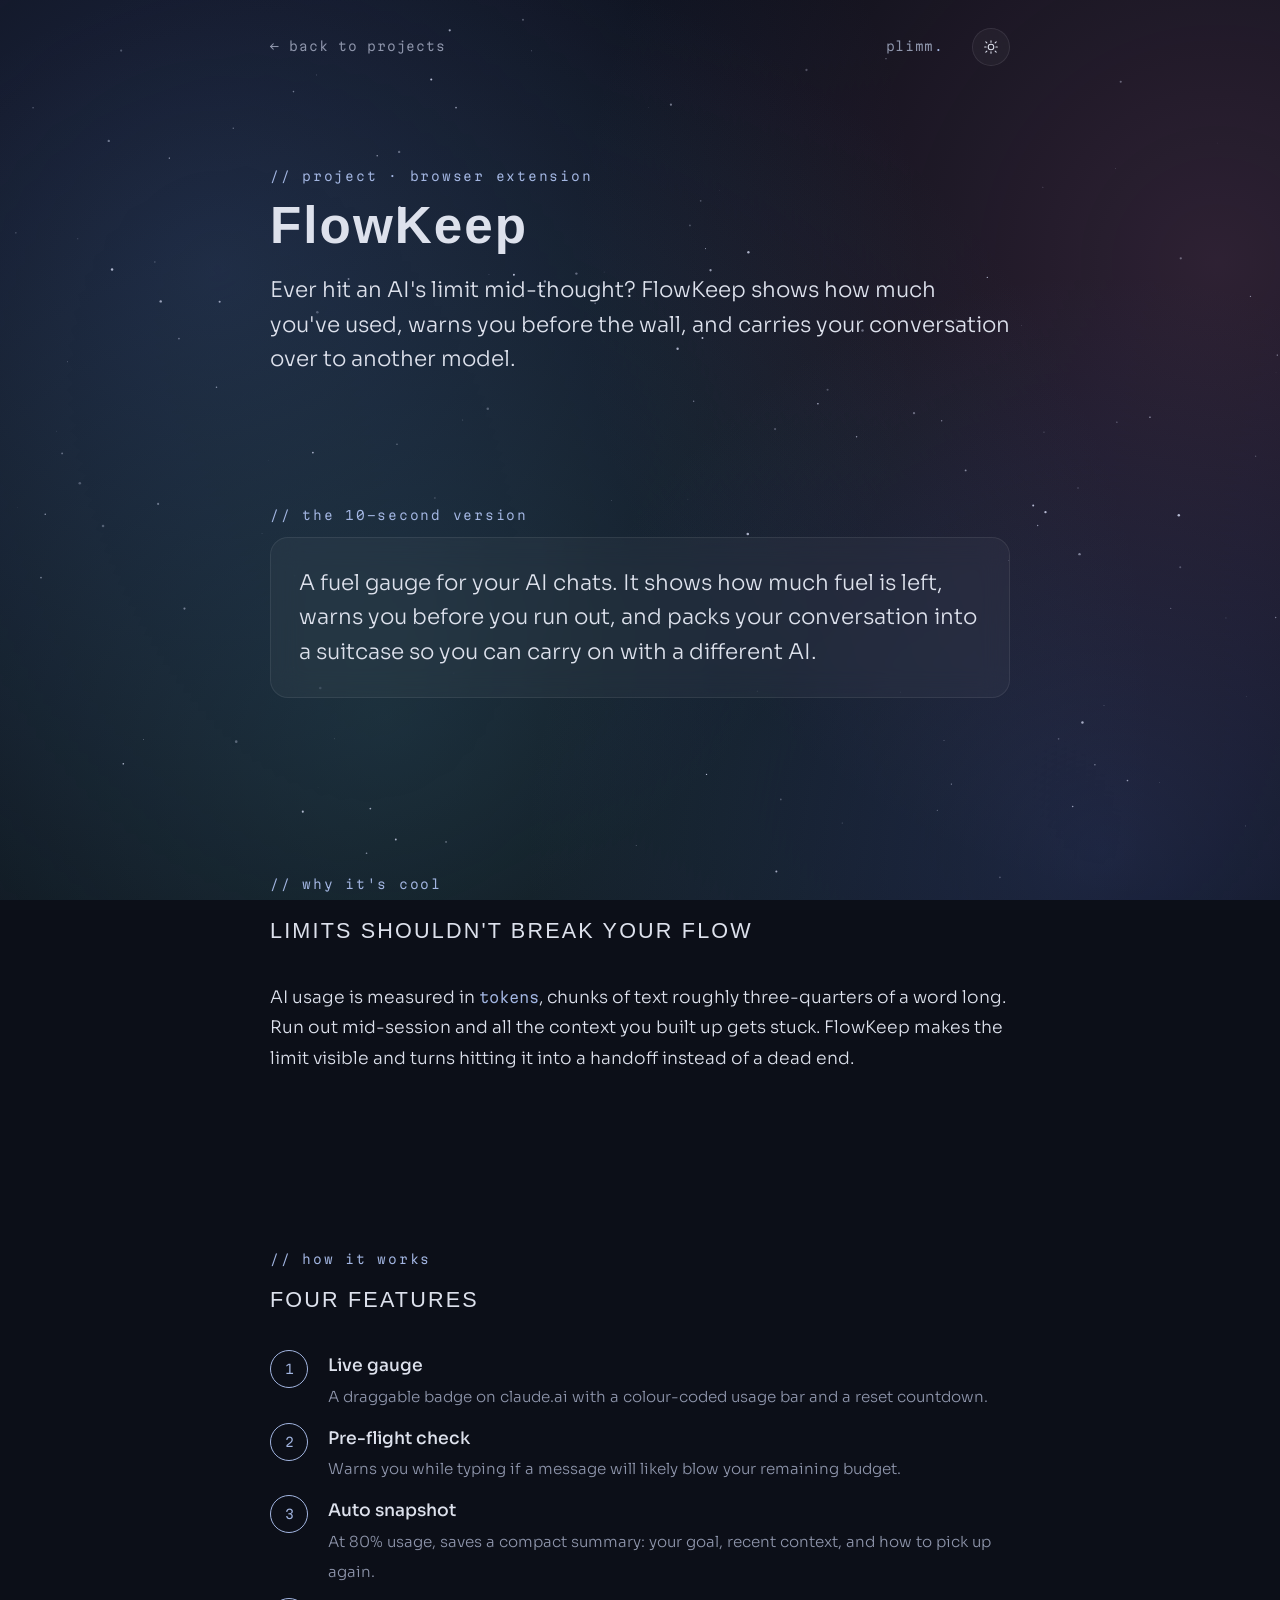
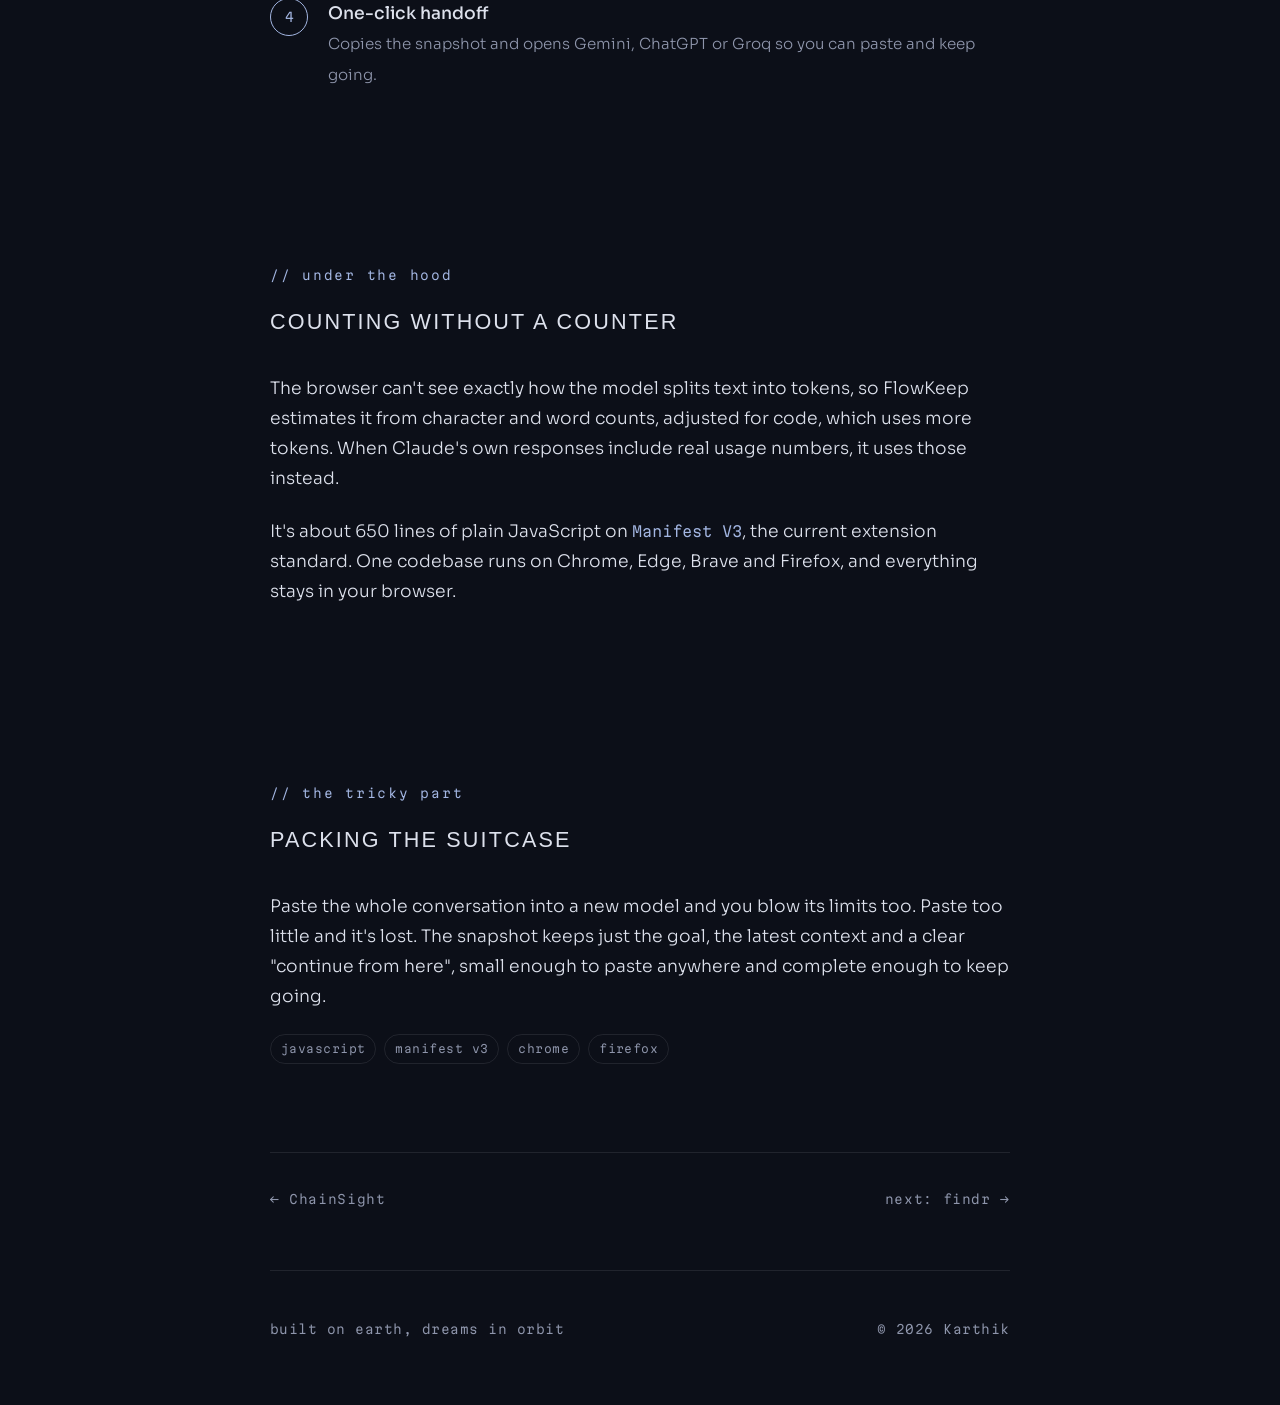
<file: project-flowkeep.html>
<!doctype html>
<html lang="en" data-theme="dark">
<head>
<meta charset="utf-8">
<meta name="viewport" content="width=device-width, initial-scale=1, viewport-fit=cover">
<title>FlowKeep</title>
<meta name="claude:viewport-fit-sides" content="cover">
<meta name="description" content="A browser extension that tracks Claude usage live and hands the conversation to another model before you hit the limit.">
<link rel="preconnect" href="https://fonts.googleapis.com">
<link rel="preconnect" href="https://fonts.gstatic.com" crossorigin>
<link rel="stylesheet" href="https://fonts.googleapis.com/css2?family=Syncopate:wght@400;700&family=Sora:wght@300;400;500&family=Martian+Mono:wght@300;400&display=swap">
<link rel="stylesheet" href="style.css">
</head>
<body>
<canvas id="haze" aria-hidden="true"></canvas>
<div class="wrap" class="page">
  <nav class="top" aria-label="Main">
    <a class="back" href="index.html#projects">&larr; back to projects</a>
    <div class="links">
      <a href="index.html" class="mark">plimm<span>.</span></a>
      <button id="theme" type="button" aria-label="Switch to light mode">
        <svg class="i-sun" viewBox="0 0 24 24" fill="none" stroke="currentColor" stroke-width="1.6" stroke-linecap="round"><circle cx="12" cy="12" r="4.2"/><path d="M12 2.5v2.2M12 19.3v2.2M4.2 4.2l1.6 1.6M18.2 18.2l1.6 1.6M2.5 12h2.2M19.3 12h2.2M4.2 19.8l1.6-1.6M18.2 5.8l1.6-1.6"/></svg>
        <svg class="i-moon" viewBox="0 0 24 24" fill="none" stroke="currentColor" stroke-width="1.6" stroke-linecap="round" stroke-linejoin="round"><path d="M20 14.5A8 8 0 1 1 9.5 4a6.5 6.5 0 0 0 10.5 10.5z"/></svg>
      </button>
    </div>
  </nav>
<header class="page-head">
    <p class="label">// project · browser extension</p>
    <h1>FlowKeep</h1>
    <p class="lede">Ever hit an AI's limit mid-thought? FlowKeep shows how much you've used, warns you before the wall, and carries your conversation over to another model.</p>
  </header>

  <main>
    <section>
      <p class="label">// the 10-second version</p>
      <div class="kid"><p>A fuel gauge for your AI chats. It shows how much fuel is left, warns you before you run out, and packs your conversation into a suitcase so you can carry on with a different AI.</p></div>
    </section>

    <section class="prose">
      <p class="label">// why it's cool</p>
      <h2>Limits shouldn't break your flow</h2>
      <p>AI usage is measured in <span class="term">tokens</span>, chunks of text roughly three-quarters of a word long. Run out mid-session and all the context you built up gets stuck. FlowKeep makes the limit visible and turns hitting it into a handoff instead of a dead end.</p>
    </section>

    <section>
      <p class="label">// how it works</p>
      <h2>Four features</h2>
      <ol class="pipe">
        <li><div><b>Live gauge</b><span>A draggable badge on claude.ai with a colour-coded usage bar and a reset countdown.</span></div></li>
        <li><div><b>Pre-flight check</b><span>Warns you while typing if a message will likely blow your remaining budget.</span></div></li>
        <li><div><b>Auto snapshot</b><span>At 80% usage, saves a compact summary: your goal, recent context, and how to pick up again.</span></div></li>
        <li><div><b>One-click handoff</b><span>Copies the snapshot and opens Gemini, ChatGPT or Groq so you can paste and keep going.</span></div></li>
      </ol>
    </section>

    <section class="prose">
      <p class="label">// under the hood</p>
      <h2>Counting without a counter</h2>
      <p>The browser can't see exactly how the model splits text into tokens, so FlowKeep estimates it from character and word counts, adjusted for code, which uses more tokens. When Claude's own responses include real usage numbers, it uses those instead.</p>
      <p>It's about 650 lines of plain JavaScript on <span class="term">Manifest V3</span>, the current extension standard. One codebase runs on Chrome, Edge, Brave and Firefox, and everything stays in your browser.</p>
    </section>

    <section class="prose">
      <p class="label">// the tricky part</p>
      <h2>Packing the suitcase</h2>
      <p>Paste the whole conversation into a new model and you blow its limits too. Paste too little and it's lost. The snapshot keeps just the goal, the latest context and a clear "continue from here", small enough to paste anywhere and complete enough to keep going.</p>
      <ul class="tags"><li>javascript</li><li>manifest v3</li><li>chrome</li><li>firefox</li></ul>
    </section>
  </main>

  <nav class="nextpage" aria-label="More projects">
    <a href="project-chainsight.html">&larr; ChainSight</a>
    <a href="project-findr.html">next: findr &rarr;</a>
  </nav>

  <footer>
    <span>built on earth, dreams in orbit</span>
    <span>&copy; 2026 Karthik</span>
  </footer>
</div>
<script src="site.js"></script>
</body>
</html>
</file>
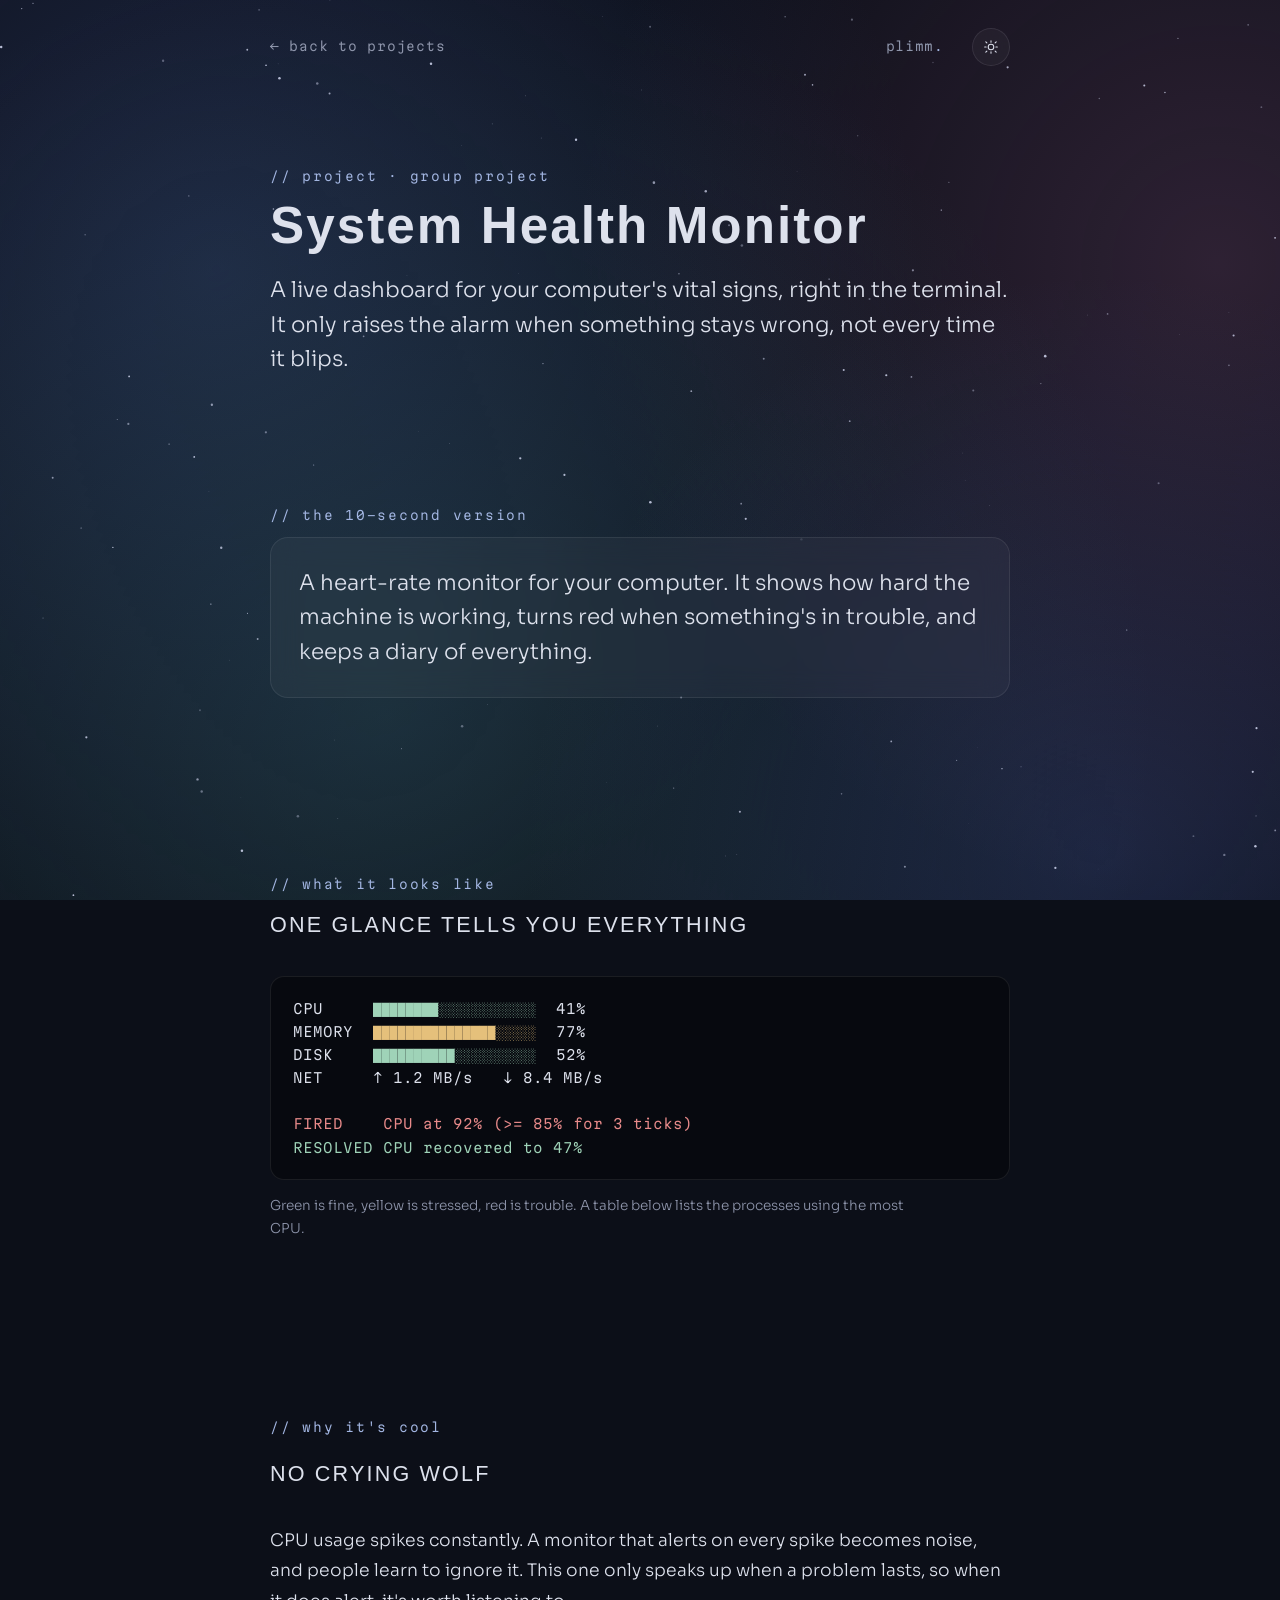
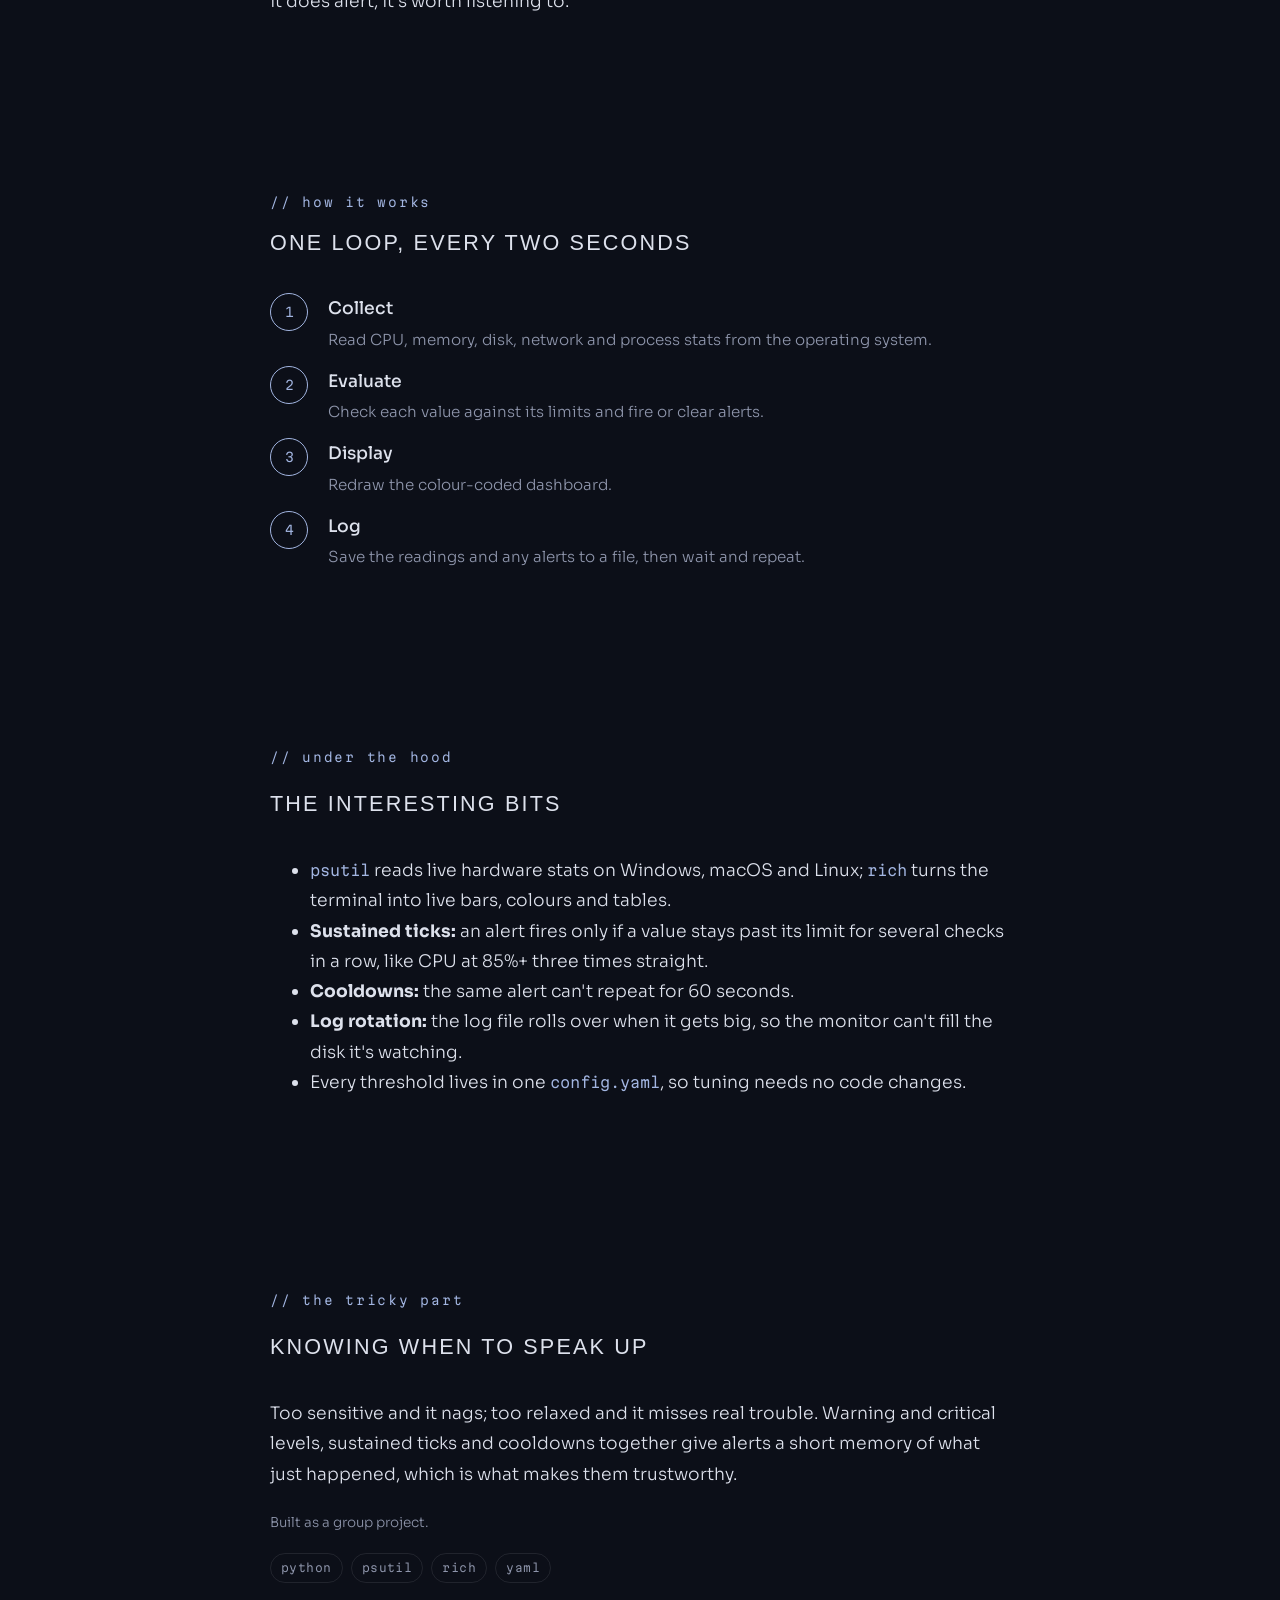
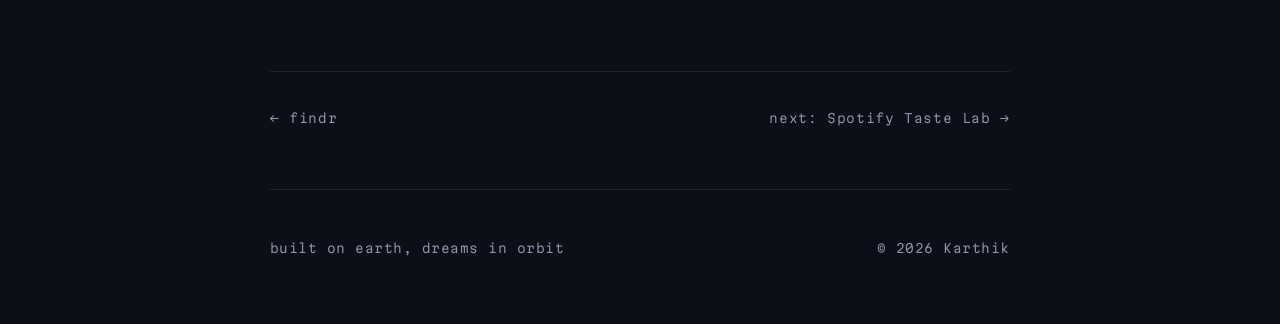
<file: project-health.html>
<!doctype html>
<html lang="en" data-theme="dark">
<head>
<meta charset="utf-8">
<meta name="viewport" content="width=device-width, initial-scale=1, viewport-fit=cover">
<title>System Health Monitor</title>
<meta name="claude:viewport-fit-sides" content="cover">
<meta name="description" content="A live terminal dashboard for a computer's CPU, memory, disk and network, with alerts that only fire when a problem sticks around.">
<link rel="preconnect" href="https://fonts.googleapis.com">
<link rel="preconnect" href="https://fonts.gstatic.com" crossorigin>
<link rel="stylesheet" href="https://fonts.googleapis.com/css2?family=Syncopate:wght@400;700&family=Sora:wght@300;400;500&family=Martian+Mono:wght@300;400&display=swap">
<link rel="stylesheet" href="style.css">
</head>
<body>
<canvas id="haze" aria-hidden="true"></canvas>
<div class="wrap" class="page">
  <nav class="top" aria-label="Main">
    <a class="back" href="index.html#projects">&larr; back to projects</a>
    <div class="links">
      <a href="index.html" class="mark">plimm<span>.</span></a>
      <button id="theme" type="button" aria-label="Switch to light mode">
        <svg class="i-sun" viewBox="0 0 24 24" fill="none" stroke="currentColor" stroke-width="1.6" stroke-linecap="round"><circle cx="12" cy="12" r="4.2"/><path d="M12 2.5v2.2M12 19.3v2.2M4.2 4.2l1.6 1.6M18.2 18.2l1.6 1.6M2.5 12h2.2M19.3 12h2.2M4.2 19.8l1.6-1.6M18.2 5.8l1.6-1.6"/></svg>
        <svg class="i-moon" viewBox="0 0 24 24" fill="none" stroke="currentColor" stroke-width="1.6" stroke-linecap="round" stroke-linejoin="round"><path d="M20 14.5A8 8 0 1 1 9.5 4a6.5 6.5 0 0 0 10.5 10.5z"/></svg>
      </button>
    </div>
  </nav>
<header class="page-head">
    <p class="label">// project · group project</p>
    <h1>System Health Monitor</h1>
    <p class="lede">A live dashboard for your computer's vital signs, right in the terminal. It only raises the alarm when something stays wrong, not every time it blips.</p>
  </header>

  <main>
    <section>
      <p class="label">// the 10-second version</p>
      <div class="kid"><p>A heart-rate monitor for your computer. It shows how hard the machine is working, turns red when something's in trouble, and keeps a diary of everything.</p></div>
    </section>

    <section>
      <p class="label">// what it looks like</p>
      <h2>One glance tells you everything</h2>
      <pre class="term-block" aria-label="Example terminal output">CPU     <span class="ok">████████░░░░░░░░░░░░</span>  41%
MEMORY  <span class="warn">███████████████░░░░░</span>  77%
DISK    <span class="ok">██████████░░░░░░░░░░</span>  52%
NET     ↑ 1.2 MB/s   ↓ 8.4 MB/s

<span class="bad">FIRED    CPU at 92% (>= 85% for 3 ticks)</span>
<span class="ok">RESOLVED CPU recovered to 47%</span></pre>
      <div class="prose"><p class="note">Green is fine, yellow is stressed, red is trouble. A table below lists the processes using the most CPU.</p></div>
    </section>

    <section class="prose">
      <p class="label">// why it's cool</p>
      <h2>No crying wolf</h2>
      <p>CPU usage spikes constantly. A monitor that alerts on every spike becomes noise, and people learn to ignore it. This one only speaks up when a problem lasts, so when it does alert, it's worth listening to.</p>
    </section>

    <section>
      <p class="label">// how it works</p>
      <h2>One loop, every two seconds</h2>
      <ol class="pipe">
        <li><div><b>Collect</b><span>Read CPU, memory, disk, network and process stats from the operating system.</span></div></li>
        <li><div><b>Evaluate</b><span>Check each value against its limits and fire or clear alerts.</span></div></li>
        <li><div><b>Display</b><span>Redraw the colour-coded dashboard.</span></div></li>
        <li><div><b>Log</b><span>Save the readings and any alerts to a file, then wait and repeat.</span></div></li>
      </ol>
    </section>

    <section class="prose">
      <p class="label">// under the hood</p>
      <h2>The interesting bits</h2>
      <ul class="dots">
        <li><span class="term">psutil</span> reads live hardware stats on Windows, macOS and Linux; <span class="term">rich</span> turns the terminal into live bars, colours and tables.</li>
        <li><b>Sustained ticks:</b> an alert fires only if a value stays past its limit for several checks in a row, like CPU at 85%+ three times straight.</li>
        <li><b>Cooldowns:</b> the same alert can't repeat for 60 seconds.</li>
        <li><b>Log rotation:</b> the log file rolls over when it gets big, so the monitor can't fill the disk it's watching.</li>
        <li>Every threshold lives in one <span class="term">config.yaml</span>, so tuning needs no code changes.</li>
      </ul>
    </section>

    <section class="prose">
      <p class="label">// the tricky part</p>
      <h2>Knowing when to speak up</h2>
      <p>Too sensitive and it nags; too relaxed and it misses real trouble. Warning and critical levels, sustained ticks and cooldowns together give alerts a short memory of what just happened, which is what makes them trustworthy.</p>
      <p class="note">Built as a group project.</p>
      <ul class="tags"><li>python</li><li>psutil</li><li>rich</li><li>yaml</li></ul>
    </section>
  </main>

  <nav class="nextpage" aria-label="More projects">
    <a href="project-findr.html">&larr; findr</a>
    <a href="project-tastelab.html">next: Spotify Taste Lab &rarr;</a>
  </nav>

  <footer>
    <span>built on earth, dreams in orbit</span>
    <span>&copy; 2026 Karthik</span>
  </footer>
</div>
<script src="site.js"></script>
</body>
</html>
</file>
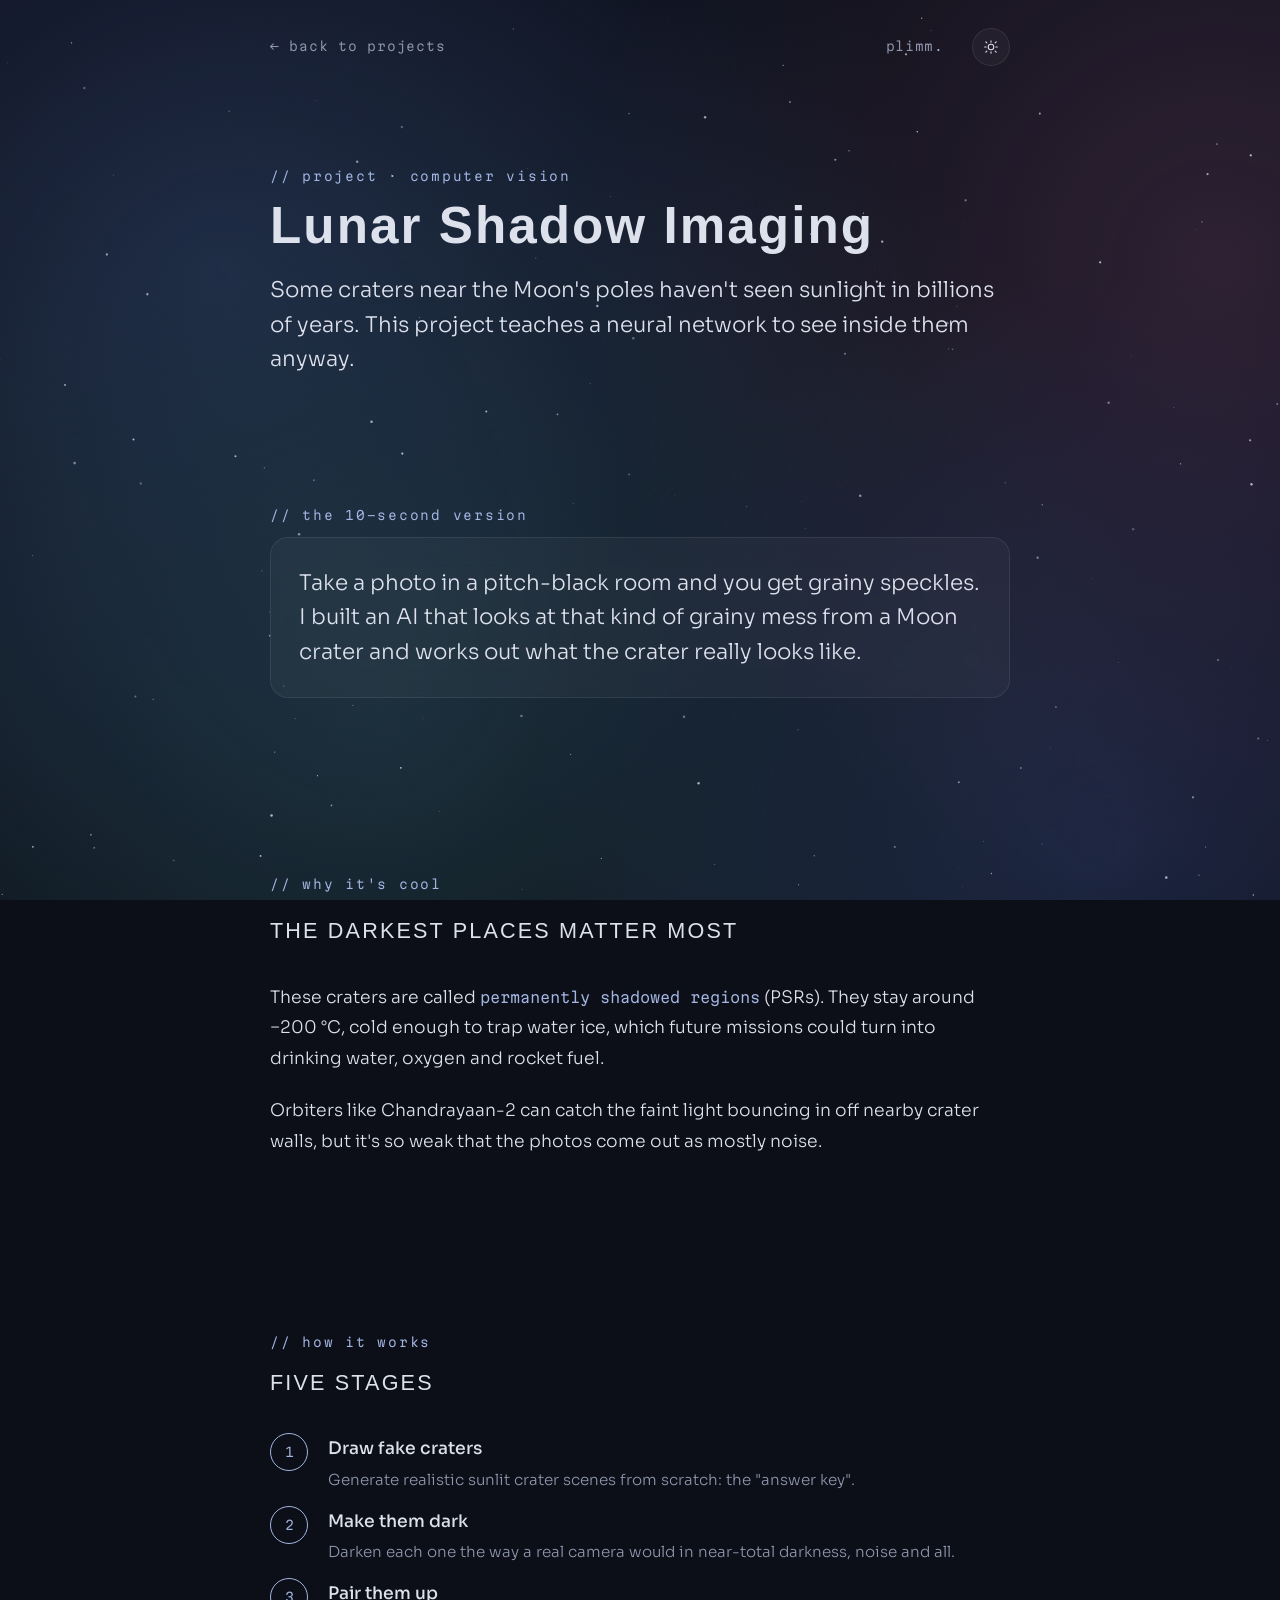
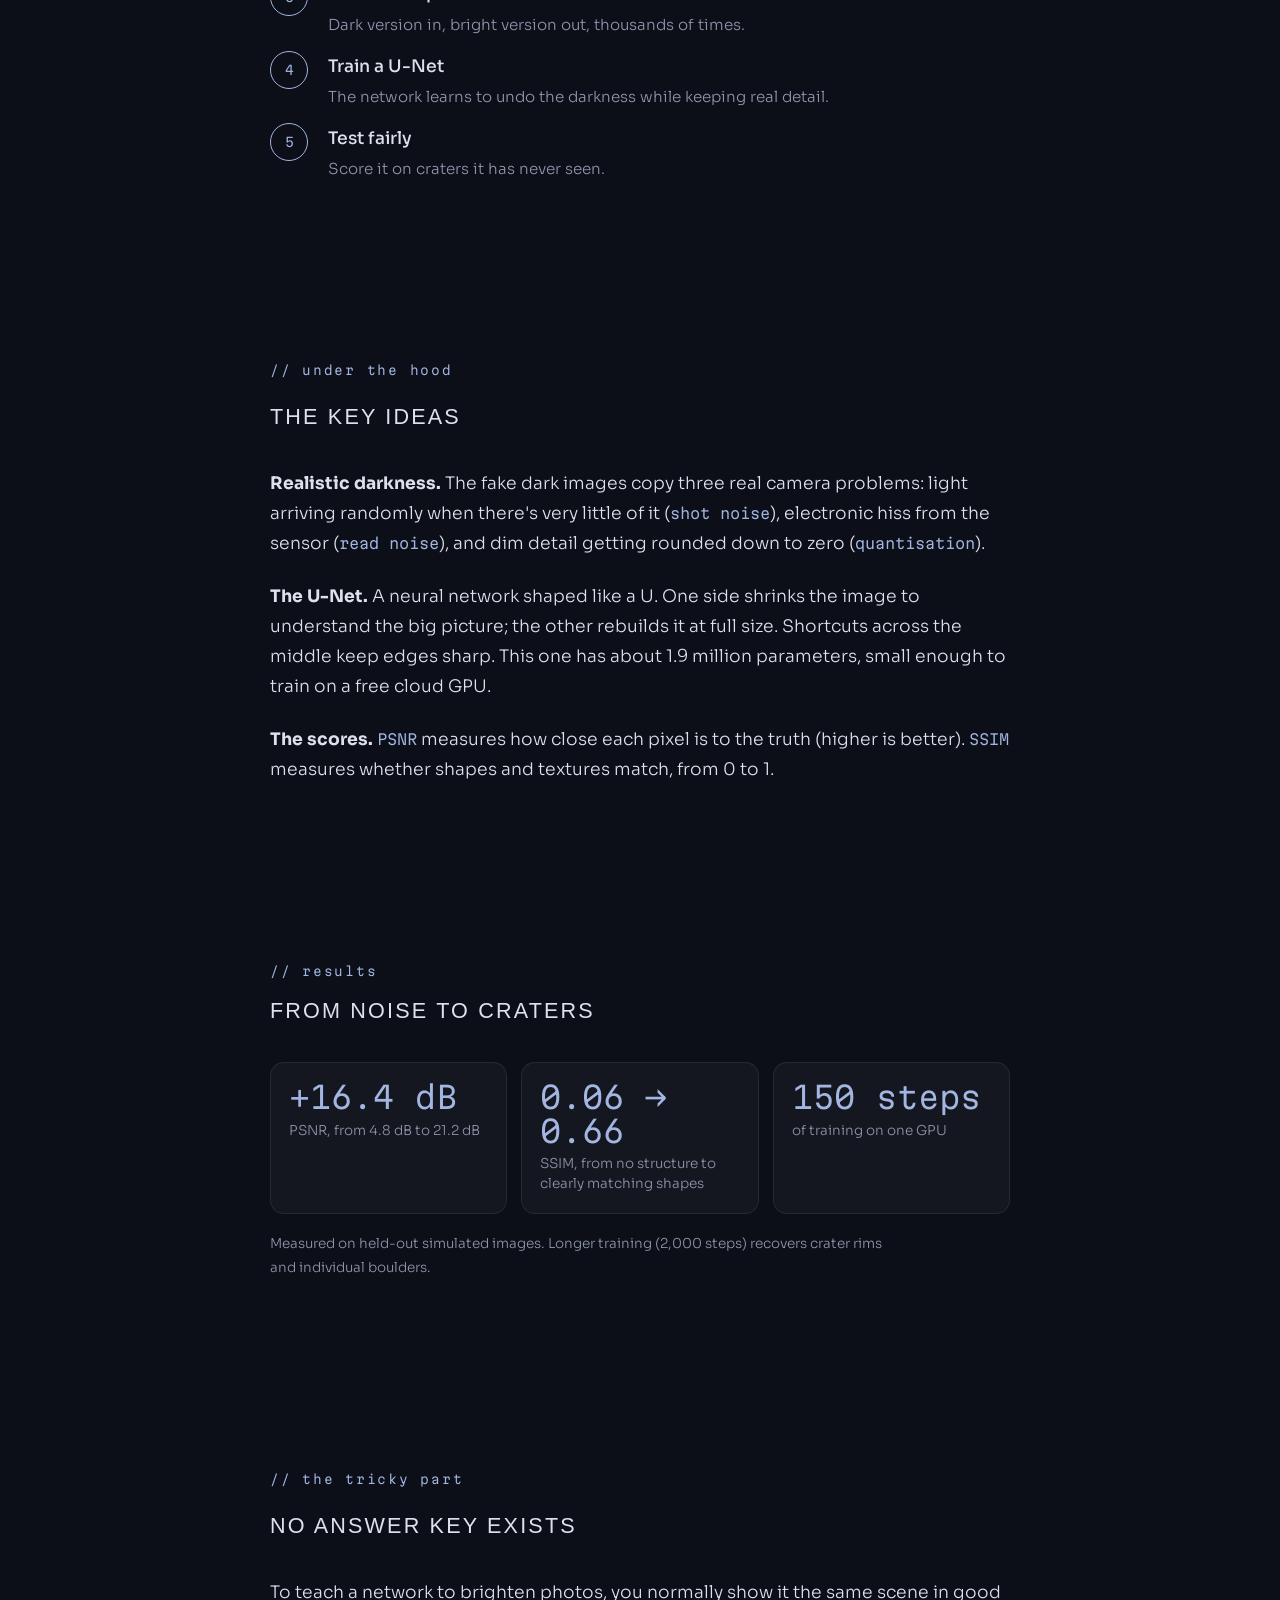
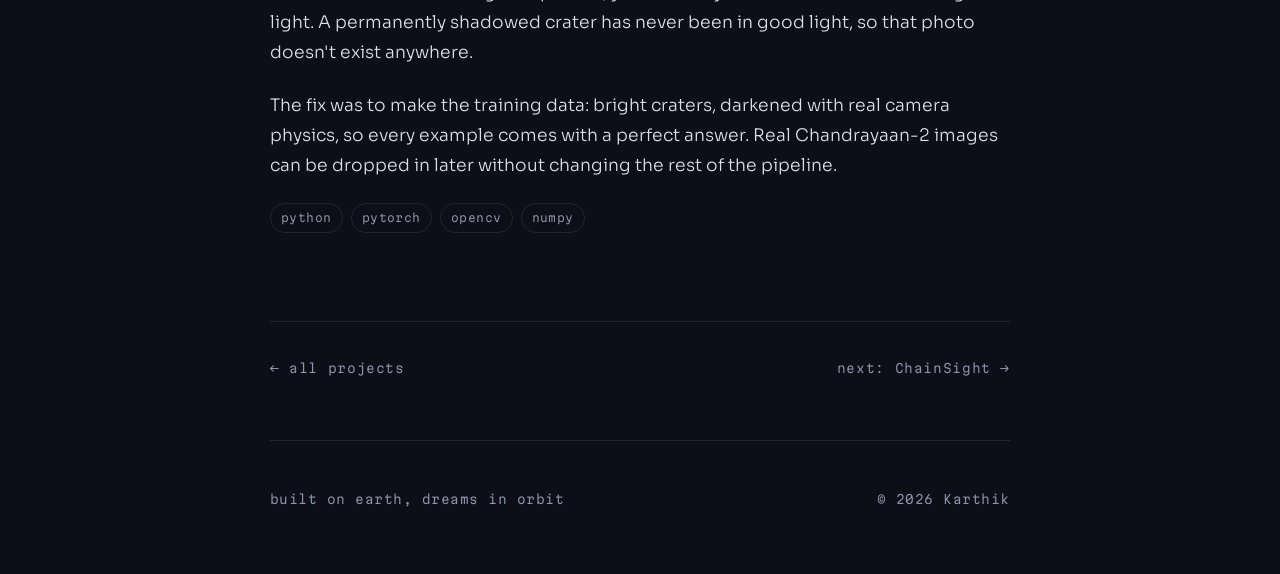
<file: project-lunar.html>
<!doctype html>
<html lang="en" data-theme="dark">
<head>
<meta charset="utf-8">
<meta name="viewport" content="width=device-width, initial-scale=1, viewport-fit=cover">
<title>Lunar Shadow Imaging</title>
<meta name="claude:viewport-fit-sides" content="cover">
<meta name="description" content="Seeing inside lunar craters that sunlight has never reached, with a U-Net trained on physics-simulated data.">
<link rel="preconnect" href="https://fonts.googleapis.com">
<link rel="preconnect" href="https://fonts.gstatic.com" crossorigin>
<link rel="stylesheet" href="https://fonts.googleapis.com/css2?family=Syncopate:wght@400;700&family=Sora:wght@300;400;500&family=Martian+Mono:wght@300;400&display=swap">
<link rel="stylesheet" href="style.css">
</head>
<body>
<canvas id="haze" aria-hidden="true"></canvas>
<div class="wrap" class="page">
  <nav class="top" aria-label="Main">
    <a class="back" href="index.html#projects">&larr; back to projects</a>
    <div class="links">
      <a href="index.html" class="mark">plimm<span>.</span></a>
      <button id="theme" type="button" aria-label="Switch to light mode">
        <svg class="i-sun" viewBox="0 0 24 24" fill="none" stroke="currentColor" stroke-width="1.6" stroke-linecap="round"><circle cx="12" cy="12" r="4.2"/><path d="M12 2.5v2.2M12 19.3v2.2M4.2 4.2l1.6 1.6M18.2 18.2l1.6 1.6M2.5 12h2.2M19.3 12h2.2M4.2 19.8l1.6-1.6M18.2 5.8l1.6-1.6"/></svg>
        <svg class="i-moon" viewBox="0 0 24 24" fill="none" stroke="currentColor" stroke-width="1.6" stroke-linecap="round" stroke-linejoin="round"><path d="M20 14.5A8 8 0 1 1 9.5 4a6.5 6.5 0 0 0 10.5 10.5z"/></svg>
      </button>
    </div>
  </nav>
<header class="page-head">
    <p class="label">// project · computer vision</p>
    <h1>Lunar Shadow Imaging</h1>
    <p class="lede">Some craters near the Moon's poles haven't seen sunlight in billions of years. This project teaches a neural network to see inside them anyway.</p>
  </header>

  <main>
    <section>
      <p class="label">// the 10-second version</p>
      <div class="kid"><p>Take a photo in a pitch-black room and you get grainy speckles. I built an AI that looks at that kind of grainy mess from a Moon crater and works out what the crater really looks like.</p></div>
    </section>

    <section class="prose">
      <p class="label">// why it's cool</p>
      <h2>The darkest places matter most</h2>
      <p>These craters are called <span class="term">permanently shadowed regions</span> (PSRs). They stay around &minus;200&nbsp;&deg;C, cold enough to trap water ice, which future missions could turn into drinking water, oxygen and rocket fuel.</p>
      <p>Orbiters like Chandrayaan-2 can catch the faint light bouncing in off nearby crater walls, but it's so weak that the photos come out as mostly noise.</p>
    </section>

    <section>
      <p class="label">// how it works</p>
      <h2>Five stages</h2>
      <ol class="pipe">
        <li><div><b>Draw fake craters</b><span>Generate realistic sunlit crater scenes from scratch: the "answer key".</span></div></li>
        <li><div><b>Make them dark</b><span>Darken each one the way a real camera would in near-total darkness, noise and all.</span></div></li>
        <li><div><b>Pair them up</b><span>Dark version in, bright version out, thousands of times.</span></div></li>
        <li><div><b>Train a U-Net</b><span>The network learns to undo the darkness while keeping real detail.</span></div></li>
        <li><div><b>Test fairly</b><span>Score it on craters it has never seen.</span></div></li>
      </ol>
    </section>

    <section class="prose">
      <p class="label">// under the hood</p>
      <h2>The key ideas</h2>
      <p><b>Realistic darkness.</b> The fake dark images copy three real camera problems: light arriving randomly when there's very little of it (<span class="term">shot noise</span>), electronic hiss from the sensor (<span class="term">read noise</span>), and dim detail getting rounded down to zero (<span class="term">quantisation</span>).</p>
      <p><b>The U-Net.</b> A neural network shaped like a U. One side shrinks the image to understand the big picture; the other rebuilds it at full size. Shortcuts across the middle keep edges sharp. This one has about 1.9 million parameters, small enough to train on a free cloud GPU.</p>
      <p><b>The scores.</b> <span class="term">PSNR</span> measures how close each pixel is to the truth (higher is better). <span class="term">SSIM</span> measures whether shapes and textures match, from 0 to 1.</p>
    </section>

    <section>
      <p class="label">// results</p>
      <h2>From noise to craters</h2>
      <div class="stats">
        <div class="stat"><div class="n">+16.4 dB</div><div class="t">PSNR, from 4.8 dB to 21.2 dB</div></div>
        <div class="stat"><div class="n">0.06 &rarr; 0.66</div><div class="t">SSIM, from no structure to clearly matching shapes</div></div>
        <div class="stat"><div class="n">150 steps</div><div class="t">of training on one GPU</div></div>
      </div>
      <p class="note">Measured on held-out simulated images. Longer training (2,000 steps) recovers crater rims and individual boulders.</p>
    </section>

    <section class="prose">
      <p class="label">// the tricky part</p>
      <h2>No answer key exists</h2>
      <p>To teach a network to brighten photos, you normally show it the same scene in good light. A permanently shadowed crater has never been in good light, so that photo doesn't exist anywhere.</p>
      <p>The fix was to make the training data: bright craters, darkened with real camera physics, so every example comes with a perfect answer. Real Chandrayaan-2 images can be dropped in later without changing the rest of the pipeline.</p>
      <ul class="tags"><li>python</li><li>pytorch</li><li>opencv</li><li>numpy</li></ul>
    </section>
  </main>

  <nav class="nextpage" aria-label="More projects">
    <a href="index.html#projects">&larr; all projects</a>
    <a href="project-chainsight.html">next: ChainSight &rarr;</a>
  </nav>

  <footer>
    <span>built on earth, dreams in orbit</span>
    <span>&copy; 2026 Karthik</span>
  </footer>
</div>
<script src="site.js"></script>
</body>
</html>
</file>
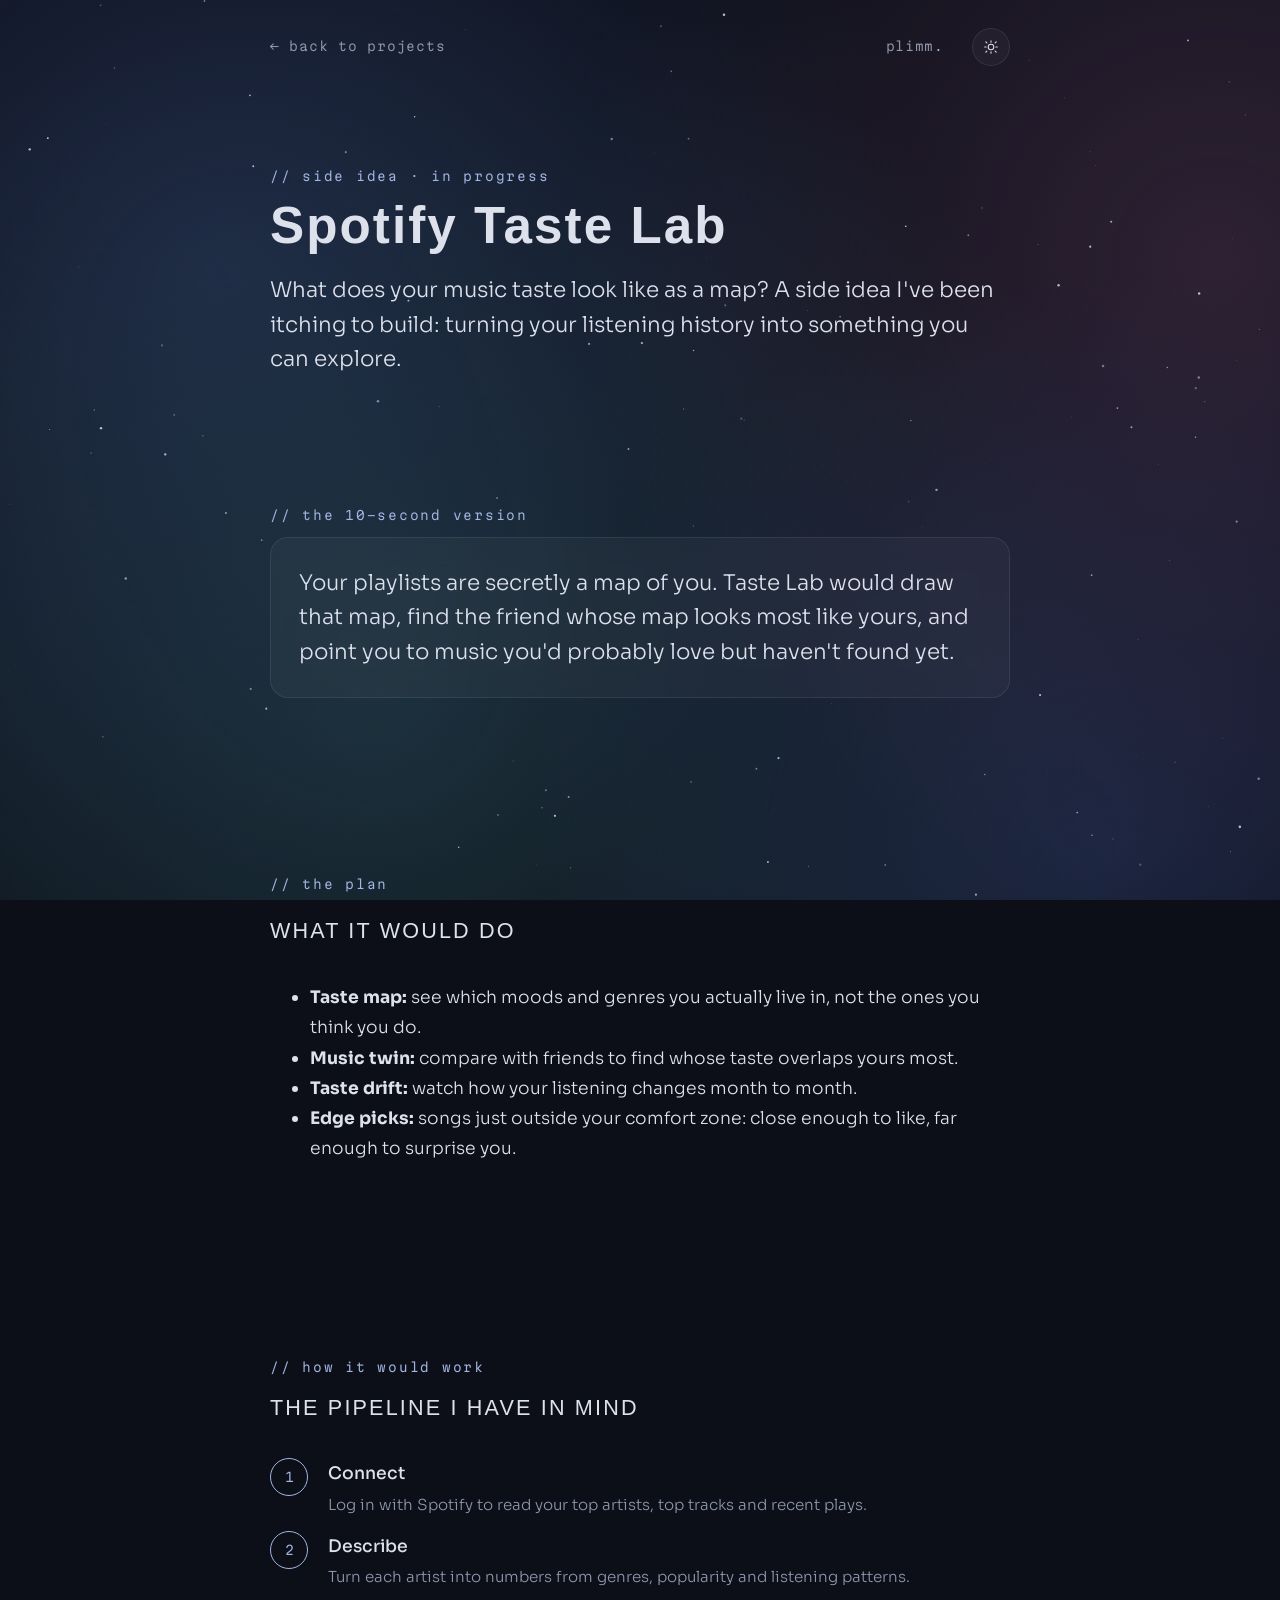
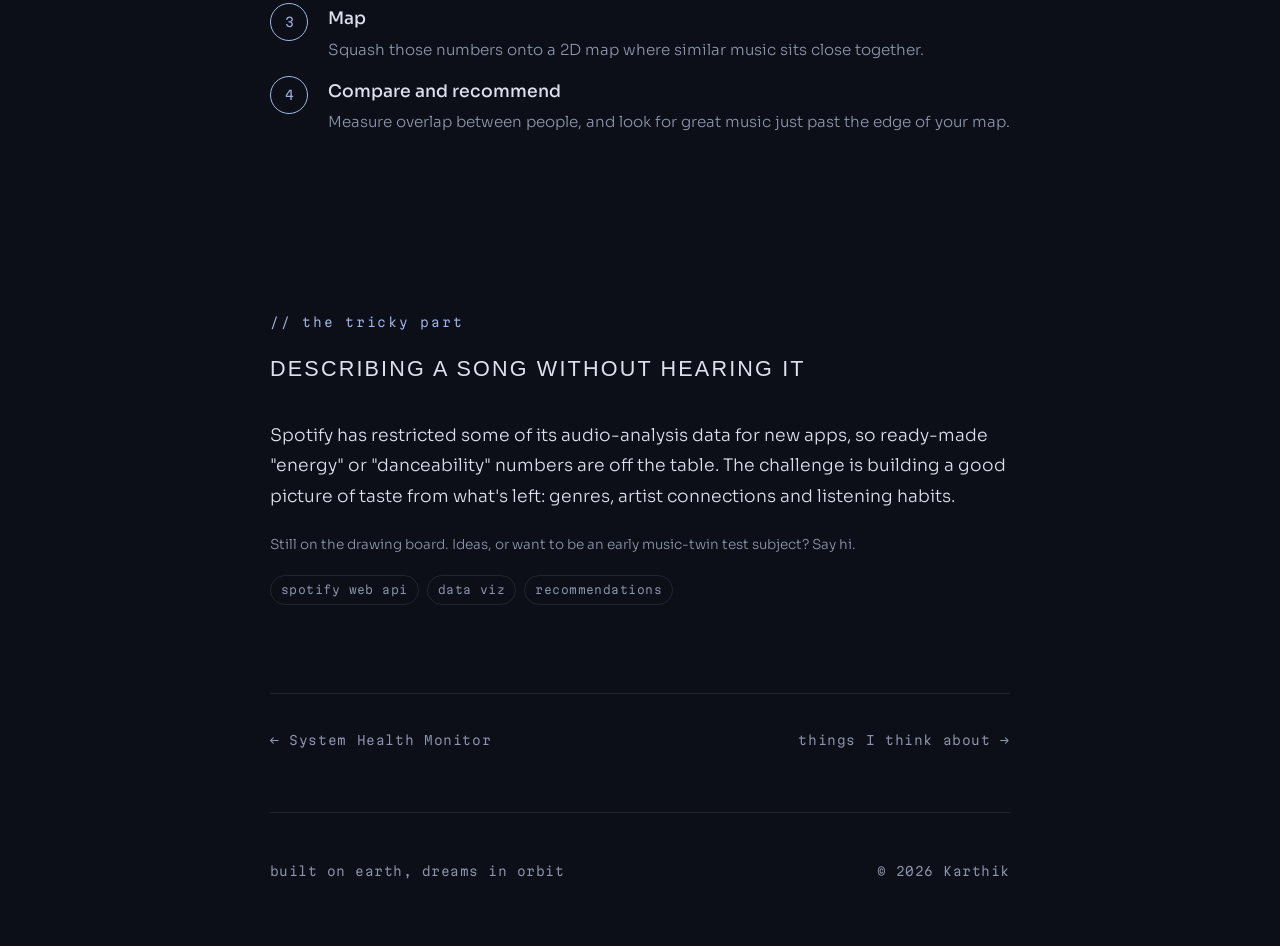
<file: project-tastelab.html>
<!doctype html>
<html lang="en" data-theme="dark">
<head>
<meta charset="utf-8">
<meta name="viewport" content="width=device-width, initial-scale=1, viewport-fit=cover">
<title>Spotify Taste Lab</title>
<meta name="claude:viewport-fit-sides" content="cover">
<meta name="description" content="A side idea in progress: turning your listening history into a map of your music taste.">
<link rel="preconnect" href="https://fonts.googleapis.com">
<link rel="preconnect" href="https://fonts.gstatic.com" crossorigin>
<link rel="stylesheet" href="https://fonts.googleapis.com/css2?family=Syncopate:wght@400;700&family=Sora:wght@300;400;500&family=Martian+Mono:wght@300;400&display=swap">
<link rel="stylesheet" href="style.css">
</head>
<body>
<canvas id="haze" aria-hidden="true"></canvas>
<div class="wrap" class="page">
  <nav class="top" aria-label="Main">
    <a class="back" href="index.html#projects">&larr; back to projects</a>
    <div class="links">
      <a href="index.html" class="mark">plimm<span>.</span></a>
      <button id="theme" type="button" aria-label="Switch to light mode">
        <svg class="i-sun" viewBox="0 0 24 24" fill="none" stroke="currentColor" stroke-width="1.6" stroke-linecap="round"><circle cx="12" cy="12" r="4.2"/><path d="M12 2.5v2.2M12 19.3v2.2M4.2 4.2l1.6 1.6M18.2 18.2l1.6 1.6M2.5 12h2.2M19.3 12h2.2M4.2 19.8l1.6-1.6M18.2 5.8l1.6-1.6"/></svg>
        <svg class="i-moon" viewBox="0 0 24 24" fill="none" stroke="currentColor" stroke-width="1.6" stroke-linecap="round" stroke-linejoin="round"><path d="M20 14.5A8 8 0 1 1 9.5 4a6.5 6.5 0 0 0 10.5 10.5z"/></svg>
      </button>
    </div>
  </nav>
<header class="page-head">
    <p class="label">// side idea · in progress</p>
    <h1>Spotify Taste Lab</h1>
    <p class="lede">What does your music taste look like as a map? A side idea I've been itching to build: turning your listening history into something you can explore.</p>
  </header>

  <main>
    <section>
      <p class="label">// the 10-second version</p>
      <div class="kid"><p>Your playlists are secretly a map of you. Taste Lab would draw that map, find the friend whose map looks most like yours, and point you to music you'd probably love but haven't found yet.</p></div>
    </section>

    <section class="prose">
      <p class="label">// the plan</p>
      <h2>What it would do</h2>
      <ul class="dots">
        <li><b>Taste map:</b> see which moods and genres you actually live in, not the ones you think you do.</li>
        <li><b>Music twin:</b> compare with friends to find whose taste overlaps yours most.</li>
        <li><b>Taste drift:</b> watch how your listening changes month to month.</li>
        <li><b>Edge picks:</b> songs just outside your comfort zone: close enough to like, far enough to surprise you.</li>
      </ul>
    </section>

    <section>
      <p class="label">// how it would work</p>
      <h2>The pipeline I have in mind</h2>
      <ol class="pipe">
        <li><div><b>Connect</b><span>Log in with Spotify to read your top artists, top tracks and recent plays.</span></div></li>
        <li><div><b>Describe</b><span>Turn each artist into numbers from genres, popularity and listening patterns.</span></div></li>
        <li><div><b>Map</b><span>Squash those numbers onto a 2D map where similar music sits close together.</span></div></li>
        <li><div><b>Compare and recommend</b><span>Measure overlap between people, and look for great music just past the edge of your map.</span></div></li>
      </ol>
    </section>

    <section class="prose">
      <p class="label">// the tricky part</p>
      <h2>Describing a song without hearing it</h2>
      <p>Spotify has restricted some of its audio-analysis data for new apps, so ready-made "energy" or "danceability" numbers are off the table. The challenge is building a good picture of taste from what's left: genres, artist connections and listening habits.</p>
      <p class="note">Still on the drawing board. Ideas, or want to be an early music-twin test subject? Say hi.</p>
      <ul class="tags"><li>spotify web api</li><li>data viz</li><li>recommendations</li></ul>
    </section>
  </main>

  <nav class="nextpage" aria-label="More projects">
    <a href="project-health.html">&larr; System Health Monitor</a>
    <a href="index.html#orbit">things I think about &rarr;</a>
  </nav>

  <footer>
    <span>built on earth, dreams in orbit</span>
    <span>&copy; 2026 Karthik</span>
  </footer>
</div>
<script src="site.js"></script>
</body>
</html>
</file>
<file: style.css>
/* Layout: one calm column drifting over a slow haze field; detail pages reuse the same column with a back link. */
:root {
  --bg: #0C0F18;
  --ink: #DDE1EC;
  --ink-soft: #8E95AB;
  --line: rgba(221, 225, 236, 0.1);
  --accent: #A3B6E2;
  --accent-2: #E2B9A9;
  --panel: rgba(255, 255, 255, 0.035);
  --panel-strong: rgba(255, 255, 255, 0.06);
  --panel-line: rgba(255, 255, 255, 0.08);
  --good: #9FD3B8;
  --haze-a: 64, 84, 150;
  --haze-b: 118, 72, 110;
  --haze-c: 52, 104, 112;
  --haze-alpha: 0.32;
  --star: 1;
  --moon-lit: #E9E6DC;
  --moon-dark: #0C0F18;
  --moon-glow: rgba(220, 226, 255, 0.3);

  --f-display: "Syncopate", "Michroma", "Eurostile", "Arial Black", sans-serif;
  --f-body: "Sora", "Avenir Next", "Segoe UI", system-ui, sans-serif;
  --f-mono: "Martian Mono", "JetBrains Mono", ui-monospace, "SF Mono", Menlo, monospace;

  --step--1: clamp(0.72rem, 0.7rem + 0.1vw, 0.78rem);
  --step-0: clamp(1rem, 0.96rem + 0.2vw, 1.08rem);
  --step-1: clamp(1.15rem, 1.05rem + 0.4vw, 1.35rem);
  --step-2: clamp(1.4rem, 1.2rem + 0.9vw, 1.9rem);
  --step-3: clamp(1.9rem, 1.4rem + 2.6vw, 3.2rem);
  --step-hero: clamp(2.6rem, 1.4rem + 6vw, 5.6rem);
  color-scheme: dark;
}
:root[data-theme="light"] {
  --bg: #E7EAF0;
  --ink: #252A3B;
  --ink-soft: #5B6176;
  --line: rgba(37, 42, 59, 0.12);
  --accent: #4C6799;
  --accent-2: #A86A55;
  --panel: rgba(255, 255, 255, 0.42);
  --panel-strong: rgba(255, 255, 255, 0.6);
  --panel-line: rgba(255, 255, 255, 0.75);
  --good: #3D7D5E;
  --haze-a: 176, 190, 226;
  --haze-b: 236, 208, 200;
  --haze-c: 192, 220, 214;
  --haze-alpha: 0.55;
  --star: 0;
  --moon-lit: #F7F5EE;
  --moon-dark: #C9CEDA;
  --moon-glow: rgba(255, 252, 240, 0.9);
  color-scheme: light;
}

* { box-sizing: border-box; }
html { scroll-behavior: smooth; }
body {
  margin: 0;
  background: var(--bg);
  color: var(--ink);
  font-family: var(--f-body);
  font-weight: 300;
  font-size: var(--step-0);
  line-height: 1.75;
  transition: background-color 0.8s ease, color 0.8s ease;
  overflow-x: hidden;
}
img, svg { max-width: 100%; }
#haze { position: fixed; inset: 0; width: 100%; height: 100%; z-index: 0; pointer-events: none; }
.wrap {
  position: relative; z-index: 1;
  max-width: 780px; margin: 0 auto;
  padding-left: max(20px, env(safe-area-inset-left, 0px));
  padding-right: max(20px, env(safe-area-inset-right, 0px));
}
a { color: var(--accent); }
a:focus-visible, button:focus-visible { outline: 2px solid var(--accent); outline-offset: 4px; border-radius: 6px; }

/* nav */
nav.top { display: flex; align-items: center; justify-content: space-between; gap: 16px; padding-block: 28px 0; }
.mark { font-family: var(--f-mono); font-size: var(--step--1); letter-spacing: 0.08em; color: var(--ink-soft); text-decoration: none; }
.mark span { color: var(--accent); }
.links { display: flex; align-items: center; gap: clamp(12px, 3vw, 28px); flex-wrap: wrap; justify-content: flex-end; }
.links a { font-family: var(--f-mono); font-size: var(--step--1); letter-spacing: 0.06em; color: var(--ink-soft); text-decoration: none; transition: color 0.3s; }
.links a:hover, .links a:focus-visible { color: var(--ink); }
#theme {
  width: 38px; height: 38px; border-radius: 50%; border: 1px solid var(--line); background: var(--panel);
  color: var(--ink); display: grid; place-items: center; cursor: pointer;
  backdrop-filter: blur(8px); -webkit-backdrop-filter: blur(8px); transition: border-color 0.3s, transform 0.4s;
}
#theme:hover { border-color: var(--accent); transform: rotate(-12deg); }
#theme svg { width: 16px; height: 16px; }
.i-moon { display: none; }
:root[data-theme="light"] .i-moon { display: block; }
:root[data-theme="light"] .i-sun { display: none; }

/* hero */
.hero { position: relative; padding-block: clamp(80px, 15vw, 150px) clamp(56px, 10vw, 96px); }
.moon {
  position: absolute; z-index: -1; right: clamp(-10px, 2vw, 20px); top: clamp(36px, 8vw, 76px);
  width: clamp(110px, 22vw, 190px); aspect-ratio: 1; max-width: 100%; border-radius: 50%;
  background: radial-gradient(circle at 35% 35%, var(--moon-lit), var(--moon-dark) 140%);
  box-shadow: inset -28px -14px 0 0 var(--moon-dark), 0 0 80px 10px var(--moon-glow);
  opacity: 0.85; transition: box-shadow 0.8s, background 0.8s;
}
.eyebrow { font-family: var(--f-mono); font-size: var(--step--1); letter-spacing: 0.14em; color: var(--accent); margin: 0 0 18px; }
h1.name { font-family: var(--f-display); font-weight: 700; font-size: var(--step-hero); line-height: 1; letter-spacing: 0.04em; margin: 0; }
.aka { margin: 20px 0 0; color: var(--ink-soft); font-size: var(--step-1); }
.aka b { font-family: var(--f-display); font-weight: 400; font-size: 0.8em; letter-spacing: 0.1em; color: var(--ink); }
.hero > * { animation: rise 1.4s cubic-bezier(.2,.7,.2,1) both; }
.hero > :nth-child(3) { animation-delay: 0.12s; }
.hero > :nth-child(4) { animation-delay: 0.3s; }
@keyframes rise { from { opacity: 0.35; transform: translateY(10px); } to { opacity: 1; transform: none; } }

/* sections */
section { padding-block: clamp(48px, 9vw, 88px); }
.label { font-family: var(--f-mono); font-size: var(--step--1); letter-spacing: 0.14em; color: var(--accent); margin: 0 0 10px; }
h2 { font-family: var(--f-display); font-weight: 400; font-size: var(--step-1); letter-spacing: 0.1em; text-transform: uppercase; margin: 0 0 32px; text-wrap: balance; }
.prose p { margin: 0 0 1.3em; max-width: 64ch; }
.prose p:last-child { margin-bottom: 0; }
.about h2 + p { font-size: var(--step-1); line-height: 1.6; }

/* project cards */
.projects { display: grid; gap: 18px; }
a.card {
  display: block; text-decoration: none; color: inherit;
  padding: clamp(22px, 4vw, 30px); background: var(--panel);
  border: 1px solid var(--panel-line); border-radius: 18px;
  backdrop-filter: blur(14px); -webkit-backdrop-filter: blur(14px);
  transition: transform 0.6s cubic-bezier(.2,.7,.2,1), border-color 0.4s, background 0.4s; min-width: 0; position: relative;
}
a.card:hover, a.card:focus-visible { transform: translateY(-3px); border-color: var(--accent); background: var(--panel-strong); }
a.card h3 { font-family: var(--f-display); font-weight: 700; font-size: clamp(0.95rem, 0.9rem + 0.3vw, 1.1rem); letter-spacing: 0.08em; margin: 0 0 4px; padding-right: 28px; }
a.card .kind { font-family: var(--f-mono); font-size: var(--step--1); color: var(--ink-soft); letter-spacing: 0.04em; margin: 0 0 14px; }
a.card p { margin: 0; max-width: 62ch; }
.arrow { position: absolute; top: clamp(22px, 4vw, 30px); right: clamp(22px, 4vw, 30px); color: var(--ink-soft); transition: transform 0.4s, color 0.4s; font-family: var(--f-mono); }
a.card:hover .arrow, a.card:focus-visible .arrow { transform: translateX(4px); color: var(--accent); }
.tags { display: flex; flex-wrap: wrap; gap: 8px; margin: 18px 0 0; padding: 0; list-style: none; }
.tags li { font-family: var(--f-mono); font-size: 0.7rem; letter-spacing: 0.04em; padding: 4px 10px; border-radius: 999px; border: 1px solid var(--line); color: var(--ink-soft); }
.wip { font-family: var(--f-mono); font-weight: 400; font-size: 0.62rem; letter-spacing: 0.06em; text-transform: lowercase; vertical-align: middle; margin-left: 8px; padding: 3px 9px; border-radius: 999px; border: 1px dashed var(--accent); color: var(--accent); white-space: nowrap; }

/* orbit grid */
.orbit { display: grid; grid-template-columns: repeat(4, minmax(0, 1fr)); gap: 12px; }
a.orb {
  display: flex; flex-direction: column; text-decoration: none; color: inherit; min-width: 0;
  padding: 18px 16px; border-radius: 16px; border: 1px solid transparent;
  transition: border-color 0.4s, background 0.4s, transform 0.6s cubic-bezier(.2,.7,.2,1);
}
a.orb:hover, a.orb:focus-visible { border-color: var(--panel-line); background: var(--panel); transform: translateY(-3px); }
.fig { font-family: var(--f-mono); font-weight: 300; font-size: clamp(1.1rem, 0.95rem + 0.6vw, 1.4rem); line-height: 1.15; color: var(--accent); margin: 0 0 12px; font-variant-numeric: tabular-nums; overflow-wrap: anywhere; }
.fig sup { font-size: 0.5em; }
a.orb h3 { font-family: var(--f-display); font-weight: 400; font-size: 0.76rem; letter-spacing: 0.12em; text-transform: uppercase; margin: 0 0 8px; }
a.orb p { margin: 0; color: var(--ink-soft); font-size: 0.93rem; line-height: 1.6; }
a.orb .more { margin-top: auto; padding-top: 14px; font-family: var(--f-mono); font-size: 0.7rem; letter-spacing: 0.06em; color: var(--ink-soft); transition: color 0.3s; }
a.orb:hover .more, a.orb:focus-visible .more { color: var(--accent); }

/* contact */
.contact p { margin: 0 0 24px; max-width: 54ch; }
.mail { display: flex; align-items: center; gap: 12px; flex-wrap: wrap; margin-bottom: 24px; }
.mail a { font-family: var(--f-mono); font-size: clamp(0.9rem, 0.8rem + 0.6vw, 1.2rem); color: var(--ink); text-decoration: none; overflow-wrap: anywhere; border-bottom: 1px solid var(--accent); padding-bottom: 2px; user-select: all; -webkit-user-select: all; }
.mail a:hover { color: var(--accent); }
.btn {
  font-family: var(--f-mono); font-size: var(--step--1); letter-spacing: 0.06em; padding: 7px 15px; border-radius: 999px; cursor: pointer;
  border: 1px solid var(--line); background: var(--panel); color: var(--ink-soft); transition: border-color 0.3s, color 0.3s, background 0.3s;
}
.btn:hover { border-color: var(--accent); color: var(--ink); }
.btn[aria-pressed="true"] { border-color: var(--accent); color: var(--ink); background: var(--panel-strong); }

footer { padding-block: 48px 64px; margin-top: 24px; border-top: 1px solid var(--line); display: flex; justify-content: space-between; gap: 12px; flex-wrap: wrap; font-family: var(--f-mono); font-size: var(--step--1); color: var(--ink-soft); letter-spacing: 0.04em; }

/* ---------- detail pages ---------- */
.back { display: inline-flex; gap: 8px; align-items: center; font-family: var(--f-mono); font-size: var(--step--1); letter-spacing: 0.06em; color: var(--ink-soft); text-decoration: none; }
.back:hover { color: var(--accent); }
.page-head { padding-block: clamp(56px, 10vw, 100px) clamp(24px, 5vw, 40px); }
.page-head h1 { font-family: var(--f-display); font-weight: 700; font-size: var(--step-3); line-height: 1.08; letter-spacing: 0.04em; margin: 0 0 20px; text-wrap: balance; }
.lede { font-size: var(--step-1); line-height: 1.6; max-width: 58ch; margin: 0; color: var(--ink); }
.page section { padding-block: clamp(36px, 6vw, 60px); border-top: 1px solid var(--line); }
.page h2 { margin-bottom: 22px; }
.page h3 { font-family: var(--f-display); font-weight: 700; font-size: 0.9rem; letter-spacing: 0.08em; margin: 28px 0 8px; }
.page ul.dots { margin: 0 0 1.3em; padding: 0; list-style: none; display: grid; gap: 10px; max-width: 64ch; }
.page ul.dots li { padding-left: 22px; position: relative; }
.page ul.dots li::before { content: ""; position: absolute; left: 3px; top: 0.72em; width: 6px; height: 6px; border-radius: 50%; background: var(--accent); opacity: 0.75; }
.kid {
  padding: clamp(20px, 4vw, 28px); border-radius: 18px; background: var(--panel); border: 1px solid var(--panel-line);
  backdrop-filter: blur(14px); -webkit-backdrop-filter: blur(14px); font-size: var(--step-1); line-height: 1.6;
}
.kid p { margin: 0; }
.term { font-family: var(--f-mono); font-size: 0.85em; color: var(--accent); white-space: nowrap; }

/* pipeline */
.pipe { list-style: none; margin: 0; padding: 0; display: grid; gap: 12px; counter-reset: step; }
.pipe li { display: grid; grid-template-columns: 44px minmax(0, 1fr); gap: 14px; align-items: start; counter-increment: step; }
.pipe li::before {
  content: counter(step); width: 36px; height: 36px; border-radius: 50%; display: grid; place-items: center;
  border: 1px solid var(--accent); color: var(--accent); font-family: var(--f-mono); font-size: 0.8rem; background: var(--bg);
}
.pipe b { font-weight: 500; display: block; }
.pipe span { color: var(--ink-soft); font-size: 0.95rem; }

/* stats */
.stats { display: grid; grid-template-columns: repeat(auto-fit, minmax(150px, 1fr)); gap: 14px; margin: 8px 0 18px; }
.stat { padding: 18px; border-radius: 14px; background: var(--panel); border: 1px solid var(--panel-line); min-width: 0; }
.stat .n { font-family: var(--f-mono); font-size: var(--step-2); color: var(--accent); line-height: 1.1; font-variant-numeric: tabular-nums; overflow-wrap: anywhere; }
.stat .t { font-size: 0.85rem; color: var(--ink-soft); line-height: 1.5; margin-top: 6px; }
.note { font-size: 0.85rem; color: var(--ink-soft); max-width: 64ch; }
.tablewrap { overflow-x: auto; margin: 0 0 1.3em; }
table { border-collapse: collapse; min-width: 420px; width: 100%; font-size: 0.92rem; }
th, td { text-align: left; padding: 10px 12px; border-bottom: 1px solid var(--line); vertical-align: top; }
th { font-family: var(--f-mono); font-weight: 400; font-size: 0.72rem; letter-spacing: 0.08em; color: var(--ink-soft); text-transform: uppercase; }
td.num { font-family: var(--f-mono); font-variant-numeric: tabular-nums; white-space: nowrap; }

/* split / compare */
.split { display: grid; grid-template-columns: repeat(2, minmax(0, 1fr)); gap: 16px; }
.split > div { padding: 22px; border-radius: 16px; background: var(--panel); border: 1px solid var(--panel-line); min-width: 0; }
.split h3 { margin-top: 0; }
.split p { margin: 0 0 10px; font-size: 0.95rem; }

/* timeline */
.timeline { list-style: none; margin: 0; padding: 0 0 0 18px; border-left: 1px solid var(--line); display: grid; gap: 18px; }
.timeline li { position: relative; }
.timeline li::before { content: ""; position: absolute; left: -23px; top: 0.6em; width: 9px; height: 9px; border-radius: 50%; background: var(--accent); }
.timeline .yr { font-family: var(--f-mono); font-size: var(--step--1); color: var(--accent); letter-spacing: 0.06em; display: block; }

/* toggles + panels */
.toggle { display: inline-flex; gap: 6px; padding: 5px; border-radius: 999px; border: 1px solid var(--line); background: var(--panel); flex-wrap: wrap; margin-bottom: 24px; }
.toggle .btn { border-color: transparent; background: transparent; }
.toggle .btn[aria-pressed="true"] { background: var(--panel-strong); border-color: var(--accent); }

/* gallery cards */
.gallery { display: grid; gap: 16px; }
.gallery > div { padding: clamp(20px, 4vw, 26px); border-radius: 16px; background: var(--panel); border: 1px solid var(--panel-line); min-width: 0; }
.gallery h3 { margin-top: 0; }
.gallery p { margin: 0 0 10px; }
.gallery p:last-child { margin-bottom: 0; }
.verdict { font-family: var(--f-mono); font-size: 0.78rem; color: var(--accent-2); letter-spacing: 0.03em; }

/* interactive bits */
.doors { display: flex; gap: 12px; flex-wrap: wrap; margin: 16px 0; }
.door {
  width: 84px; height: 116px; border-radius: 12px 12px 4px 4px; border: 1px solid var(--accent); background: var(--panel-strong);
  color: var(--ink); font-family: var(--f-display); font-size: 1.2rem; cursor: pointer; display: grid; place-items: center; transition: background 0.3s, transform 0.3s;
}
.door:hover:not(:disabled) { transform: translateY(-3px); }
.door.picked { background: rgba(163, 182, 226, 0.22); }
.door.open { opacity: 0.55; cursor: default; }
.door:disabled { cursor: default; }
.out { font-family: var(--f-mono); font-size: 0.85rem; color: var(--ink-soft); min-height: 1.6em; }
.row { display: flex; gap: 10px; flex-wrap: wrap; align-items: center; margin: 10px 0; }
input[type="range"] { width: min(320px, 100%); accent-color: var(--accent); }
.bigout { font-family: var(--f-mono); font-size: var(--step-2); color: var(--accent); }

.board { display: grid; grid-template-columns: repeat(8, 1fr); width: min(320px, 100%); aspect-ratio: 1; border-radius: 8px; overflow: hidden; border: 1px solid var(--line); margin: 12px 0; }
.board div { display: grid; place-items: center; font-size: clamp(1rem, 4.5vw, 1.6rem); line-height: 1; }
.board .l { background: rgba(163, 182, 226, 0.16); }
.board .d { background: rgba(163, 182, 226, 0.04); }

.linkrow { display: grid; gap: 10px; }
.linkrow a {
  display: flex; justify-content: space-between; gap: 16px; align-items: center; text-decoration: none; color: var(--ink);
  padding: 16px 18px; border-radius: 14px; background: var(--panel); border: 1px solid var(--panel-line); transition: border-color 0.3s; min-width: 0;
}
.linkrow a:hover, .linkrow a:focus-visible { border-color: var(--accent); }
.linkrow small { display: block; color: var(--ink-soft); font-size: 0.82rem; }
.linkrow .go { font-family: var(--f-mono); color: var(--accent); flex-shrink: 0; }
.nextpage { display: flex; justify-content: space-between; gap: 12px; flex-wrap: wrap; padding-block: 36px; border-top: 1px solid var(--line); }
.nextpage a { font-family: var(--f-mono); font-size: var(--step--1); color: var(--ink-soft); text-decoration: none; letter-spacing: 0.05em; }
.nextpage a:hover { color: var(--accent); }

@media (max-width: 760px) {
  .orbit { grid-template-columns: repeat(2, minmax(0, 1fr)); }
  .split { grid-template-columns: 1fr; }
  .links a.hide-sm { display: none; }
}
@media (max-width: 360px) {
  .orbit { grid-template-columns: 1fr; }
}
@media (prefers-reduced-motion: reduce) {
  *, *::before, *::after { animation: none !important; transition: none !important; }
  html { scroll-behavior: auto; }
}

/* terminal mock */
.term-block {
  font-family: var(--f-mono); font-size: clamp(0.68rem, 0.6rem + 0.4vw, 0.85rem); line-height: 1.7;
  padding: 20px 22px; margin: 0 0 14px; border-radius: 14px; overflow-x: auto;
  background: rgba(0, 0, 0, 0.35); border: 1px solid var(--panel-line); color: var(--ink);
}
:root[data-theme="light"] .term-block { background: rgba(255, 255, 255, 0.55); }
.term-block .ok { color: var(--good); }
.term-block .warn { color: #E5C07B; }
.term-block .bad { color: #E88A8A; }
:root[data-theme="light"] .term-block .warn { color: #9A6B12; }
:root[data-theme="light"] .term-block .bad { color: #B03A3A; }
</file>
